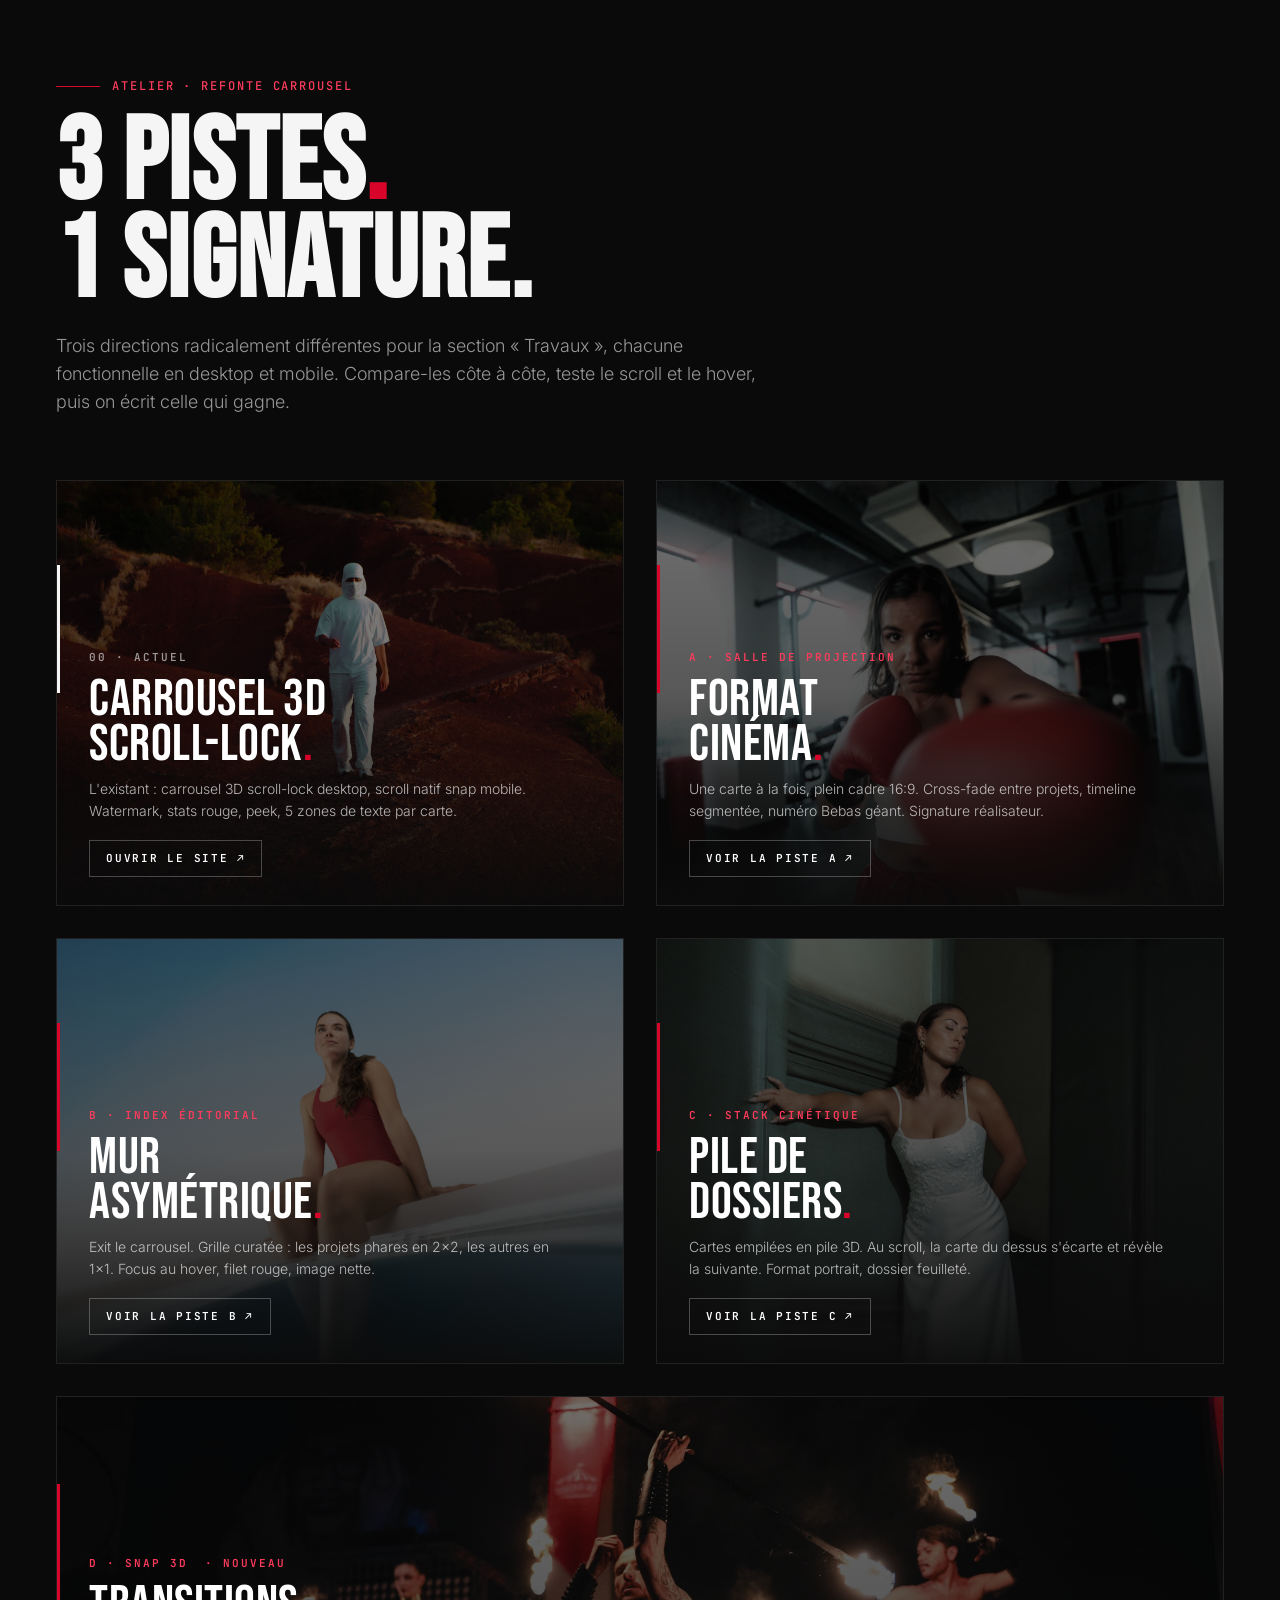
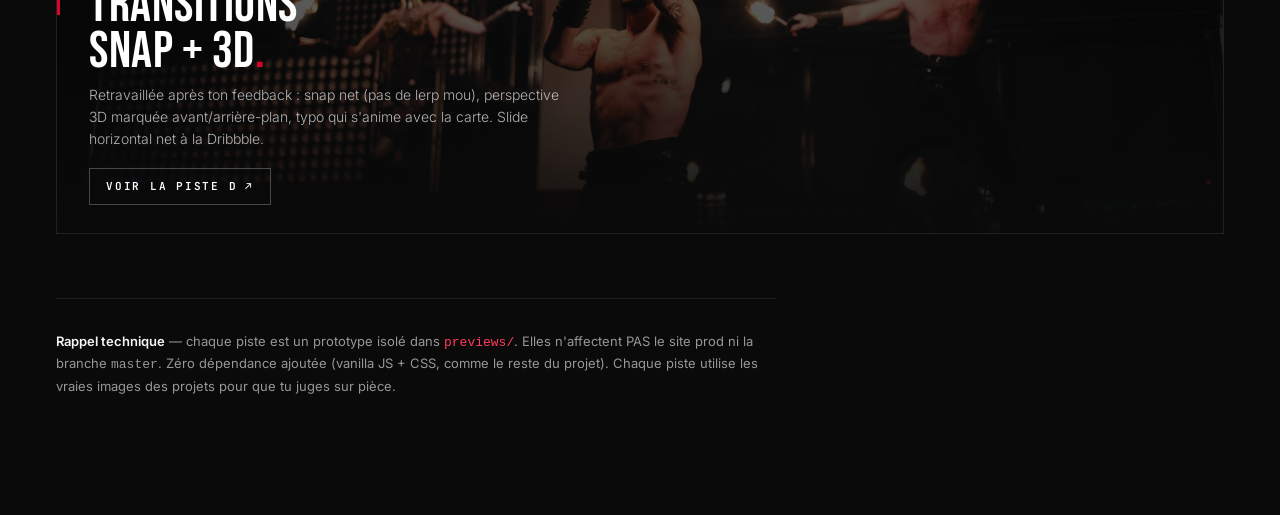
<file: previews/index.html>
<!DOCTYPE html>
<html lang="fr">
<head>
<meta charset="utf-8">
<meta name="viewport" content="width=device-width, initial-scale=1">
<title>Previews — Refonte Carrousel · Bastien Agus</title>
<base href="/">
<link rel="icon" type="image/svg+xml" href="favicon.svg">
<link rel="preconnect" href="https://fonts.googleapis.com">
<link rel="preconnect" href="https://fonts.gstatic.com" crossorigin>
<link href="https://fonts.googleapis.com/css2?family=Bebas+Neue&family=Inter:wght@300;400;500;600;700&family=JetBrains+Mono:wght@400;500;600&family=Ms+Madi&display=swap" rel="stylesheet">
<style>
  :root {
    --bg: #0a0a0a; --ink: #f5f5f5; --red: #d90429; --red-text: #ff3b5c;
    --ink-dim: rgba(245,245,245,.6); --cream: #f0ede8;
    --display: 'Bebas Neue', sans-serif;
    --sans: 'Inter', system-ui, sans-serif;
    --mono: 'JetBrains Mono', monospace;
    --script: 'Ms Madi', cursive;
  }
  *, *::before, *::after { margin:0; padding:0; box-sizing:border-box; }
  body { background: var(--bg); color: var(--ink); font-family: var(--sans); min-height: 100vh; }
  a { color: inherit; text-decoration: none; }

  .hub { max-width: 1400px; margin: 0 auto; padding: 80px 56px 120px; }
  .hub__eyebrow { display: flex; align-items: center; gap: 12px; margin-bottom: 24px; }
  .hub__eyebrow-line { width: 44px; height: 1px; background: var(--red); }
  .hub__eyebrow-text { font: 500 12px/1 var(--mono); letter-spacing: .16em; color: var(--red-text); }
  .hub__title { font-family: var(--display); font-size: min(9vw,120px); line-height: .85; letter-spacing: .01em; margin-bottom: 20px; }
  .hub__title .red { color: var(--red); }
  .hub__lead { max-width: 720px; font: 300 18px/1.55 var(--sans); color: var(--ink-dim); margin-bottom: 64px; }

  .hub__grid { display: grid; grid-template-columns: repeat(2, 1fr); gap: 32px; }
  @media (max-width: 900px) { .hub__grid { grid-template-columns: 1fr; gap: 20px; } .hub { padding: 60px 24px 80px; } }

  .card {
    position: relative; display: block; overflow: hidden;
    aspect-ratio: 4/3; background: #131313;
    border: 1px solid rgba(255,255,255,.06);
    transition: transform .5s cubic-bezier(.22,.61,.36,1), border-color .3s ease;
  }
  .card:hover { border-color: rgba(255,255,255,.2); }
  .card:hover .card__bg { transform: scale(1.06); filter: none; }
  .card:hover .card__rail { height: 60%; }

  .card__bg {
    position: absolute; inset: 0; background-size: cover; background-position: center;
    filter: grayscale(30%) brightness(.55);
    transition: transform 1s cubic-bezier(.22,.61,.36,1), filter .5s ease;
  }
  .card__scrim {
    position: absolute; inset: 0;
    background: linear-gradient(to top, rgba(10,10,10,.95) 0%, rgba(10,10,10,.4) 50%, rgba(10,10,10,.2) 100%);
  }
  .card__rail {
    position: absolute; left: 0; top: 20%; width: 3px; height: 30%; background: var(--red);
    transition: height .5s cubic-bezier(.22,.61,.36,1);
  }
  .card__body {
    position: absolute; left: 32px; right: 32px; bottom: 28px; z-index: 2;
  }
  .card__num {
    font: 600 11px/1 var(--mono); letter-spacing: .18em; color: var(--red-text); margin-bottom: 14px;
  }
  .card__title {
    font-family: var(--display); font-size: min(5.2vw,52px); line-height: .88; letter-spacing: .01em;
    color: #fff; margin-bottom: 10px;
  }
  .card__title .red { color: var(--red); }
  .card__lead {
    font: 300 14px/1.55 var(--sans); color: rgba(245,245,245,.72); max-width: 480px;
  }
  .card__cta {
    display: inline-flex; align-items: center; gap: 8px;
    margin-top: 18px; font: 600 11px/1 var(--mono); letter-spacing: .16em; color: #fff;
    padding: 12px 16px; border: 1px solid rgba(255,255,255,.25);
    transition: background .3s ease, border-color .3s ease;
  }
  .card:hover .card__cta { background: var(--red); border-color: var(--red); }
  .card__cta-arrow { display: inline-block; transition: transform .3s ease; }
  .card:hover .card__cta-arrow { transform: translate(3px,-3px); }

  .card--current .card__bg { filter: grayscale(0%) brightness(.7); }
  .card--current .card__num { color: var(--ink-dim); }
  .card--current .card__rail { background: var(--ink); }
  .card--current:hover .card__cta { background: transparent; border-color: var(--ink); }

  .footer-note {
    margin-top: 64px; padding-top: 32px; border-top: 1px solid rgba(255,255,255,.08);
    font: 400 13px/1.6 var(--sans); color: var(--ink-dim); max-width: 720px;
  }
  .footer-note strong { color: var(--ink); font-weight: 600; }
</style>
</head>
<body>
<main class="hub">
  <div class="hub__eyebrow">
    <span class="hub__eyebrow-line"></span>
    <span class="hub__eyebrow-text">ATELIER · REFONTE CARROUSEL</span>
  </div>
  <h1 class="hub__title">3 pistes<span class="red">.</span><br>1 signature.</h1>
  <p class="hub__lead">Trois directions radicalement différentes pour la section « Travaux », chacune fonctionnelle en desktop et mobile. Compare-les côte à côte, teste le scroll et le hover, puis on écrit celle qui gagne.</p>

  <div class="hub__grid">

    <a href="/" class="card card--current" target="_blank" rel="noopener">
      <div class="card__bg" style="background-image:url('assets/img/hakai-allumer.jpg')"></div>
      <div class="card__scrim"></div>
      <div class="card__rail"></div>
      <div class="card__body">
        <div class="card__num">00 · ACTUEL</div>
        <div class="card__title">CARROUSEL 3D<br>SCROLL-LOCK<span class="red">.</span></div>
        <p class="card__lead">L'existant : carrousel 3D scroll-lock desktop, scroll natif snap mobile. Watermark, stats rouge, peek, 5 zones de texte par carte.</p>
        <span class="card__cta">OUVRIR LE SITE <span class="card__cta-arrow">↗</span></span>
      </div>
    </a>

    <a href="previews/piste-a.html" class="card">
      <div class="card__bg" style="background-image:url('assets/img/wsc-spot.jpg')"></div>
      <div class="card__scrim"></div>
      <div class="card__rail"></div>
      <div class="card__body">
        <div class="card__num">A · SALLE DE PROJECTION</div>
        <div class="card__title">FORMAT<br>CINÉMA<span class="red">.</span></div>
        <p class="card__lead">Une carte à la fois, plein cadre 16:9. Cross-fade entre projets, timeline segmentée, numéro Bebas géant. Signature réalisateur.</p>
        <span class="card__cta">VOIR LA PISTE A <span class="card__cta-arrow">↗</span></span>
      </div>
    </a>

    <a href="previews/piste-b.html" class="card">
      <div class="card__bg" style="background-image:url('assets/img/wsc-affichage.jpg')"></div>
      <div class="card__scrim"></div>
      <div class="card__rail"></div>
      <div class="card__body">
        <div class="card__num">B · INDEX ÉDITORIAL</div>
        <div class="card__title">MUR<br>ASYMÉTRIQUE<span class="red">.</span></div>
        <p class="card__lead">Exit le carrousel. Grille curatée : les projets phares en 2×2, les autres en 1×1. Focus au hover, filet rouge, image nette.</p>
        <span class="card__cta">VOIR LA PISTE B <span class="card__cta-arrow">↗</span></span>
      </div>
    </a>

    <a href="previews/piste-c.html" class="card">
      <div class="card__bg" style="background-image:url('assets/img/maison-lyne-st-andre.jpg')"></div>
      <div class="card__scrim"></div>
      <div class="card__rail"></div>
      <div class="card__body">
        <div class="card__num">C · STACK CINÉTIQUE</div>
        <div class="card__title">PILE DE<br>DOSSIERS<span class="red">.</span></div>
        <p class="card__lead">Cartes empilées en pile 3D. Au scroll, la carte du dessus s'écarte et révèle la suivante. Format portrait, dossier feuilleté.</p>
        <span class="card__cta">VOIR LA PISTE C <span class="card__cta-arrow">↗</span></span>
      </div>
    </a>

    <a href="previews/piste-d.html" class="card" style="grid-column: 1 / -1; aspect-ratio: 8/3;">
      <div class="card__bg" style="background-image:url('assets/img/docks40.jpg')"></div>
      <div class="card__scrim"></div>
      <div class="card__rail"></div>
      <div class="card__body">
        <div class="card__num">D · SNAP 3D <span style="color:var(--red-text);margin-left:8px">· NOUVEAU</span></div>
        <div class="card__title">TRANSITIONS<br>SNAP + 3D<span class="red">.</span></div>
        <p class="card__lead">Retravaillée après ton feedback : snap net (pas de lerp mou), perspective 3D marquée avant/arrière-plan, typo qui s'anime avec la carte. Slide horizontal net à la Dribbble.</p>
        <span class="card__cta">VOIR LA PISTE D <span class="card__cta-arrow">↗</span></span>
      </div>
    </a>

  </div>

  <p class="footer-note">
    <strong>Rappel technique</strong> — chaque piste est un prototype isolé dans <code style="color:var(--red-text)">previews/</code>. Elles n'affectent PAS le site prod ni la branche <code>master</code>. Zéro dépendance ajoutée (vanilla JS + CSS, comme le reste du projet). Chaque piste utilise les vraies images des projets pour que tu juges sur pièce.
  </p>
</main>
</body>
</html>
</file>
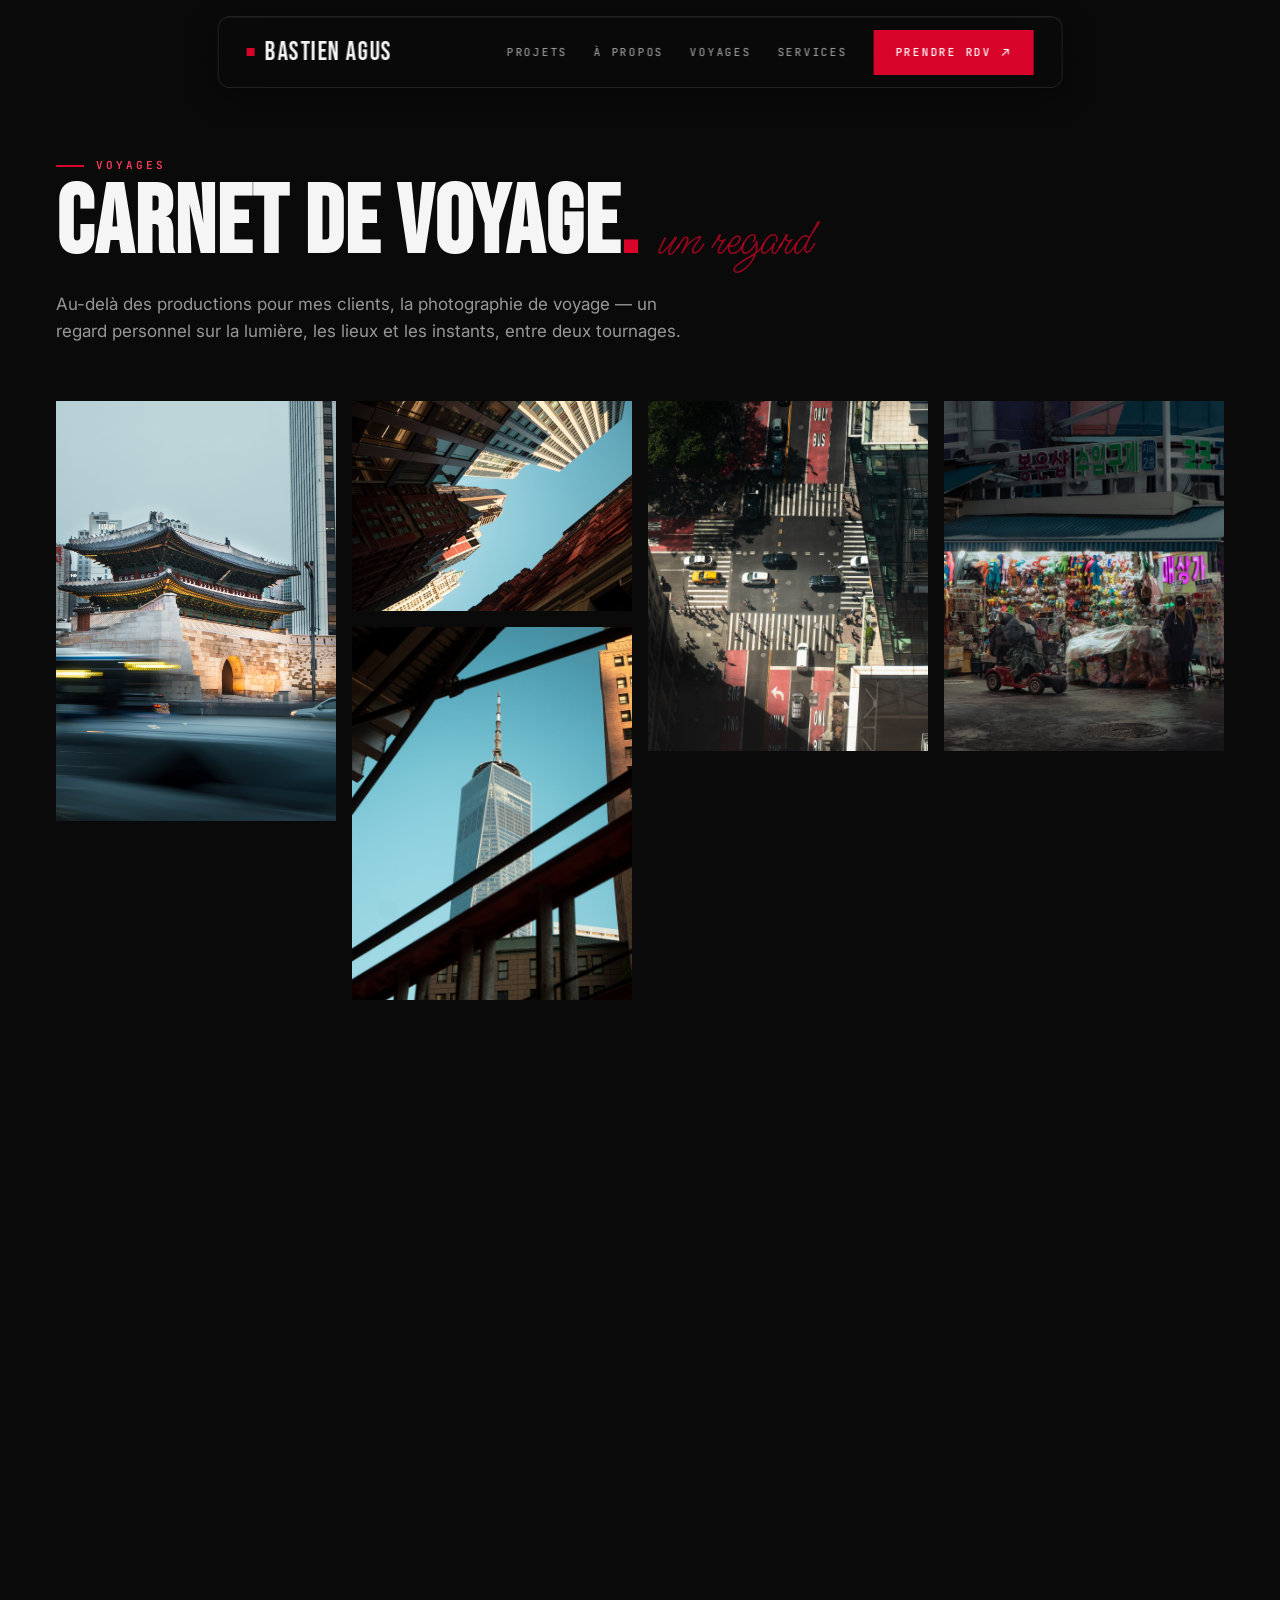
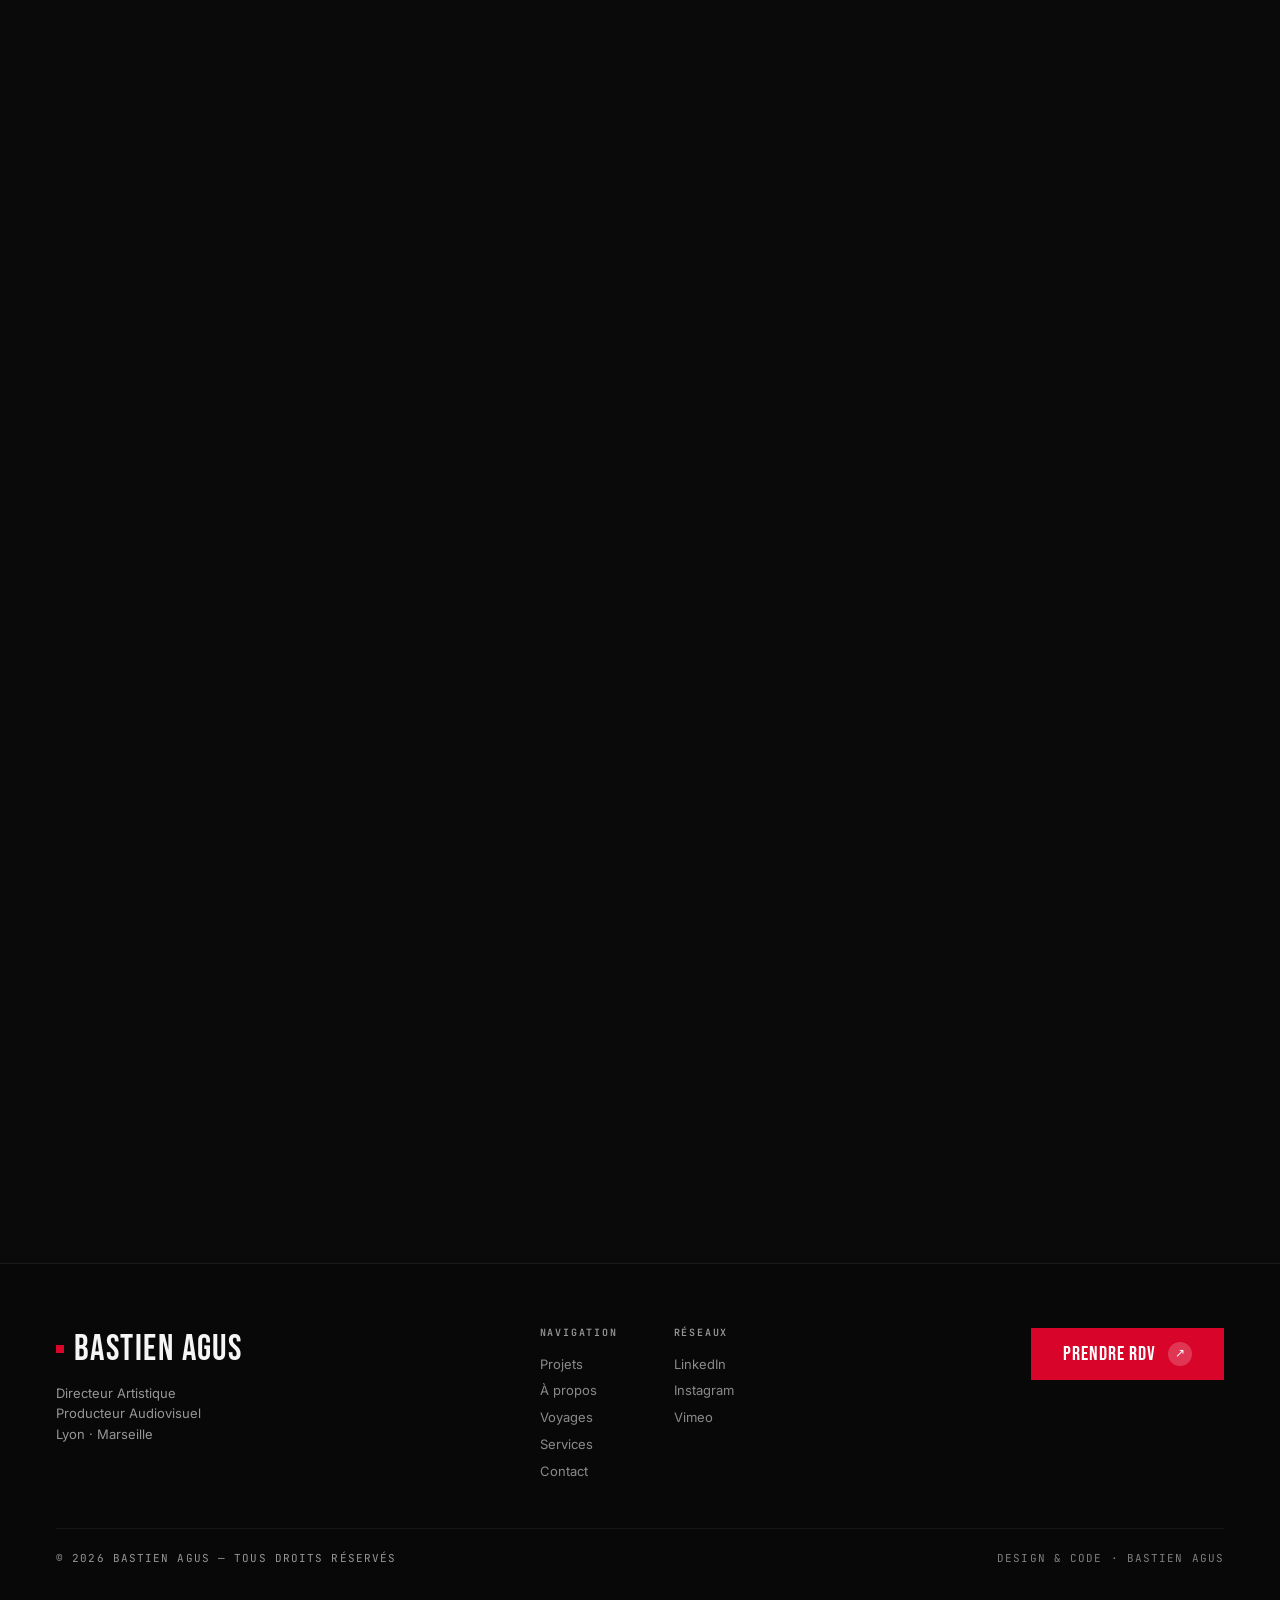
<file: voyages.html>
<!DOCTYPE html>
<html lang="fr">
<head>
<meta charset="utf-8">
<meta name="viewport" content="width=device-width, initial-scale=1">
<title>Voyages — Bastien Agus, photographie personnelle</title>
<meta name="description" content="Carnet de voyage de Bastien Agus, Directeur Artistique — un regard photographique personnel sur la lumière, les lieux et les instants, entre deux tournages.">
<link rel="icon" type="image/svg+xml" href="favicon.svg">
<!-- Hébergement gratuit Vercel (bastienagus.vercel.app) en attendant l'achat d'un nom de domaine — voir js/project-page.js (SITE_URL) -->
<link rel="canonical" href="https://bastienagus.vercel.app/voyages.html">
<meta property="og:type" content="website">
<meta property="og:site_name" content="Bastien Agus">
<meta property="og:locale" content="fr_FR">
<meta property="og:url" content="https://bastienagus.vercel.app/voyages.html">
<meta property="og:title" content="Voyages — Bastien Agus, photographie personnelle">
<meta property="og:description" content="Carnet de voyage de Bastien Agus, Directeur Artistique — un regard photographique personnel sur la lumière, les lieux et les instants, entre deux tournages.">
<meta property="og:image" content="https://bastienagus.vercel.app/assets/img/voyages/01.jpg">
<meta name="twitter:card" content="summary_large_image">
<meta name="twitter:title" content="Voyages — Bastien Agus, photographie personnelle">
<meta name="twitter:description" content="Carnet de voyage de Bastien Agus, Directeur Artistique — un regard photographique personnel sur la lumière, les lieux et les instants, entre deux tournages.">
<meta name="twitter:image" content="https://bastienagus.vercel.app/assets/img/voyages/01.jpg">
<link rel="preconnect" href="https://fonts.googleapis.com">
<link rel="preconnect" href="https://fonts.gstatic.com" crossorigin>
<link href="https://fonts.googleapis.com/css2?family=Bebas+Neue&family=Inter:wght@300;400;500;600;700&family=JetBrains+Mono:wght@400;500;600&family=Ms+Madi&display=swap" rel="stylesheet">
<link rel="stylesheet" href="css/styles.css">
</head>
<body>

<a href="#main-content" class="skip-link">Aller au contenu</a>

<!-- NAV (état statique/posé : pas de hero derrière, même pattern que projet.html) -->
<nav class="nav is-split" id="nav" data-static="true">
  <a href="index.html#hero" class="nav__brand">
    <span class="dot"></span>
    BASTIEN AGUS
  </a>
  <div class="nav__links">
    <a href="index.html#projets" class="nav__link">PROJETS</a>
    <a href="index.html#about" class="nav__link">À PROPOS</a>
    <a href="voyages.html" class="nav__link">VOYAGES</a>
    <a href="index.html#services" class="nav__link">SERVICES</a>
    <a href="index.html#contact" class="nav__cta">
      PRENDRE RDV
      <span class="nav__cta-arrow">↗</span>
    </a>
  </div>
  <button class="nav__burger" id="navBurger" type="button" aria-expanded="false" aria-controls="navMobilePanel" aria-label="Ouvrir le menu">
    <span class="nav__burger-bar"></span>
    <span class="nav__burger-bar"></span>
    <span class="nav__burger-bar"></span>
  </button>
</nav>
<div class="nav__mobile-panel" id="navMobilePanel">
  <a href="index.html#projets" class="nav__mobile-link">PROJETS</a>
  <a href="index.html#about" class="nav__mobile-link">À PROPOS</a>
  <a href="voyages.html" class="nav__mobile-link">VOYAGES</a>
  <a href="index.html#services" class="nav__mobile-link">SERVICES</a>
  <a href="index.html#contact" class="nav__mobile-link">PRENDRE RDV ↗</a>
</div>

<main id="main-content">
<!-- ============================== VOYAGES (galerie photo personnelle) ============================== -->
<section id="voyages" class="gallery">
  <div class="gallery__inner">
    <div class="eyebrow" data-reveal data-d="0">
      <span class="eyebrow__line"></span>
      <span class="eyebrow__text">VOYAGES</span>
    </div>
    <div class="gallery__head">
      <h1 class="section-title gallery__title" data-reveal data-split data-d="80">CARNET DE VOYAGE<span class="red">.</span></h1>
      <span class="script script--muted gallery__script" data-reveal data-d="120">un regard</span>
    </div>
    <p class="gallery__lead" data-reveal data-d="160">Au-delà des productions pour mes clients, la photographie de voyage — un regard personnel sur la lumière, les lieux et les instants, entre deux tournages.</p>
    <div class="gallery__grid" id="galleryGrid">
      <!-- Photos générées automatiquement depuis js/gallery.js -->
    </div>
  </div>
</section>
</main>

<!-- FOOTER -->
<footer class="footer">
  <div class="footer__top">
    <div>
      <div class="footer__brand">
        <span class="dot"></span>
        BASTIEN AGUS
      </div>
      <div class="footer__tagline">Directeur Artistique<br>Producteur Audiovisuel<br>Lyon · Marseille</div>
    </div>
    <div class="footer__cols">
      <div>
        <div class="footer__col-title">NAVIGATION</div>
        <div class="footer__col-links">
          <a href="index.html#projets">Projets</a>
          <a href="index.html#about">À propos</a>
          <a href="voyages.html">Voyages</a>
          <a href="index.html#services">Services</a>
          <a href="index.html#contact">Contact</a>
        </div>
      </div>
      <div>
        <div class="footer__col-title">RÉSEAUX</div>
        <div class="footer__col-links">
          <a href="https://www.linkedin.com/in/bastien-agus-53ba7216b/" target="_blank" rel="noopener noreferrer">LinkedIn</a>
          <a href="https://www.instagram.com/abcreazion/" target="_blank" rel="noopener noreferrer">Instagram</a>
          <a href="#">Vimeo</a>
        </div>
      </div>
    </div>
    <div>
      <a href="index.html#contact" class="btn-primary">
        PRENDRE RDV
        <span class="btn-primary__arrow btn-primary__arrow--sm">↗</span>
      </a>
    </div>
  </div>
  <div class="footer__bottom">
    <span>© 2026 BASTIEN AGUS — TOUS DROITS RÉSERVÉS</span>
    <span>DESIGN &amp; CODE · BASTIEN AGUS</span>
  </div>
</footer>

<script src="js/gallery.js"></script>
<script src="js/main.js"></script>
</body>
</html>
</file>
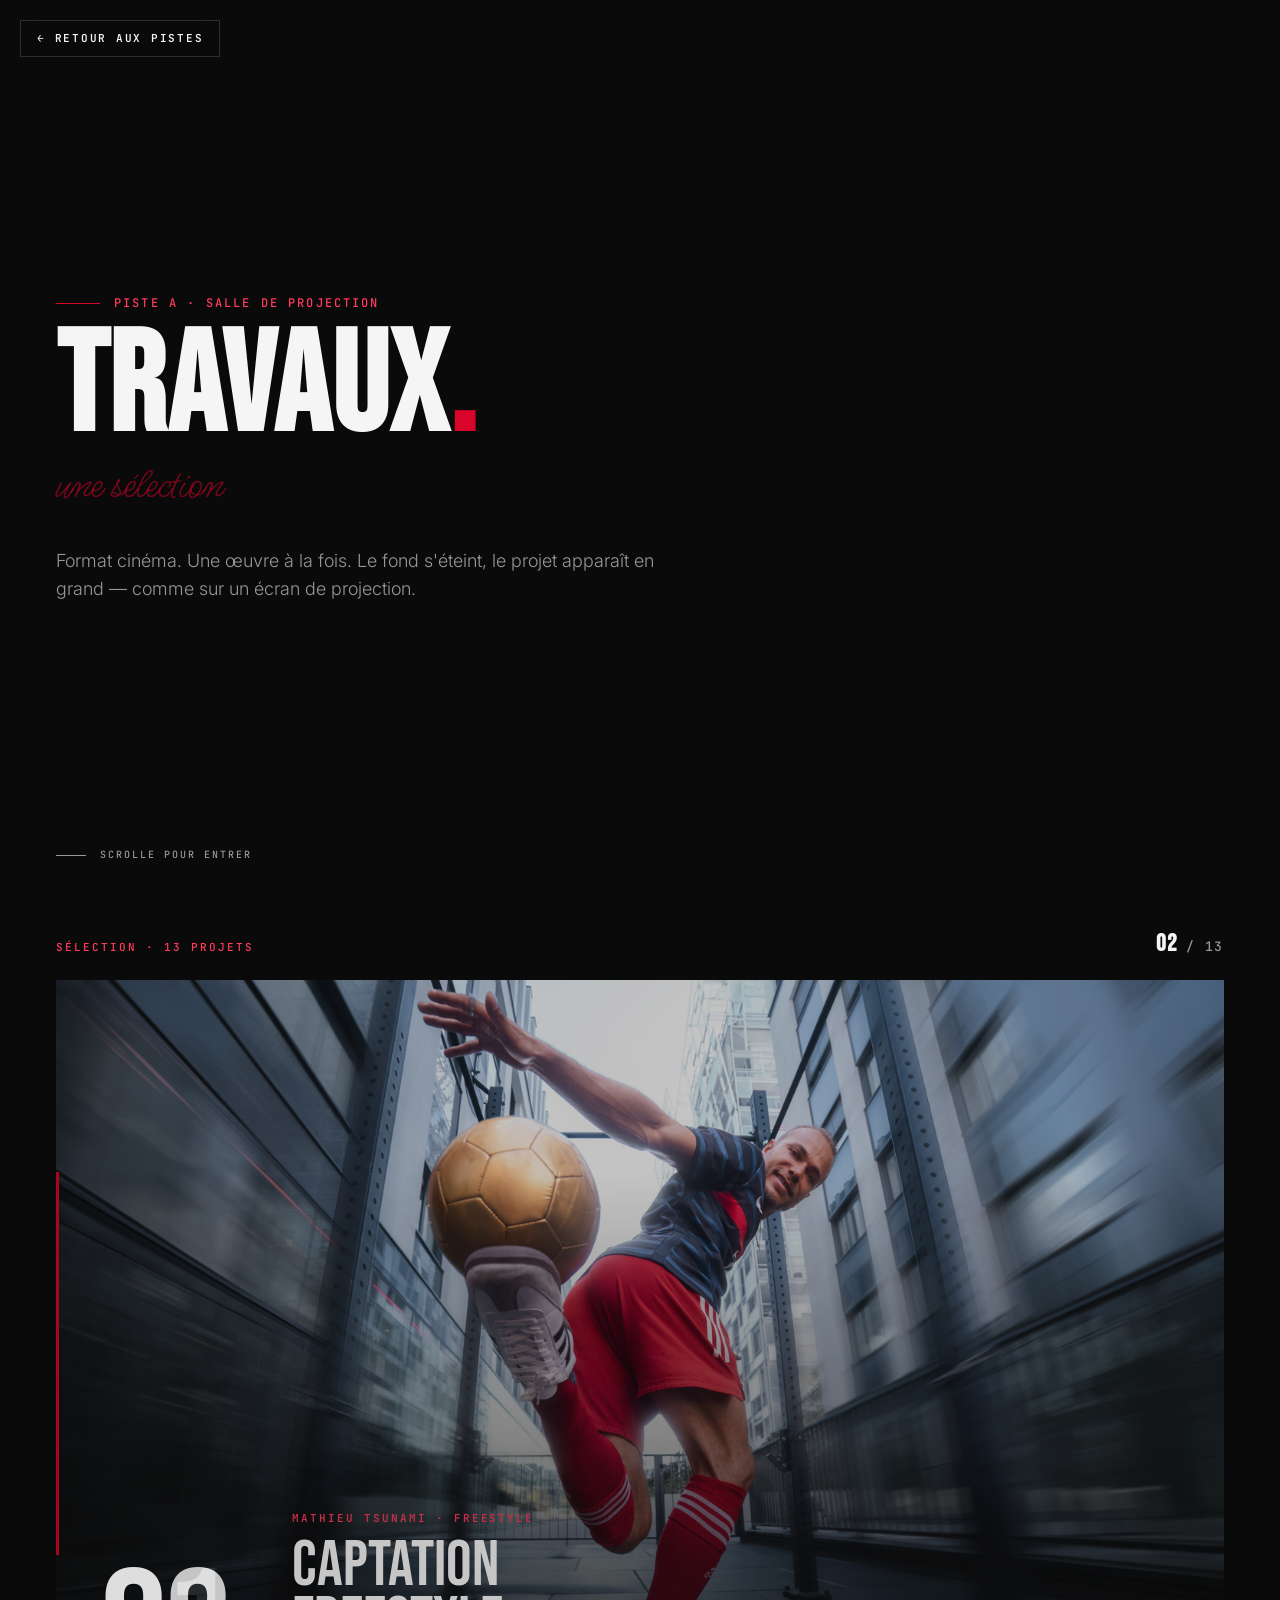
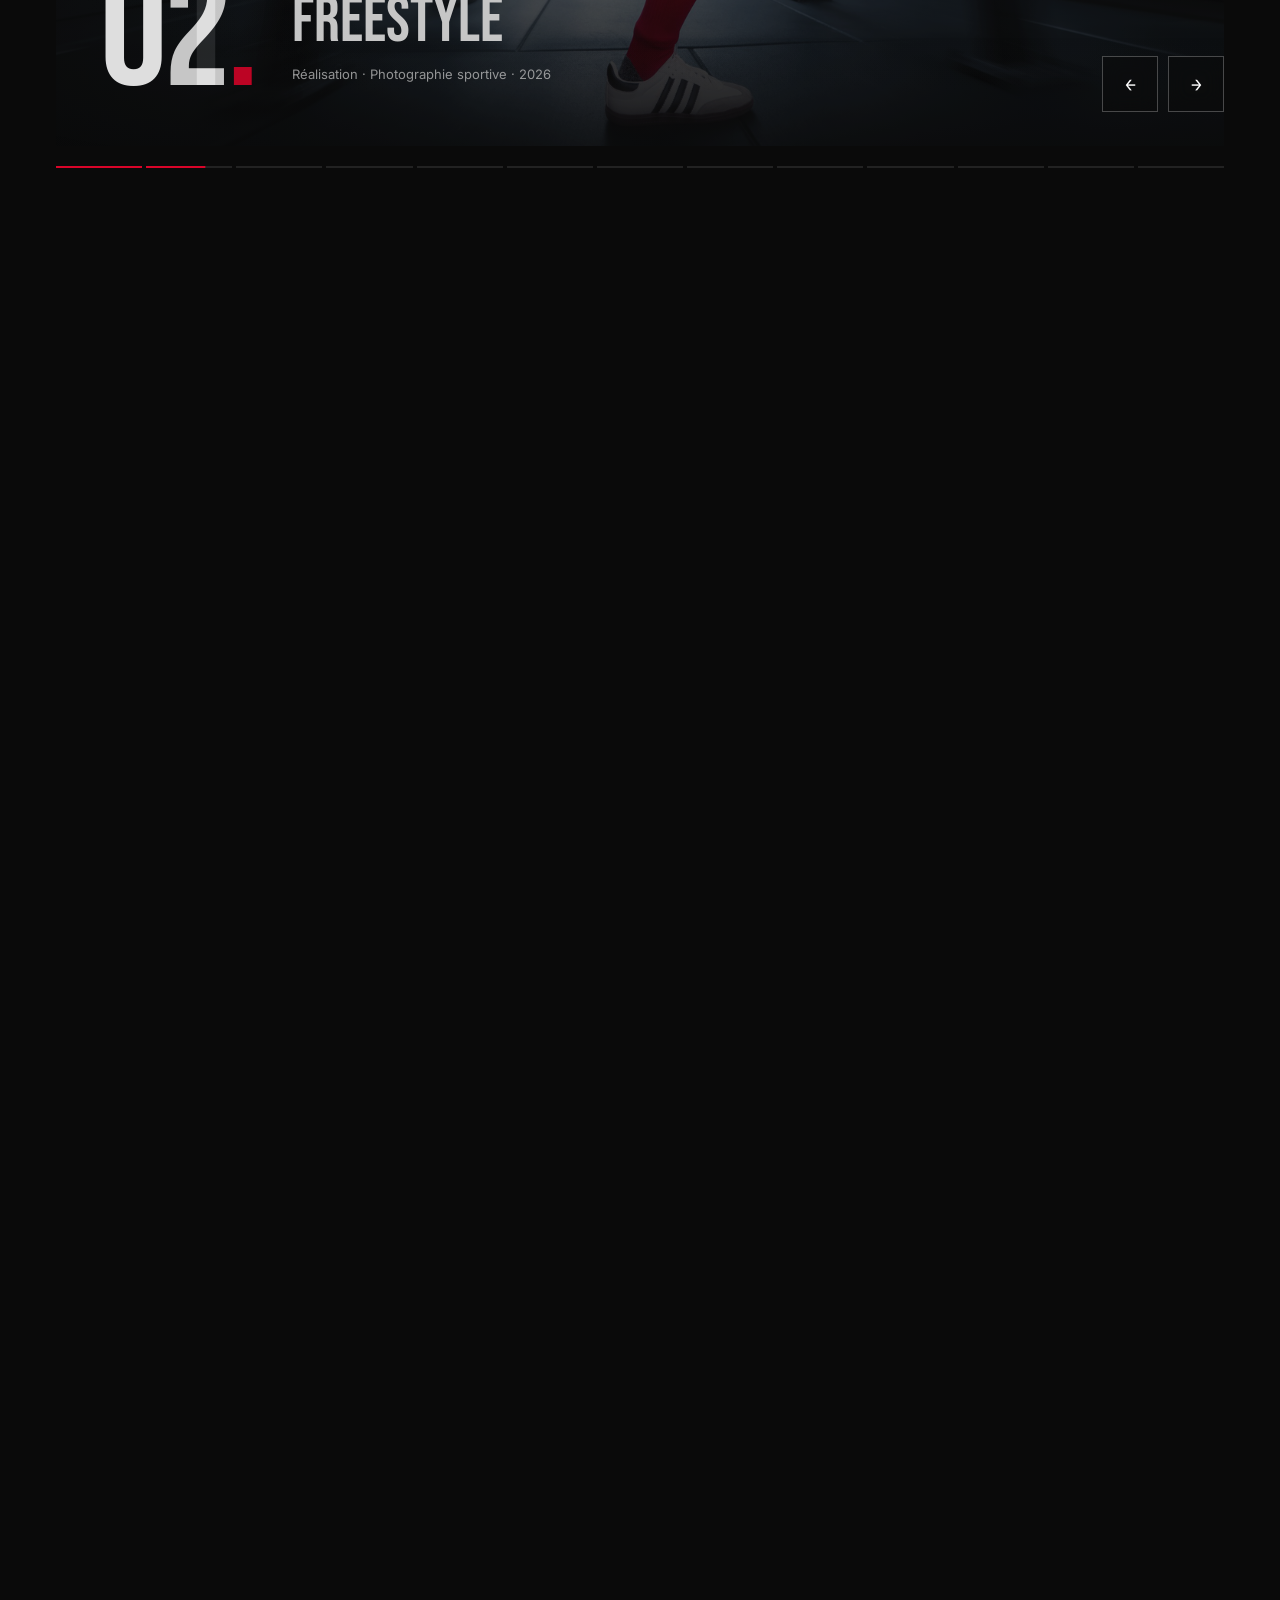
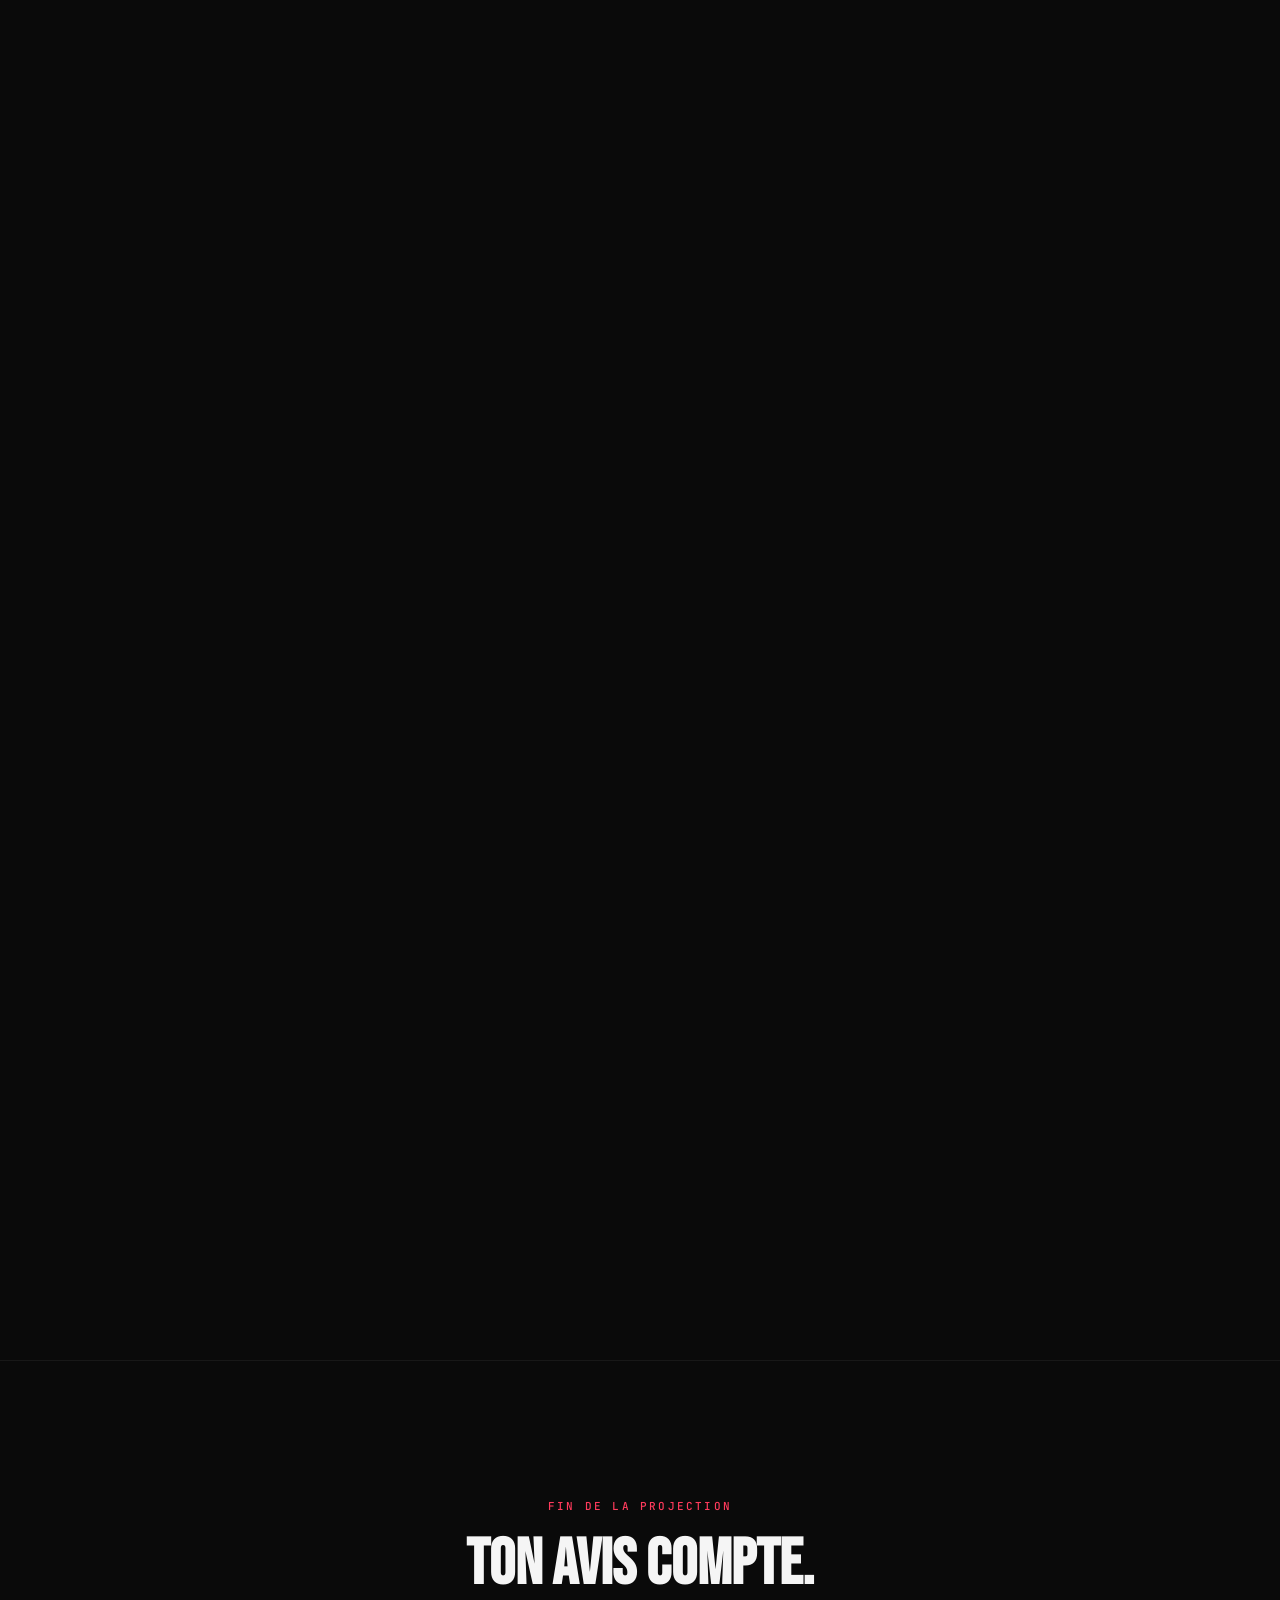
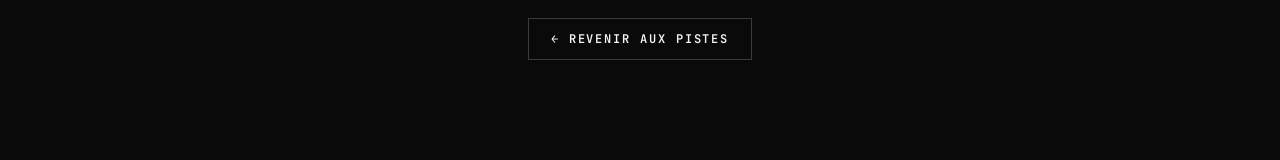
<file: previews/piste-a.html>
<!DOCTYPE html>
<html lang="fr">
<head>
<meta charset="utf-8">
<meta name="viewport" content="width=device-width, initial-scale=1">
<title>Piste A — Salle de projection · Preview Carrousel Bastien Agus</title>
<base href="/">
<link rel="icon" type="image/svg+xml" href="favicon.svg">
<link rel="preconnect" href="https://fonts.googleapis.com">
<link rel="preconnect" href="https://fonts.gstatic.com" crossorigin>
<link href="https://fonts.googleapis.com/css2?family=Bebas+Neue&family=Inter:wght@300;400;500;600;700&family=JetBrains+Mono:wght@400;500;600&family=Ms+Madi&display=swap" rel="stylesheet">
<style>
:root {
  --bg:#0a0a0a; --ink:#f5f5f5; --red:#d90429; --red-text:#ff3b5c;
  --ink-dim: rgba(245,245,245,.6);
  --display:'Bebas Neue',sans-serif; --sans:'Inter',system-ui,sans-serif;
  --mono:'JetBrains Mono',monospace; --script:'Ms Madi',cursive;
  --ease:cubic-bezier(.22,.61,.36,1);
}
*,*::before,*::after { margin:0; padding:0; box-sizing:border-box; }
html { scroll-behavior: smooth; }
body { background: var(--bg); color: var(--ink); font-family: var(--sans); overflow-x: hidden; -webkit-font-smoothing: antialiased; }
a { color: inherit; text-decoration: none; }

.preview-back {
  position: fixed; top: 20px; left: 20px; z-index: 100;
  padding: 12px 16px; background: rgba(10,10,10,.7); backdrop-filter: blur(12px);
  border: 1px solid rgba(255,255,255,.15);
  font: 600 11px/1 var(--mono); letter-spacing: .16em; color: var(--ink);
  transition: border-color .3s ease, background .3s ease;
}
.preview-back:hover { border-color: var(--red); background: rgba(217,4,41,.15); }

/* ——— Intro ——— */
.a-intro {
  min-height: 100vh; display: flex; align-items: center;
  padding: 80px 56px; background: var(--bg); position: relative;
}
.a-intro__inner { max-width: 900px; }
.a-intro__eyebrow { display: flex; align-items: center; gap: 14px; margin-bottom: 20px; }
.a-intro__eyebrow-line { width: 44px; height: 1px; background: var(--red); }
.a-intro__eyebrow-text { font: 500 12px/1 var(--mono); letter-spacing: .18em; color: var(--red-text); }
.a-intro__title { font-family: var(--display); font-size: min(11vw,148px); line-height: .85; letter-spacing: .01em; }
.a-intro__title .red { color: var(--red); }
.a-intro__script { font-family: var(--script); font-size: min(4vw,44px); color: rgba(217,4,41,.55); margin-top: 8px; }
.a-intro__lead { font: 300 18px/1.55 var(--sans); color: var(--ink-dim); max-width: 640px; margin-top: 32px; }
.a-intro__hint {
  position: absolute; bottom: 40px; left: 56px;
  display: flex; align-items: center; gap: 14px;
  font: 500 10px/1 var(--mono); letter-spacing: .2em; color: var(--ink-dim);
}
.a-intro__hint-line { width: 30px; height: 1px; background: var(--ink-dim); animation: aPulse 2s ease-in-out infinite; }
@keyframes aPulse { 0%,100% { opacity: .3; transform: scaleX(.7); } 50% { opacity: 1; transform: scaleX(1); } }

/* ——— Carousel (scroll-lock) ——— */
.a-carousel { position: relative; background: var(--bg); }
.a-carousel__sticky {
  position: sticky; top: 0; height: 100vh; overflow: hidden;
  display: flex; flex-direction: column;
}
.a-carousel__header {
  flex: none; padding: 32px 56px 0;
  display: flex; justify-content: space-between; align-items: baseline;
}
.a-carousel__eyebrow { font: 500 11px/1 var(--mono); letter-spacing: .18em; color: var(--red-text); }
.a-carousel__counter {
  font: 500 13px/1 var(--mono); letter-spacing: .12em; color: var(--ink-dim);
  display: flex; align-items: baseline; gap: 8px;
}
.a-carousel__counter b { color: var(--ink); font-weight: 600; font-family: var(--display); font-size: 24px; letter-spacing: .04em; }

.a-carousel__stage {
  flex: 1; position: relative; margin: 24px 56px 20px;
}
.a-card {
  position: absolute; inset: 0; overflow: hidden;
  opacity: 0; pointer-events: none; display: block;
  will-change: opacity;
}
.a-card.is-active { pointer-events: auto; }
.a-card__img {
  position: absolute; inset: 0; background-size: cover; background-position: center;
  transform: scale(1.02); transition: transform 8s var(--ease);
}
.a-card.is-active .a-card__img { transform: scale(1.08); }
.a-card__scrim {
  position: absolute; inset: 0;
  background:
    linear-gradient(to top, rgba(10,10,10,.9) 0%, rgba(10,10,10,.35) 40%, transparent 75%),
    linear-gradient(to right, rgba(10,10,10,.55) 0%, transparent 30%);
}
.a-card__rail {
  position: absolute; left: 0; top: 25%; width: 3px; height: 50%; background: var(--red);
  transform: scaleY(0); transform-origin: top; transition: transform .8s var(--ease);
}
.a-card.is-active .a-card__rail { transform: scaleY(1); }

.a-card__body {
  position: absolute; left: 44px; right: 44px; bottom: 44px;
  display: grid; grid-template-columns: auto 1fr; align-items: end; gap: 36px;
}
.a-card__num {
  font-family: var(--display); font-size: min(14vw,168px); line-height: .8; color: #fff;
  letter-spacing: -.02em;
}
.a-card__num .dot { color: var(--red); }
.a-card__info { padding-bottom: 18px; }
.a-card__client {
  font: 600 11px/1 var(--mono); letter-spacing: .18em; color: var(--red-text); margin-bottom: 14px;
  opacity: 0; transform: translateY(10px); transition: opacity .6s var(--ease) .1s, transform .6s var(--ease) .1s;
}
.a-card__title {
  font-family: var(--display); font-size: min(5.5vw,64px); line-height: .88; color: #fff; margin-bottom: 14px;
  opacity: 0; transform: translateY(14px); transition: opacity .8s var(--ease) .2s, transform .8s var(--ease) .2s;
}
.a-card__meta {
  font: 400 13px/1.5 var(--sans); color: rgba(255,255,255,.72); max-width: 540px;
  opacity: 0; transform: translateY(10px); transition: opacity .8s var(--ease) .3s, transform .8s var(--ease) .3s;
}
.a-card.is-active .a-card__client,
.a-card.is-active .a-card__title,
.a-card.is-active .a-card__meta { opacity: 1; transform: none; }

/* ——— Timeline ——— */
.a-carousel__timeline {
  flex: none; padding: 0 56px 32px;
  display: flex; gap: 4px; align-items: center;
}
.a-carousel__seg {
  flex: 1; height: 2px; background: rgba(255,255,255,.1); position: relative; overflow: hidden;
}
.a-carousel__seg-fill {
  position: absolute; inset: 0; background: var(--red);
  transform: scaleX(0); transform-origin: left;
}

/* ——— Nav ——— */
.a-nav {
  position: absolute; right: 56px; bottom: 88px; z-index: 5;
  display: flex; gap: 10px;
}
.a-nav__btn {
  width: 56px; height: 56px; border: 1px solid rgba(255,255,255,.25); background: rgba(10,10,10,.5);
  backdrop-filter: blur(10px); color: #fff; font-size: 18px; cursor: pointer;
  display: flex; align-items: center; justify-content: center;
  transition: border-color .3s ease, background .3s ease, transform .3s ease;
  font-family: var(--mono);
}
.a-nav__btn:hover { border-color: var(--red); background: rgba(217,4,41,.25); }
.a-nav__btn:disabled { opacity: .3; cursor: not-allowed; }

/* ——— Outro ——— */
.a-outro {
  padding: 140px 56px 100px; background: var(--bg);
  border-top: 1px solid rgba(255,255,255,.06);
  display: flex; flex-direction: column; align-items: center; gap: 24px;
}
.a-outro__label { font: 500 11px/1 var(--mono); letter-spacing: .2em; color: var(--red-text); }
.a-outro__title { font-family: var(--display); font-size: min(6vw,64px); line-height: .9; text-align: center; }
.a-outro__back {
  display: inline-flex; align-items: center; gap: 10px; padding: 14px 22px;
  border: 1px solid rgba(255,255,255,.2); font: 600 12px/1 var(--mono); letter-spacing: .16em;
  transition: background .3s ease, border-color .3s ease;
}
.a-outro__back:hover { background: var(--red); border-color: var(--red); }

/* ——— Mobile ——— */
@media (max-width: 900px) {
  .a-intro { padding: 60px 24px; min-height: 80vh; }
  .a-intro__hint { left: 24px; bottom: 24px; }
  .a-carousel__sticky { position: static; height: auto; padding: 24px 0 32px; }
  .a-carousel__header { padding: 0 24px 20px; }
  .a-carousel__stage {
    height: 72vh; min-height: 480px; margin: 0;
    overflow-x: auto; overflow-y: hidden;
    scroll-snap-type: x mandatory;
    -webkit-overflow-scrolling: touch; scrollbar-width: none;
    display: flex; gap: 12px; padding: 0 24px;
  }
  .a-carousel__stage::-webkit-scrollbar { display: none; }
  .a-card {
    position: relative; flex: 0 0 88vw; opacity: 1; pointer-events: auto;
    scroll-snap-align: center; height: 100%;
  }
  .a-card__rail { transform: scaleY(1); }
  .a-card__client, .a-card__title, .a-card__meta { opacity: 1; transform: none; }
  .a-card__img { transform: scale(1.02); }
  .a-card__body { left: 24px; right: 24px; bottom: 28px; gap: 18px; grid-template-columns: 1fr; }
  .a-card__num { font-size: 22vw; }
  .a-card__title { font-size: 8vw; }
  .a-carousel__timeline { padding: 20px 24px; }
  .a-nav { display: none; }
  .a-outro { padding: 80px 24px; }
}

@media (prefers-reduced-motion: reduce) {
  .a-card__img { transition: none !important; }
  html { scroll-behavior: auto; }
}
</style>
</head>
<body>

<a href="previews/index.html" class="preview-back">← RETOUR AUX PISTES</a>

<!-- INTRO -->
<section class="a-intro">
  <div class="a-intro__inner">
    <div class="a-intro__eyebrow">
      <span class="a-intro__eyebrow-line"></span>
      <span class="a-intro__eyebrow-text">PISTE A · SALLE DE PROJECTION</span>
    </div>
    <h1 class="a-intro__title">TRAVAUX<span class="red">.</span></h1>
    <div class="a-intro__script">une sélection</div>
    <p class="a-intro__lead">Format cinéma. Une œuvre à la fois. Le fond s'éteint, le projet apparaît en grand — comme sur un écran de projection.</p>
  </div>
  <div class="a-intro__hint">
    <span class="a-intro__hint-line"></span>
    <span>SCROLLE POUR ENTRER</span>
  </div>
</section>

<!-- CAROUSEL -->
<section class="a-carousel" id="aCarousel">
  <div class="a-carousel__sticky">
    <div class="a-carousel__header">
      <div class="a-carousel__eyebrow">SÉLECTION · <span id="aTotalLabel">12</span> PROJETS</div>
      <div class="a-carousel__counter"><b id="aCurrent">01</b><span>/ <span id="aTotal">12</span></span></div>
    </div>
    <div class="a-carousel__stage" id="aStage"></div>
    <div class="a-carousel__timeline" id="aTimeline"></div>
    <div class="a-nav">
      <button class="a-nav__btn" id="aPrev" aria-label="Projet précédent">←</button>
      <button class="a-nav__btn" id="aNext" aria-label="Projet suivant">→</button>
    </div>
  </div>
</section>

<!-- OUTRO -->
<section class="a-outro">
  <div class="a-outro__label">FIN DE LA PROJECTION</div>
  <h2 class="a-outro__title">Ton avis compte<span class="red">.</span></h2>
  <a href="previews/index.html" class="a-outro__back">← REVENIR AUX PISTES</a>
</section>

<script src="js/projects.js"></script>
<script>
(function(){
  'use strict';
  var REDUCE = window.matchMedia('(prefers-reduced-motion: reduce)').matches;
  var IS_MOBILE = window.matchMedia('(max-width: 900px)').matches;
  var projects = window.PROJECTS || [];
  var n = projects.length;

  function ytThumb(id) { return 'https://img.youtube.com/vi/' + id + '/maxresdefault.jpg'; }
  function ytThumbHq(id) { return 'https://img.youtube.com/vi/' + id + '/hqdefault.jpg'; }
  function cardImage(p) { return p.image || (p.youtube ? ytThumb(p.youtube) : ''); }
  function stripTags(s) { return String(s).replace(/<[^>]*>/g, ' ').replace(/\s+/g, ' ').trim(); }

  var stage = document.getElementById('aStage');
  var timeline = document.getElementById('aTimeline');
  var currentEl = document.getElementById('aCurrent');
  var totalEl = document.getElementById('aTotal');
  var totalLabelEl = document.getElementById('aTotalLabel');
  var prevBtn = document.getElementById('aPrev');
  var nextBtn = document.getElementById('aNext');
  var outer = document.getElementById('aCarousel');

  if (!stage || !n) return;

  totalEl.textContent = String(n).padStart(2, '0');
  totalLabelEl.textContent = String(n).padStart(2, '0');

  stage.innerHTML = projects.map(function(p, i) {
    var img = cardImage(p);
    var num = String(i + 1).padStart(2, '0');
    var label = stripTags(p.client) + ' — ' + stripTags(p.title);
    return '' +
      '<a class="a-card" data-a-card href="projet.html?p=' + (p.slug || '') + '" target="_blank" aria-label="' + label + '">' +
        '<div class="a-card__img" style="background-image:url(\'' + img + '\')"></div>' +
        '<div class="a-card__scrim"></div>' +
        '<div class="a-card__rail"></div>' +
        '<div class="a-card__body">' +
          '<div class="a-card__num">' + num + '<span class="dot">.</span></div>' +
          '<div class="a-card__info">' +
            '<div class="a-card__client">' + p.client + '</div>' +
            '<div class="a-card__title">' + p.title + '</div>' +
            '<div class="a-card__meta">' + (p.role || '') + (p.year ? ' · ' + p.year : '') + '</div>' +
          '</div>' +
        '</div>' +
      '</a>';
  }).join('');

  timeline.innerHTML = projects.map(function() {
    return '<div class="a-carousel__seg"><div class="a-carousel__seg-fill"></div></div>';
  }).join('');

  var cards = Array.prototype.slice.call(stage.querySelectorAll('[data-a-card]'));
  var segs = Array.prototype.slice.call(timeline.querySelectorAll('.a-carousel__seg-fill'));

  // Youtube thumb fallback
  Array.prototype.forEach.call(document.querySelectorAll('.a-card__img'), function(el, i) {
    var p = projects[i];
    if (!p || !p.youtube) return;
    var probe = new Image();
    probe.onload = function() {
      if (probe.naturalWidth <= 120) {
        el.style.backgroundImage = "url('" + ytThumbHq(p.youtube) + "')";
      }
    };
    probe.onerror = function() { el.style.backgroundImage = "url('" + ytThumbHq(p.youtube) + "')"; };
    probe.src = ytThumb(p.youtube);
  });

  if (IS_MOBILE) {
    cards.forEach(function(c) { c.classList.add('is-active'); });
    var setActiveM = function() {
      var cardW = cards[0].offsetWidth;
      var gap = 12;
      var step = cardW + gap;
      var idx = Math.round(stage.scrollLeft / step);
      idx = Math.max(0, Math.min(n - 1, idx));
      currentEl.textContent = String(idx + 1).padStart(2, '0');
      segs.forEach(function(seg, j) {
        seg.style.transform = 'scaleX(' + (j <= idx ? 1 : 0) + ')';
      });
    };
    stage.addEventListener('scroll', setActiveM, { passive: true });
    setActiveM();
    return;
  }

  // DESKTOP: scroll-lock cross-fade
  var STEP_VH = 0.7;
  var scrollDist = function() { return Math.max(1, (n - 1) * window.innerHeight * STEP_VH); };
  var setHeight = function() { outer.style.height = (window.innerHeight + scrollDist()) + 'px'; };
  setHeight();
  window.addEventListener('resize', function() { setHeight(); requestRender(); });

  var currentPct = 0;
  var rafId = null;
  var LERP = 0.18;

  function target() {
    var rect = outer.getBoundingClientRect();
    var scrolled = Math.max(0, -rect.top);
    return Math.min(1, scrolled / scrollDist());
  }

  function render(pct) {
    var progress = pct * (n - 1);
    var activeIdx = Math.floor(progress);
    var t = progress - activeIdx;

    for (var i = 0; i < n; i++) {
      var op = 0;
      if (i === activeIdx) op = 1 - Math.pow(t, 1.5);
      else if (i === activeIdx + 1) op = Math.pow(t, 0.7);
      cards[i].style.opacity = op.toFixed(3);
      var isFocused = (i === activeIdx && t < 0.55) || (i === activeIdx + 1 && t >= 0.55);
      cards[i].classList.toggle('is-active', isFocused);
    }

    for (var j = 0; j < n; j++) {
      var f = 0;
      if (j < activeIdx) f = 1;
      else if (j === activeIdx) f = 1;
      else if (j === activeIdx + 1) f = t;
      segs[j].style.transform = 'scaleX(' + f.toFixed(3) + ')';
    }

    var displayIdx = t >= 0.55 ? activeIdx + 1 : activeIdx;
    displayIdx = Math.min(n - 1, Math.max(0, displayIdx));
    currentEl.textContent = String(displayIdx + 1).padStart(2, '0');

    prevBtn.disabled = displayIdx === 0 && t < 0.05;
    nextBtn.disabled = displayIdx === n - 1 && t > 0.95;
  }

  function loop() {
    rafId = null;
    var tgt = target();
    if (REDUCE) currentPct = tgt;
    else {
      currentPct += (tgt - currentPct) * LERP;
      if (Math.abs(tgt - currentPct) < 0.0005) currentPct = tgt;
    }
    render(currentPct);
    if (currentPct !== tgt) rafId = requestAnimationFrame(loop);
  }
  function requestRender() { if (rafId == null) rafId = requestAnimationFrame(loop); }

  currentPct = target();
  render(currentPct);
  window.addEventListener('scroll', requestRender, { passive: true });

  function scrollToIdx(idx) {
    idx = Math.max(0, Math.min(n - 1, idx));
    var outerTop = window.scrollY + outer.getBoundingClientRect().top;
    var targetY = outerTop + (idx / (n - 1)) * scrollDist();
    window.scrollTo({ top: targetY, behavior: REDUCE ? 'auto' : 'smooth' });
  }

  prevBtn.addEventListener('click', function() {
    var progress = currentPct * (n - 1);
    var idx = Math.round(progress);
    if (Math.abs(progress - idx) < 0.1) idx = idx - 1;
    scrollToIdx(idx);
  });
  nextBtn.addEventListener('click', function() {
    var progress = currentPct * (n - 1);
    var idx = Math.round(progress);
    if (Math.abs(progress - idx) < 0.1) idx = idx + 1;
    scrollToIdx(idx);
  });
})();
</script>
</body>
</html>
</file>
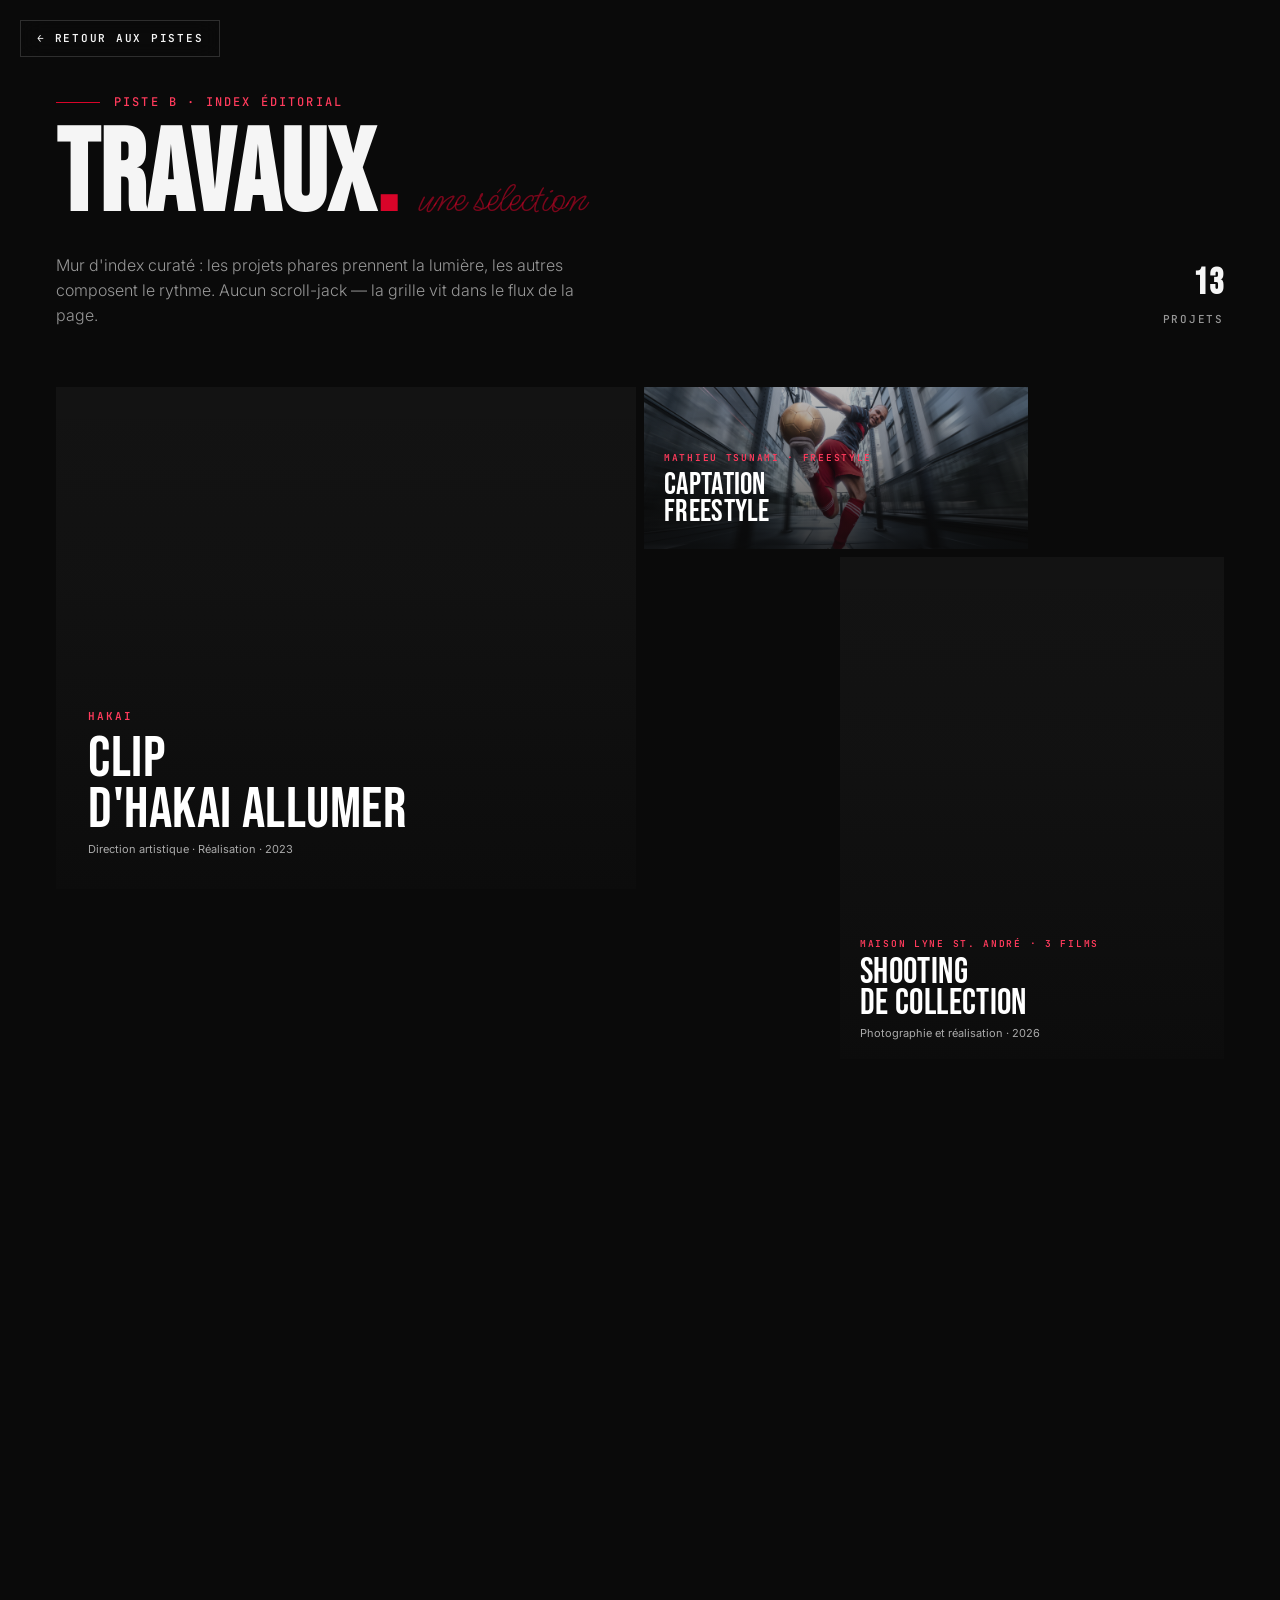
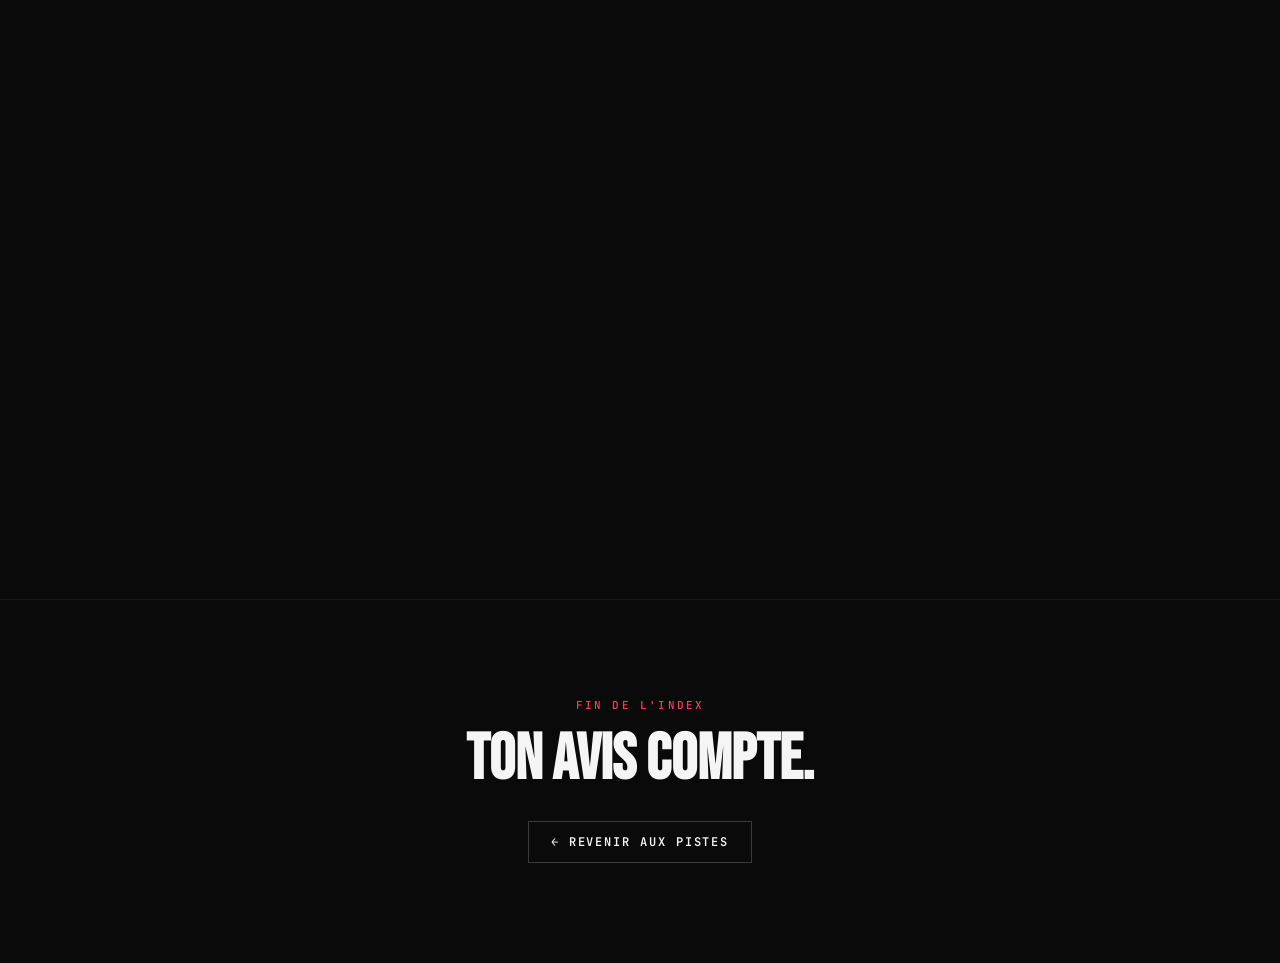
<file: previews/piste-b.html>
<!DOCTYPE html>
<html lang="fr">
<head>
<meta charset="utf-8">
<meta name="viewport" content="width=device-width, initial-scale=1">
<title>Piste B — Index éditorial · Preview Carrousel Bastien Agus</title>
<base href="/">
<link rel="icon" type="image/svg+xml" href="favicon.svg">
<link rel="preconnect" href="https://fonts.googleapis.com">
<link rel="preconnect" href="https://fonts.gstatic.com" crossorigin>
<link href="https://fonts.googleapis.com/css2?family=Bebas+Neue&family=Inter:wght@300;400;500;600;700&family=JetBrains+Mono:wght@400;500;600&family=Ms+Madi&display=swap" rel="stylesheet">
<style>
:root {
  --bg:#0a0a0a; --ink:#f5f5f5; --red:#d90429; --red-text:#ff3b5c;
  --ink-dim: rgba(245,245,245,.6);
  --display:'Bebas Neue',sans-serif; --sans:'Inter',system-ui,sans-serif;
  --mono:'JetBrains Mono',monospace; --script:'Ms Madi',cursive;
  --ease:cubic-bezier(.22,.61,.36,1);
}
*,*::before,*::after { margin:0; padding:0; box-sizing:border-box; }
html { scroll-behavior: smooth; }
body { background: var(--bg); color: var(--ink); font-family: var(--sans); -webkit-font-smoothing: antialiased; }
a { color: inherit; text-decoration: none; }
img { display: block; max-width: 100%; }

.preview-back {
  position: fixed; top: 20px; left: 20px; z-index: 100;
  padding: 12px 16px; background: rgba(10,10,10,.7); backdrop-filter: blur(12px);
  border: 1px solid rgba(255,255,255,.15);
  font: 600 11px/1 var(--mono); letter-spacing: .16em; color: var(--ink);
  transition: border-color .3s ease, background .3s ease;
}
.preview-back:hover { border-color: var(--red); background: rgba(217,4,41,.15); }

/* ——— Header ——— */
.b-header {
  padding: 96px 56px 40px; max-width: 1600px; margin: 0 auto;
  display: grid; grid-template-columns: 1fr auto; gap: 40px; align-items: end;
}
.b-header__block { max-width: 720px; }
.b-header__eyebrow { display: flex; align-items: center; gap: 14px; margin-bottom: 20px; }
.b-header__eyebrow-line { width: 44px; height: 1px; background: var(--red); }
.b-header__eyebrow-text { font: 500 12px/1 var(--mono); letter-spacing: .18em; color: var(--red-text); }
.b-header__titles { display: flex; align-items: baseline; gap: 20px; flex-wrap: wrap; }
.b-header__title { font-family: var(--display); font-size: min(9vw,120px); line-height: .85; letter-spacing: .01em; }
.b-header__title .red { color: var(--red); }
.b-header__script { font-family: var(--script); font-size: min(4vw,44px); color: rgba(217,4,41,.55); }
.b-header__lead { font: 300 16px/1.55 var(--sans); color: var(--ink-dim); max-width: 560px; margin-top: 24px; }
.b-header__meta { text-align: right; font: 500 11px/1.5 var(--mono); letter-spacing: .16em; color: var(--ink-dim); }
.b-header__meta b { display: block; font-family: var(--display); font-size: 36px; letter-spacing: .04em; color: var(--ink); }

/* ——— Grid ——— */
.b-index { padding: 20px 56px 120px; max-width: 1600px; margin: 0 auto; }
.b-grid {
  display: grid;
  grid-template-columns: repeat(6, 1fr);
  grid-auto-rows: 18vh;
  grid-auto-flow: dense;
  gap: 8px;
  min-height: 60vh;
}

.b-tile {
  position: relative; overflow: hidden; display: block;
  background: #131313;
  grid-column: span 2; grid-row: span 1;
  transition: filter .5s var(--ease), transform .5s var(--ease);
  will-change: filter, transform;
}
.b-tile[data-feat="hero"] { grid-column: span 3; grid-row: span 3; }
.b-tile[data-feat="wide"] { grid-column: span 4; grid-row: span 2; }
.b-tile[data-feat="tall"] { grid-column: span 2; grid-row: span 3; }
.b-tile[data-feat="square"] { grid-column: span 2; grid-row: span 2; }

.b-tile__img {
  position: absolute; inset: 0; background-size: cover; background-position: center;
  transition: transform 1s var(--ease), filter .5s var(--ease);
  filter: grayscale(30%) brightness(.75);
  transform: scale(1.02);
}
.b-tile__scrim {
  position: absolute; inset: 0;
  background: linear-gradient(to top, rgba(10,10,10,.9) 0%, rgba(10,10,10,.2) 60%, transparent 100%);
  opacity: .85; transition: opacity .5s var(--ease);
}
.b-tile__rail {
  position: absolute; left: 0; top: 25%; width: 3px; height: 50%; background: var(--red);
  transform: scaleY(0); transform-origin: top; transition: transform .5s var(--ease);
  z-index: 3;
}
.b-tile__body {
  position: absolute; left: 20px; right: 20px; bottom: 18px; z-index: 2;
}
.b-tile__client {
  font: 600 9.5px/1 var(--mono); letter-spacing: .18em; color: var(--red-text); margin-bottom: 8px;
}
.b-tile__title {
  font-family: var(--display); font-size: clamp(20px, 2.4vw, 36px); line-height: .88; color: #fff; letter-spacing: .01em;
  margin-bottom: 6px;
}
.b-tile__meta {
  font: 400 11px/1.4 var(--sans); color: rgba(255,255,255,.65);
  opacity: 0; max-height: 0; overflow: hidden;
  transition: opacity .5s var(--ease), max-height .5s var(--ease);
}
.b-tile[data-feat="hero"] .b-tile__title { font-size: clamp(36px, 4.5vw, 68px); }
.b-tile[data-feat="wide"] .b-tile__title { font-size: clamp(30px, 3.8vw, 54px); }
.b-tile[data-feat="tall"] .b-tile__title { font-size: clamp(24px, 2.8vw, 42px); }
.b-tile[data-feat="hero"] .b-tile__meta,
.b-tile[data-feat="wide"] .b-tile__meta,
.b-tile[data-feat="tall"] .b-tile__meta { opacity: 1; max-height: 80px; margin-top: 6px; }
.b-tile[data-feat="hero"] .b-tile__body { left: 32px; right: 32px; bottom: 32px; }
.b-tile[data-feat="hero"] .b-tile__client,
.b-tile[data-feat="wide"] .b-tile__client { font-size: 11px; margin-bottom: 12px; }

.b-tile__peek {
  position: absolute; top: 20px; right: 20px; z-index: 3;
  display: inline-flex; align-items: center; gap: 6px;
  padding: 8px 12px; background: rgba(10,10,10,.5); backdrop-filter: blur(6px);
  border: 1px solid rgba(255,255,255,.2);
  font: 600 9.5px/1 var(--mono); letter-spacing: .16em; color: #fff;
  opacity: 0; transform: translateY(-6px);
  transition: opacity .35s var(--ease), transform .35s var(--ease), background .3s ease;
}
.b-tile__peek span { font-size: 12px; transition: transform .3s ease; }

/* Reveal on scroll */
.b-tile { opacity: 0; transform: translateY(24px); transition: opacity .8s var(--ease), transform .8s var(--ease), filter .5s var(--ease); }
.b-tile.is-in { opacity: 1; transform: translateY(0); }

/* Hover focus effect */
@media (hover: hover) and (pointer: fine) {
  .b-grid:has(.b-tile:hover) .b-tile:not(:hover) {
    filter: grayscale(80%) brightness(.4); transform: scale(.985);
  }
  .b-grid:has(.b-tile:hover) .b-tile:not(:hover) .b-tile__img { transform: scale(1); filter: grayscale(60%) brightness(.6); }
  .b-tile:hover .b-tile__img { transform: scale(1.06); filter: grayscale(0%) brightness(1); }
  .b-tile:hover .b-tile__scrim { opacity: .5; }
  .b-tile:hover .b-tile__rail { transform: scaleY(1); }
  .b-tile:hover .b-tile__peek { opacity: 1; transform: none; }
  .b-tile:hover .b-tile__peek:hover { background: var(--red); border-color: var(--red); }
  .b-tile:hover .b-tile__peek span { transform: translate(2px,-2px); }
}

/* Focus-visible (keyboard) */
.b-tile:focus-visible { outline: 2px solid var(--red); outline-offset: 4px; }

/* ——— Footer ——— */
.b-footer {
  padding: 100px 56px; text-align: center; border-top: 1px solid rgba(255,255,255,.06);
}
.b-footer__label { font: 500 11px/1 var(--mono); letter-spacing: .2em; color: var(--red-text); margin-bottom: 20px; }
.b-footer__title { font-family: var(--display); font-size: min(6vw,64px); line-height: .9; margin-bottom: 32px; }
.b-footer__back {
  display: inline-flex; align-items: center; gap: 10px; padding: 14px 22px;
  border: 1px solid rgba(255,255,255,.2); font: 600 12px/1 var(--mono); letter-spacing: .16em;
  transition: background .3s ease, border-color .3s ease;
}
.b-footer__back:hover { background: var(--red); border-color: var(--red); }

/* ——— Responsive ——— */
@media (max-width: 1200px) {
  .b-grid { grid-template-columns: repeat(4, 1fr); grid-auto-rows: 20vh; }
  .b-tile[data-feat="hero"] { grid-column: span 2; grid-row: span 2; }
  .b-tile[data-feat="wide"] { grid-column: span 4; grid-row: span 2; }
  .b-tile[data-feat="tall"] { grid-column: span 2; grid-row: span 2; }
  .b-tile[data-feat="square"] { grid-column: span 2; grid-row: span 2; }
  .b-tile { grid-column: span 2; grid-row: span 1; }
}
@media (max-width: 900px) {
  .b-header { padding: 72px 24px 32px; grid-template-columns: 1fr; gap: 16px; }
  .b-header__meta { text-align: left; }
  .b-index { padding: 12px 24px 80px; }
  .b-grid { grid-template-columns: repeat(2, 1fr); grid-auto-rows: 26vh; gap: 8px; }
  .b-tile,
  .b-tile[data-feat="hero"],
  .b-tile[data-feat="wide"],
  .b-tile[data-feat="tall"],
  .b-tile[data-feat="square"] { grid-column: span 2; grid-row: span 1; }
  .b-tile[data-feat="hero"] { grid-row: span 2; }
  .b-tile[data-feat="wide"] { grid-column: span 2; }
  .b-tile__meta { opacity: 1 !important; max-height: 80px !important; margin-top: 6px !important; }
  .b-tile__body { left: 20px; right: 20px; bottom: 20px; }
  .b-footer { padding: 80px 24px; }
}
@media (max-width: 560px) {
  .b-grid { grid-template-columns: 1fr; grid-auto-rows: 40vh; }
  .b-tile,
  .b-tile[data-feat="hero"],
  .b-tile[data-feat="wide"],
  .b-tile[data-feat="tall"],
  .b-tile[data-feat="square"] { grid-column: span 1; grid-row: span 1; }
  .b-tile[data-feat="hero"] { grid-row: span 2; }
}

@media (prefers-reduced-motion: reduce) {
  .b-tile, .b-tile__img, .b-tile__scrim, .b-tile__rail, .b-tile__peek { transition: none !important; }
  .b-tile { opacity: 1 !important; transform: none !important; }
  html { scroll-behavior: auto; }
}
</style>
</head>
<body>

<a href="previews/index.html" class="preview-back">← RETOUR AUX PISTES</a>

<!-- HEADER -->
<header class="b-header">
  <div class="b-header__block">
    <div class="b-header__eyebrow">
      <span class="b-header__eyebrow-line"></span>
      <span class="b-header__eyebrow-text">PISTE B · INDEX ÉDITORIAL</span>
    </div>
    <div class="b-header__titles">
      <h1 class="b-header__title">TRAVAUX<span class="red">.</span></h1>
      <span class="b-header__script">une sélection</span>
    </div>
    <p class="b-header__lead">Mur d'index curaté : les projets phares prennent la lumière, les autres composent le rythme. Aucun scroll-jack — la grille vit dans le flux de la page.</p>
  </div>
  <div class="b-header__meta">
    <b id="bTotal">12</b>
    <span>PROJETS</span>
  </div>
</header>

<!-- GRID -->
<section class="b-index">
  <div class="b-grid" id="bGrid"></div>
</section>

<!-- FOOTER -->
<section class="b-footer">
  <div class="b-footer__label">FIN DE L'INDEX</div>
  <h2 class="b-footer__title">Ton avis compte<span class="red">.</span></h2>
  <a href="previews/index.html" class="b-footer__back">← REVENIR AUX PISTES</a>
</section>

<script src="js/projects.js"></script>
<script>
(function(){
  'use strict';
  var REDUCE = window.matchMedia('(prefers-reduced-motion: reduce)').matches;
  var projects = window.PROJECTS || [];

  // Feature map — curation manuelle pour la démo (dans la vraie vie : champ `feature` dans js/projects.js)
  var featureMap = {
    'hakai-allumer': 'hero',
    'wsc-affichage': 'wide',
    'maison-lyne-st-andre': 'tall',
    'wsc-spot': 'wide',
    'hakai-lune': 'square',
    '97-cafe': 'square'
  };

  function ytThumb(id) { return 'https://img.youtube.com/vi/' + id + '/maxresdefault.jpg'; }
  function ytThumbHq(id) { return 'https://img.youtube.com/vi/' + id + '/hqdefault.jpg'; }
  function cardImage(p) { return p.image || (p.youtube ? ytThumb(p.youtube) : ''); }
  function stripTags(s) { return String(s).replace(/<[^>]*>/g, ' ').replace(/\s+/g, ' ').trim(); }

  var grid = document.getElementById('bGrid');
  document.getElementById('bTotal').textContent = String(projects.length).padStart(2, '0');
  if (!grid || !projects.length) return;

  grid.innerHTML = projects.map(function(p) {
    var feat = featureMap[p.slug] || '';
    var img = cardImage(p);
    var label = stripTags(p.client) + ' — ' + stripTags(p.title);
    return '' +
      '<a class="b-tile" data-feat="' + feat + '" data-slug="' + (p.slug || '') + '" href="projet.html?p=' + (p.slug || '') + '" target="_blank" aria-label="' + label + '">' +
        '<div class="b-tile__img" style="background-image:url(\'' + img + '\')" data-yt="' + (p.youtube || '') + '"></div>' +
        '<div class="b-tile__scrim"></div>' +
        '<div class="b-tile__rail"></div>' +
        '<div class="b-tile__peek">OUVRIR <span>↗</span></div>' +
        '<div class="b-tile__body">' +
          '<div class="b-tile__client">' + p.client + '</div>' +
          '<div class="b-tile__title">' + p.title + '</div>' +
          '<div class="b-tile__meta">' + (p.role || '') + (p.year ? ' · ' + p.year : '') + '</div>' +
        '</div>' +
      '</a>';
  }).join('');

  // Youtube thumbnail fallback
  Array.prototype.forEach.call(document.querySelectorAll('.b-tile__img[data-yt]'), function(el) {
    var yt = el.getAttribute('data-yt'); if (!yt) return;
    var probe = new Image();
    probe.onload = function() {
      if (probe.naturalWidth <= 120) el.style.backgroundImage = "url('" + ytThumbHq(yt) + "')";
    };
    probe.onerror = function() { el.style.backgroundImage = "url('" + ytThumbHq(yt) + "')"; };
    probe.src = ytThumb(yt);
  });

  // Reveal on scroll — cascade légère
  var tiles = Array.prototype.slice.call(grid.querySelectorAll('.b-tile'));
  if (REDUCE || !('IntersectionObserver' in window)) {
    tiles.forEach(function(t) { t.classList.add('is-in'); });
    return;
  }
  var io = new IntersectionObserver(function(entries) {
    entries.forEach(function(e) {
      var el = e.target;
      var idx = tiles.indexOf(el);
      if (e.isIntersecting) {
        el.style.transitionDelay = (Math.min(idx, 8) * 60) + 'ms';
        el.classList.add('is-in');
      } else {
        el.style.transitionDelay = '0ms';
        el.classList.remove('is-in');
      }
    });
  }, { threshold: 0.15, rootMargin: '0px 0px -6% 0px' });
  tiles.forEach(function(t) { io.observe(t); });
})();
</script>
</body>
</html>
</file>
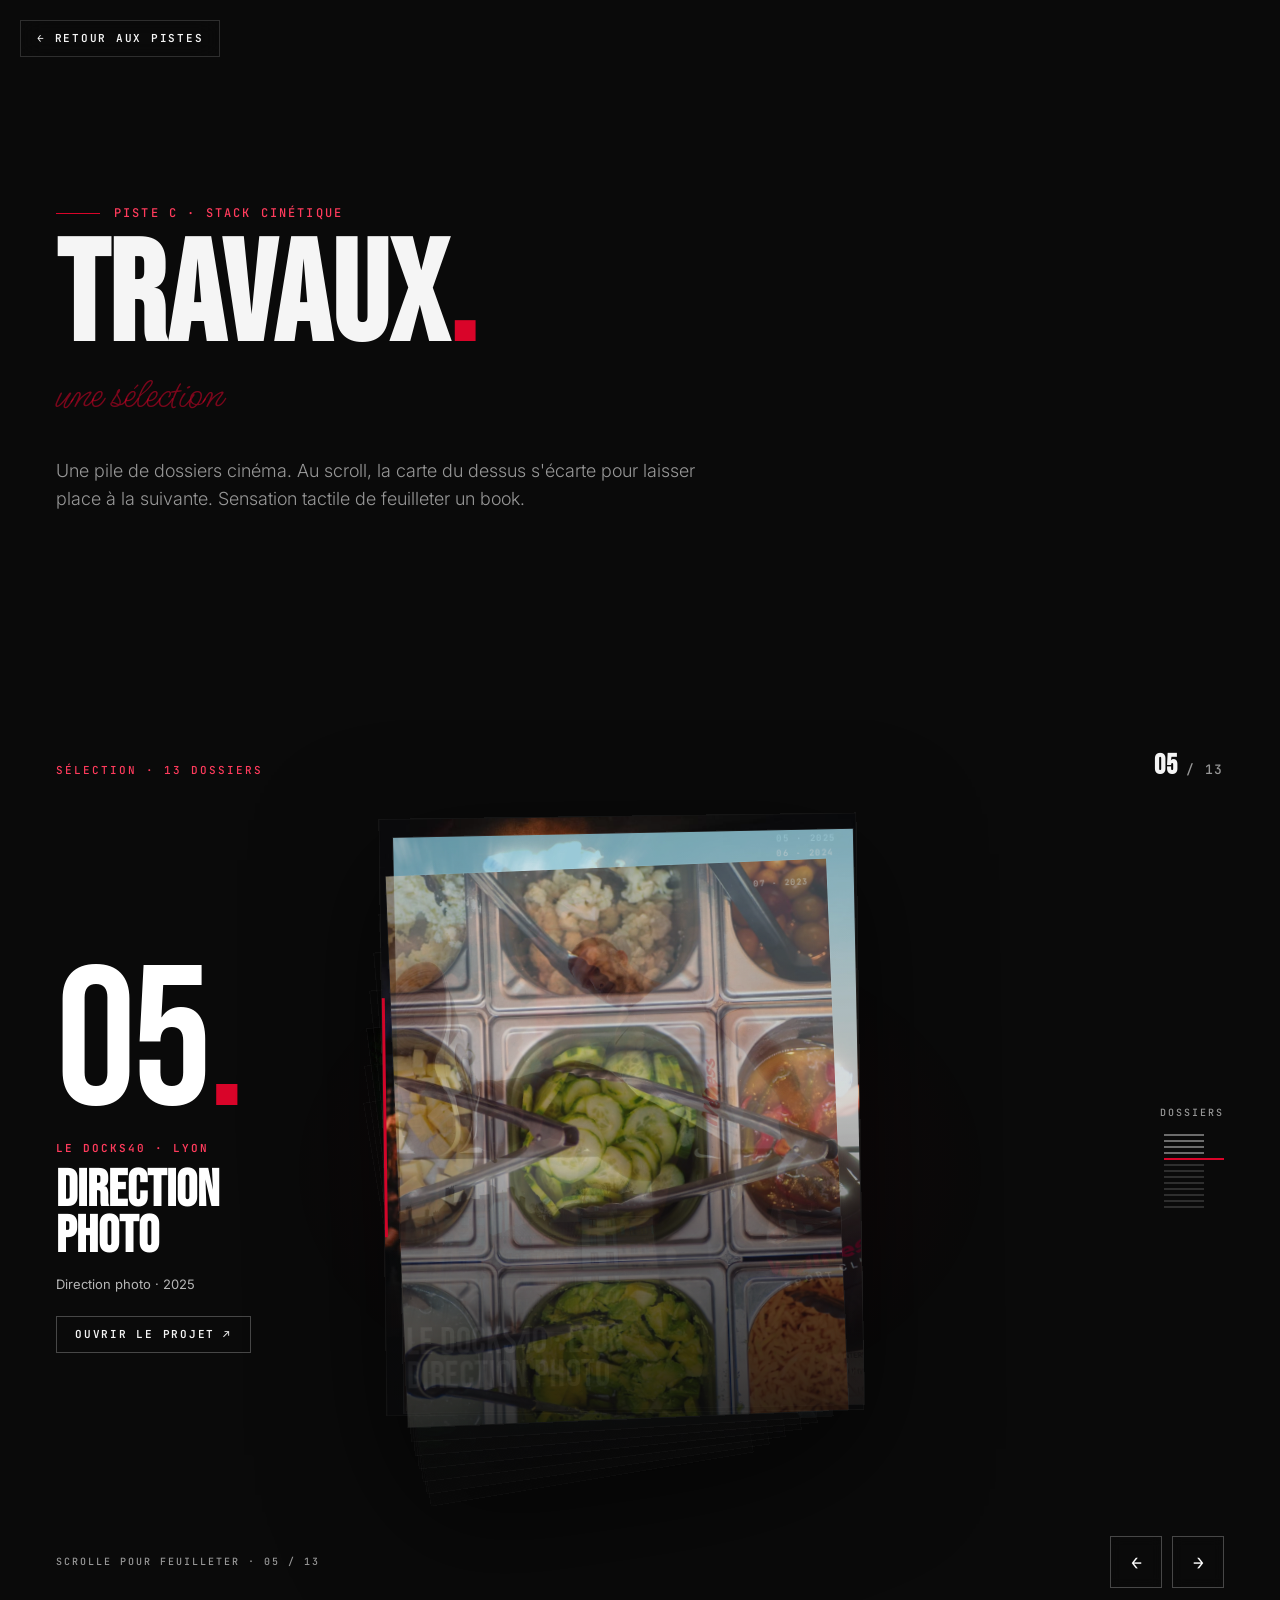
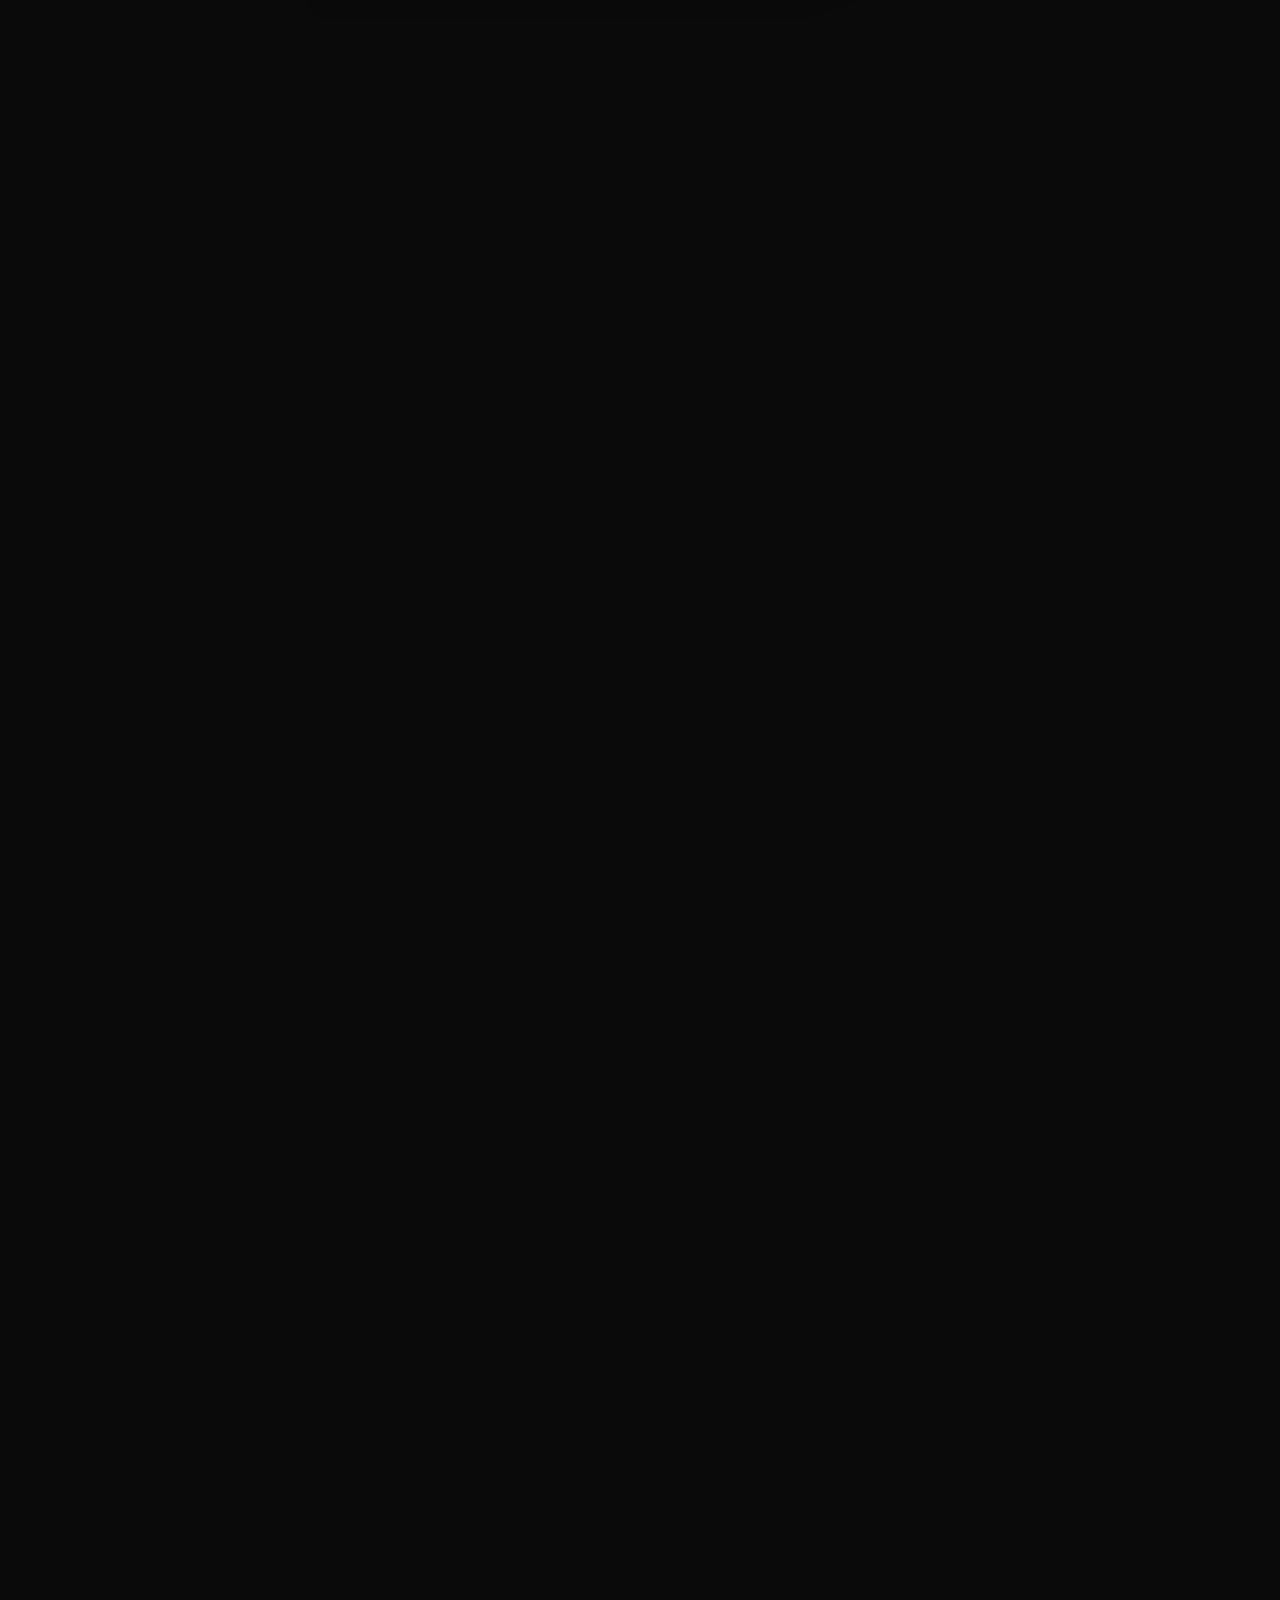
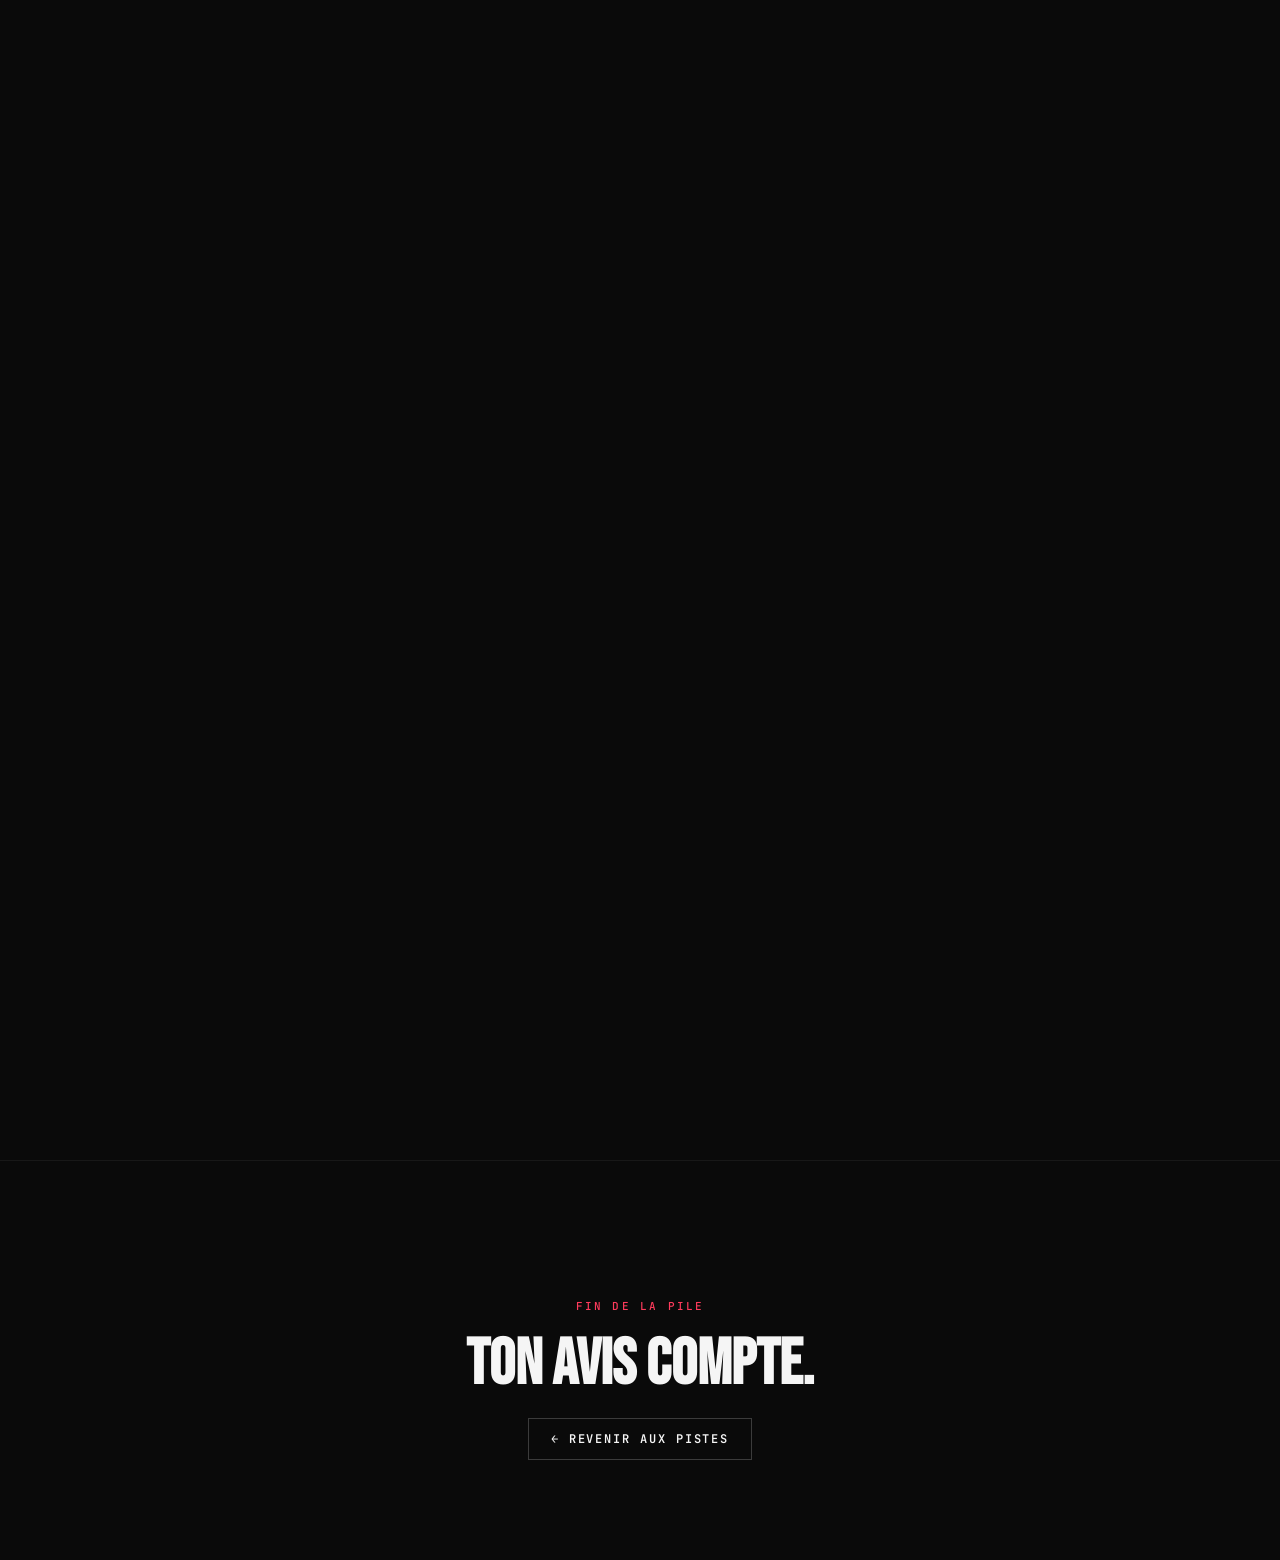
<file: previews/piste-c.html>
<!DOCTYPE html>
<html lang="fr">
<head>
<meta charset="utf-8">
<meta name="viewport" content="width=device-width, initial-scale=1">
<title>Piste C — Stack cinétique · Preview Carrousel Bastien Agus</title>
<base href="/">
<link rel="icon" type="image/svg+xml" href="favicon.svg">
<link rel="preconnect" href="https://fonts.googleapis.com">
<link rel="preconnect" href="https://fonts.gstatic.com" crossorigin>
<link href="https://fonts.googleapis.com/css2?family=Bebas+Neue&family=Inter:wght@300;400;500;600;700&family=JetBrains+Mono:wght@400;500;600&family=Ms+Madi&display=swap" rel="stylesheet">
<style>
:root {
  --bg:#0a0a0a; --ink:#f5f5f5; --red:#d90429; --red-text:#ff3b5c;
  --ink-dim: rgba(245,245,245,.6);
  --display:'Bebas Neue',sans-serif; --sans:'Inter',system-ui,sans-serif;
  --mono:'JetBrains Mono',monospace; --script:'Ms Madi',cursive;
  --ease:cubic-bezier(.22,.61,.36,1);
}
*,*::before,*::after { margin:0; padding:0; box-sizing:border-box; }
html { scroll-behavior: smooth; }
body { background: var(--bg); color: var(--ink); font-family: var(--sans); overflow-x: hidden; -webkit-font-smoothing: antialiased; }
a { color: inherit; text-decoration: none; }

.preview-back {
  position: fixed; top: 20px; left: 20px; z-index: 100;
  padding: 12px 16px; background: rgba(10,10,10,.7); backdrop-filter: blur(12px);
  border: 1px solid rgba(255,255,255,.15);
  font: 600 11px/1 var(--mono); letter-spacing: .16em; color: var(--ink);
  transition: border-color .3s ease, background .3s ease;
}
.preview-back:hover { border-color: var(--red); background: rgba(217,4,41,.15); }

/* ——— Intro ——— */
.c-intro {
  min-height: 80vh; display: flex; align-items: center;
  padding: 80px 56px; background: var(--bg);
}
.c-intro__inner { max-width: 900px; }
.c-intro__eyebrow { display: flex; align-items: center; gap: 14px; margin-bottom: 20px; }
.c-intro__eyebrow-line { width: 44px; height: 1px; background: var(--red); }
.c-intro__eyebrow-text { font: 500 12px/1 var(--mono); letter-spacing: .18em; color: var(--red-text); }
.c-intro__title { font-family: var(--display); font-size: min(11vw,148px); line-height: .85; letter-spacing: .01em; }
.c-intro__title .red { color: var(--red); }
.c-intro__script { font-family: var(--script); font-size: min(4vw,44px); color: rgba(217,4,41,.55); margin-top: 8px; }
.c-intro__lead { font: 300 18px/1.55 var(--sans); color: var(--ink-dim); max-width: 640px; margin-top: 32px; }

/* ——— Carousel stack ——— */
.c-carousel { position: relative; background: var(--bg); }
.c-carousel__sticky {
  position: sticky; top: 0; height: 100vh; overflow: hidden;
  display: grid; grid-template-columns: 1fr auto 1fr; grid-template-rows: auto 1fr auto;
  padding: 32px 56px;
  gap: 20px;
}

.c-carousel__header {
  grid-column: 1 / -1; grid-row: 1;
  display: flex; justify-content: space-between; align-items: baseline;
}
.c-carousel__eyebrow { font: 500 11px/1 var(--mono); letter-spacing: .18em; color: var(--red-text); }
.c-carousel__counter {
  font: 500 13px/1 var(--mono); letter-spacing: .12em; color: var(--ink-dim);
  display: flex; align-items: baseline; gap: 8px;
}
.c-carousel__counter b { color: var(--ink); font-weight: 600; font-family: var(--display); font-size: 28px; letter-spacing: .04em; }

/* Left info column */
.c-info {
  grid-column: 1; grid-row: 2;
  display: flex; flex-direction: column; justify-content: center;
  max-width: 360px;
}
.c-info__num {
  font-family: var(--display); font-size: min(16vw,200px); line-height: .82; color: #fff;
  letter-spacing: -.02em; margin-bottom: 16px;
}
.c-info__num .dot { color: var(--red); }
.c-info__client { font: 600 11px/1 var(--mono); letter-spacing: .18em; color: var(--red-text); margin-bottom: 14px; }
.c-info__title { font-family: var(--display); font-size: min(4.4vw,52px); line-height: .88; color: #fff; margin-bottom: 14px; }
.c-info__meta { font: 400 13px/1.55 var(--sans); color: rgba(255,255,255,.7); max-width: 320px; margin-bottom: 22px; }
.c-info__cta {
  display: inline-flex; align-items: center; gap: 8px; padding: 12px 18px;
  border: 1px solid rgba(255,255,255,.25); font: 600 11px/1 var(--mono); letter-spacing: .16em;
  transition: background .3s ease, border-color .3s ease; align-self: flex-start;
}
.c-info__cta:hover { background: var(--red); border-color: var(--red); }
.c-info__num,.c-info__client,.c-info__title,.c-info__meta,.c-info__cta {
  opacity: 0; transform: translateY(20px); transition: opacity .6s var(--ease), transform .6s var(--ease);
}
.c-info.is-in .c-info__client { opacity: 1; transform: none; transition-delay: .05s; }
.c-info.is-in .c-info__num { opacity: 1; transform: none; transition-delay: 0s; }
.c-info.is-in .c-info__title { opacity: 1; transform: none; transition-delay: .12s; }
.c-info.is-in .c-info__meta { opacity: 1; transform: none; transition-delay: .2s; }
.c-info.is-in .c-info__cta { opacity: 1; transform: none; transition-delay: .28s; }

/* Center stack */
.c-stack {
  grid-column: 2; grid-row: 2;
  position: relative;
  width: min(480px, 42vw); aspect-ratio: 4/5;
  filter: drop-shadow(0 40px 60px rgba(0,0,0,.6));
  perspective: 1400px;
}
.c-card {
  position: absolute; inset: 0; overflow: hidden;
  will-change: transform, opacity;
  transform-origin: 50% 100%;
  border: 1px solid rgba(255,255,255,.05);
}
.c-card__img { position: absolute; inset: 0; background-size: cover; background-position: center; }
.c-card__scrim {
  position: absolute; inset: 0;
  background: linear-gradient(to top, rgba(10,10,10,.75) 0%, rgba(10,10,10,.15) 50%, transparent 100%);
}
.c-card__rail {
  position: absolute; left: 0; top: 30%; width: 3px; height: 40%; background: var(--red);
  opacity: 0; transition: opacity .5s var(--ease);
}
.c-card.is-top .c-card__rail { opacity: 1; }
.c-card__watermark {
  position: absolute; bottom: 20px; left: 20px; right: 20px;
  font-family: var(--display); font-size: clamp(22px, 3vw, 40px); line-height: .9; color: #fff;
  letter-spacing: .01em;
  opacity: 0; transition: opacity .5s var(--ease);
}
.c-card.is-top .c-card__watermark { opacity: .85; }
.c-card__label {
  position: absolute; top: 20px; right: 20px;
  font: 600 9px/1 var(--mono); letter-spacing: .18em; color: rgba(255,255,255,.5);
}

/* Right nav column */
.c-side {
  grid-column: 3; grid-row: 2;
  display: flex; flex-direction: column; justify-content: center; align-items: flex-end;
  gap: 16px;
}
.c-side__label { font: 500 10px/1 var(--mono); letter-spacing: .2em; color: var(--ink-dim); }
.c-side__deck {
  display: flex; flex-direction: column; gap: 4px;
}
.c-side__tick {
  width: 40px; height: 2px; background: rgba(255,255,255,.15);
  transition: background .3s ease, width .3s ease;
}
.c-side__tick.is-active { background: var(--red); width: 60px; }
.c-side__tick.is-past { background: rgba(255,255,255,.4); }

/* Footer navigation buttons */
.c-carousel__nav {
  grid-column: 1 / -1; grid-row: 3;
  display: flex; justify-content: space-between; align-items: center;
}
.c-hint { font: 500 10px/1 var(--mono); letter-spacing: .2em; color: var(--ink-dim); }
.c-nav-btns { display: flex; gap: 10px; }
.c-nav__btn {
  width: 52px; height: 52px; border: 1px solid rgba(255,255,255,.25); background: rgba(10,10,10,.4);
  backdrop-filter: blur(6px); color: #fff; font-size: 18px; cursor: pointer;
  display: flex; align-items: center; justify-content: center;
  transition: border-color .3s ease, background .3s ease;
  font-family: var(--mono);
}
.c-nav__btn:hover { border-color: var(--red); background: rgba(217,4,41,.25); }
.c-nav__btn:disabled { opacity: .3; cursor: not-allowed; }

/* Ambient accent glow */
.c-glow {
  position: absolute; top: 50%; left: 50%; transform: translate(-50%,-50%);
  width: 60%; height: 60%; pointer-events: none; z-index: 0;
  background: radial-gradient(ellipse at center, rgba(217,4,41,.06) 0%, transparent 65%);
  transition: opacity .6s ease;
}

/* ——— Outro ——— */
.c-outro {
  padding: 140px 56px 100px; background: var(--bg);
  border-top: 1px solid rgba(255,255,255,.06);
  display: flex; flex-direction: column; align-items: center; gap: 24px;
}
.c-outro__label { font: 500 11px/1 var(--mono); letter-spacing: .2em; color: var(--red-text); }
.c-outro__title { font-family: var(--display); font-size: min(6vw,64px); line-height: .9; text-align: center; }
.c-outro__back {
  display: inline-flex; align-items: center; gap: 10px; padding: 14px 22px;
  border: 1px solid rgba(255,255,255,.2); font: 600 12px/1 var(--mono); letter-spacing: .16em;
  transition: background .3s ease, border-color .3s ease;
}
.c-outro__back:hover { background: var(--red); border-color: var(--red); }

/* ——— Mobile: swipe stack simplifié (vertical) ——— */
@media (max-width: 900px) {
  .c-intro { padding: 60px 24px; min-height: 60vh; }
  .c-carousel__sticky {
    position: static; height: auto; padding: 32px 24px;
    grid-template-columns: 1fr; grid-template-rows: auto auto auto auto;
    gap: 32px;
  }
  .c-carousel__header { grid-column: 1; grid-row: 1; }
  .c-stack {
    grid-column: 1; grid-row: 2;
    width: 100%; max-width: none; aspect-ratio: 4/5;
    margin: 0 auto;
    filter: drop-shadow(0 20px 40px rgba(0,0,0,.5));
  }
  .c-info { grid-column: 1; grid-row: 3; max-width: none; align-items: flex-start; }
  .c-info__num { font-size: min(24vw,140px); }
  .c-info__title { font-size: min(7vw,42px); }
  .c-info .is-in { }
  .c-side { display: none; }
  .c-carousel__nav { grid-column: 1; grid-row: 4; }
  .c-outro { padding: 80px 24px; }

  /* On mobile: cards are stacked but scroll native replaced by button-driven index */
}

@media (prefers-reduced-motion: reduce) {
  .c-card { transition: none !important; }
  html { scroll-behavior: auto; }
}
</style>
</head>
<body>

<a href="previews/index.html" class="preview-back">← RETOUR AUX PISTES</a>

<!-- INTRO -->
<section class="c-intro">
  <div class="c-intro__inner">
    <div class="c-intro__eyebrow">
      <span class="c-intro__eyebrow-line"></span>
      <span class="c-intro__eyebrow-text">PISTE C · STACK CINÉTIQUE</span>
    </div>
    <h1 class="c-intro__title">TRAVAUX<span class="red">.</span></h1>
    <div class="c-intro__script">une sélection</div>
    <p class="c-intro__lead">Une pile de dossiers cinéma. Au scroll, la carte du dessus s'écarte pour laisser place à la suivante. Sensation tactile de feuilleter un book.</p>
  </div>
</section>

<!-- CAROUSEL -->
<section class="c-carousel" id="cCarousel">
  <div class="c-carousel__sticky">
    <div class="c-glow"></div>

    <div class="c-carousel__header">
      <div class="c-carousel__eyebrow">SÉLECTION · <span id="cTotalLabel">12</span> DOSSIERS</div>
      <div class="c-carousel__counter"><b id="cCurrent">01</b><span>/ <span id="cTotal">12</span></span></div>
    </div>

    <aside class="c-info" id="cInfo">
      <div class="c-info__num" id="cInfoNum">01<span class="dot">.</span></div>
      <div class="c-info__client" id="cInfoClient">CLIENT</div>
      <h2 class="c-info__title" id="cInfoTitle">Titre</h2>
      <p class="c-info__meta" id="cInfoMeta">Meta</p>
      <a class="c-info__cta" id="cInfoCta" href="#" target="_blank">OUVRIR LE PROJET <span>↗</span></a>
    </aside>

    <div class="c-stack" id="cStack"></div>

    <aside class="c-side">
      <div class="c-side__label">DOSSIERS</div>
      <div class="c-side__deck" id="cDeck"></div>
    </aside>

    <div class="c-carousel__nav">
      <div class="c-hint">SCROLLE POUR FEUILLETER · <span id="cHintCurrent">01</span> / <span id="cHintTotal">12</span></div>
      <div class="c-nav-btns">
        <button class="c-nav__btn" id="cPrev" aria-label="Dossier précédent">←</button>
        <button class="c-nav__btn" id="cNext" aria-label="Dossier suivant">→</button>
      </div>
    </div>
  </div>
</section>

<!-- OUTRO -->
<section class="c-outro">
  <div class="c-outro__label">FIN DE LA PILE</div>
  <h2 class="c-outro__title">Ton avis compte<span class="red">.</span></h2>
  <a href="previews/index.html" class="c-outro__back">← REVENIR AUX PISTES</a>
</section>

<script src="js/projects.js"></script>
<script>
(function(){
  'use strict';
  var REDUCE = window.matchMedia('(prefers-reduced-motion: reduce)').matches;
  var IS_MOBILE = window.matchMedia('(max-width: 900px)').matches;
  var projects = window.PROJECTS || [];
  var n = projects.length;

  function ytThumb(id) { return 'https://img.youtube.com/vi/' + id + '/maxresdefault.jpg'; }
  function ytThumbHq(id) { return 'https://img.youtube.com/vi/' + id + '/hqdefault.jpg'; }
  function cardImage(p) { return p.image || (p.youtube ? ytThumb(p.youtube) : ''); }
  function stripTags(s) { return String(s).replace(/<[^>]*>/g, ' ').replace(/\s+/g, ' ').trim(); }

  var stack = document.getElementById('cStack');
  var deck = document.getElementById('cDeck');
  var outer = document.getElementById('cCarousel');
  var infoEl = document.getElementById('cInfo');
  var infoNum = document.getElementById('cInfoNum');
  var infoClient = document.getElementById('cInfoClient');
  var infoTitle = document.getElementById('cInfoTitle');
  var infoMeta = document.getElementById('cInfoMeta');
  var infoCta = document.getElementById('cInfoCta');
  var currentEl = document.getElementById('cCurrent');
  var totalEl = document.getElementById('cTotal');
  var totalLabelEl = document.getElementById('cTotalLabel');
  var hintCurrent = document.getElementById('cHintCurrent');
  var hintTotal = document.getElementById('cHintTotal');
  var prevBtn = document.getElementById('cPrev');
  var nextBtn = document.getElementById('cNext');

  if (!stack || !n) return;

  totalEl.textContent = String(n).padStart(2, '0');
  totalLabelEl.textContent = String(n).padStart(2, '0');
  hintTotal.textContent = String(n).padStart(2, '0');

  // Build stack cards
  stack.innerHTML = projects.map(function(p, i) {
    var img = cardImage(p);
    var label = String(i + 1).padStart(2, '0');
    return '' +
      '<div class="c-card" data-c-card data-idx="' + i + '">' +
        '<div class="c-card__img" style="background-image:url(\'' + img + '\')" data-yt="' + (p.youtube || '') + '"></div>' +
        '<div class="c-card__scrim"></div>' +
        '<div class="c-card__rail"></div>' +
        '<div class="c-card__label">' + label + ' · ' + (p.year || '') + '</div>' +
        '<div class="c-card__watermark">' + stripTags(p.client) + '<br>' + stripTags(p.title) + '</div>' +
      '</div>';
  }).join('');

  // Build deck ticks (side indicator)
  deck.innerHTML = projects.map(function() { return '<div class="c-side__tick"></div>'; }).join('');

  var cards = Array.prototype.slice.call(stack.querySelectorAll('[data-c-card]'));
  var ticks = Array.prototype.slice.call(deck.querySelectorAll('.c-side__tick'));

  // YouTube fallback
  Array.prototype.forEach.call(document.querySelectorAll('.c-card__img[data-yt]'), function(el) {
    var yt = el.getAttribute('data-yt'); if (!yt) return;
    var probe = new Image();
    probe.onload = function() {
      if (probe.naturalWidth <= 120) el.style.backgroundImage = "url('" + ytThumbHq(yt) + "')";
    };
    probe.onerror = function() { el.style.backgroundImage = "url('" + ytThumbHq(yt) + "')"; };
    probe.src = ytThumb(yt);
  });

  var currentInfoIdx = -1;
  function updateInfo(idx) {
    if (idx === currentInfoIdx) return;
    currentInfoIdx = idx;
    var p = projects[idx];
    if (!p) return;
    infoEl.classList.remove('is-in');
    // Force reflow to reset transition
    void infoEl.offsetWidth;
    infoNum.innerHTML = String(idx + 1).padStart(2, '0') + '<span class="dot">.</span>';
    infoClient.textContent = p.client;
    infoTitle.innerHTML = p.title;
    infoMeta.textContent = (p.role || '') + (p.year ? ' · ' + p.year : '');
    infoCta.href = 'projet.html?p=' + (p.slug || '');
    infoEl.classList.add('is-in');
  }

  function updateTicks(idx) {
    ticks.forEach(function(t, i) {
      t.classList.toggle('is-active', i === idx);
      t.classList.toggle('is-past', i < idx);
    });
  }

  // Base stack transforms (posed once) — cards fanned out slightly
  function baseTransform(depth) {
    // depth 0 = top card visible; depth 1,2,3 = behind
    var y = depth * 10;
    var rot = depth * -1.2;
    var scale = 1 - depth * 0.04;
    var opacity = depth === 0 ? 1 : Math.max(0.55, 1 - depth * 0.18);
    return {
      transform: 'translate(-' + (depth * 6) + 'px, ' + y + 'px) rotate(' + rot + 'deg) scale(' + scale.toFixed(3) + ')',
      opacity: opacity,
      zIndex: 100 - depth
    };
  }

  function render(pct) {
    var progress = pct * (n - 1);
    var activeIdx = Math.floor(progress);
    var t = progress - activeIdx;

    for (var i = 0; i < n; i++) {
      var card = cards[i];
      var s;
      if (i < activeIdx) {
        // Already passed — hidden below/behind
        card.style.opacity = 0;
        card.style.zIndex = 0;
        card.style.transform = 'translate(-40vw, 30vh) rotate(-18deg) scale(.85)';
        card.classList.remove('is-top');
      } else if (i === activeIdx) {
        // Sliding away
        var slideX = -t * 55; // vw-ish (in pixels of the container)
        var slideY = t * 40;
        var rot = t * -14;
        var scale = 1 - t * 0.08;
        card.style.transform = 'translate(' + slideX + '%, ' + slideY + '%) rotate(' + rot + 'deg) scale(' + scale.toFixed(3) + ')';
        card.style.opacity = 1 - t * 0.7;
        card.style.zIndex = 100;
        card.classList.toggle('is-top', t < 0.5);
      } else {
        // Behind: depth from t
        var depth = (i - activeIdx - 1) + (1 - t); // as t → 1, this depth → i - activeIdx - 1
        depth = Math.max(0, depth);
        var b = baseTransform(depth);
        card.style.transform = b.transform;
        card.style.opacity = b.opacity;
        card.style.zIndex = b.zIndex;
        card.classList.toggle('is-top', depth < 0.05);
      }
    }

    var displayIdx = t >= 0.5 ? activeIdx + 1 : activeIdx;
    displayIdx = Math.max(0, Math.min(n - 1, displayIdx));
    updateInfo(displayIdx);
    updateTicks(displayIdx);
    currentEl.textContent = String(displayIdx + 1).padStart(2, '0');
    hintCurrent.textContent = String(displayIdx + 1).padStart(2, '0');

    prevBtn.disabled = displayIdx === 0 && t < 0.05;
    nextBtn.disabled = displayIdx === n - 1;
  }

  var currentPct = 0;
  var rafId = null;
  var LERP = 0.16;

  if (IS_MOBILE) {
    // Mobile: no scroll-lock, index driven by prev/next buttons.
    // Show all cards stacked at rest, drive activeIdx manually.
    var mobileIdx = 0;
    var mobileRender = function() {
      var pct = mobileIdx / Math.max(1, n - 1);
      render(pct);
    };
    mobileRender();
    prevBtn.addEventListener('click', function() { mobileIdx = Math.max(0, mobileIdx - 1); mobileRender(); });
    nextBtn.addEventListener('click', function() { mobileIdx = Math.min(n - 1, mobileIdx + 1); mobileRender(); });
    return;
  }

  // Desktop: scroll-lock
  var STEP_VH = 0.55;
  var scrollDist = function() { return Math.max(1, (n - 1) * window.innerHeight * STEP_VH); };
  var setHeight = function() { outer.style.height = (window.innerHeight + scrollDist()) + 'px'; };
  setHeight();
  window.addEventListener('resize', function() { setHeight(); requestRender(); });

  function target() {
    var rect = outer.getBoundingClientRect();
    var scrolled = Math.max(0, -rect.top);
    return Math.min(1, scrolled / scrollDist());
  }

  function loop() {
    rafId = null;
    var tgt = target();
    if (REDUCE) currentPct = tgt;
    else {
      currentPct += (tgt - currentPct) * LERP;
      if (Math.abs(tgt - currentPct) < 0.0005) currentPct = tgt;
    }
    render(currentPct);
    if (currentPct !== tgt) rafId = requestAnimationFrame(loop);
  }
  function requestRender() { if (rafId == null) rafId = requestAnimationFrame(loop); }

  currentPct = target();
  render(currentPct);
  window.addEventListener('scroll', requestRender, { passive: true });

  function scrollToIdx(idx) {
    idx = Math.max(0, Math.min(n - 1, idx));
    var outerTop = window.scrollY + outer.getBoundingClientRect().top;
    var targetY = outerTop + (idx / (n - 1)) * scrollDist();
    window.scrollTo({ top: targetY, behavior: REDUCE ? 'auto' : 'smooth' });
  }
  prevBtn.addEventListener('click', function() {
    var progress = currentPct * (n - 1);
    var idx = Math.round(progress);
    if (Math.abs(progress - idx) < 0.1) idx -= 1;
    scrollToIdx(idx);
  });
  nextBtn.addEventListener('click', function() {
    var progress = currentPct * (n - 1);
    var idx = Math.round(progress);
    if (Math.abs(progress - idx) < 0.1) idx += 1;
    scrollToIdx(idx);
  });
})();
</script>
</body>
</html>
</file>
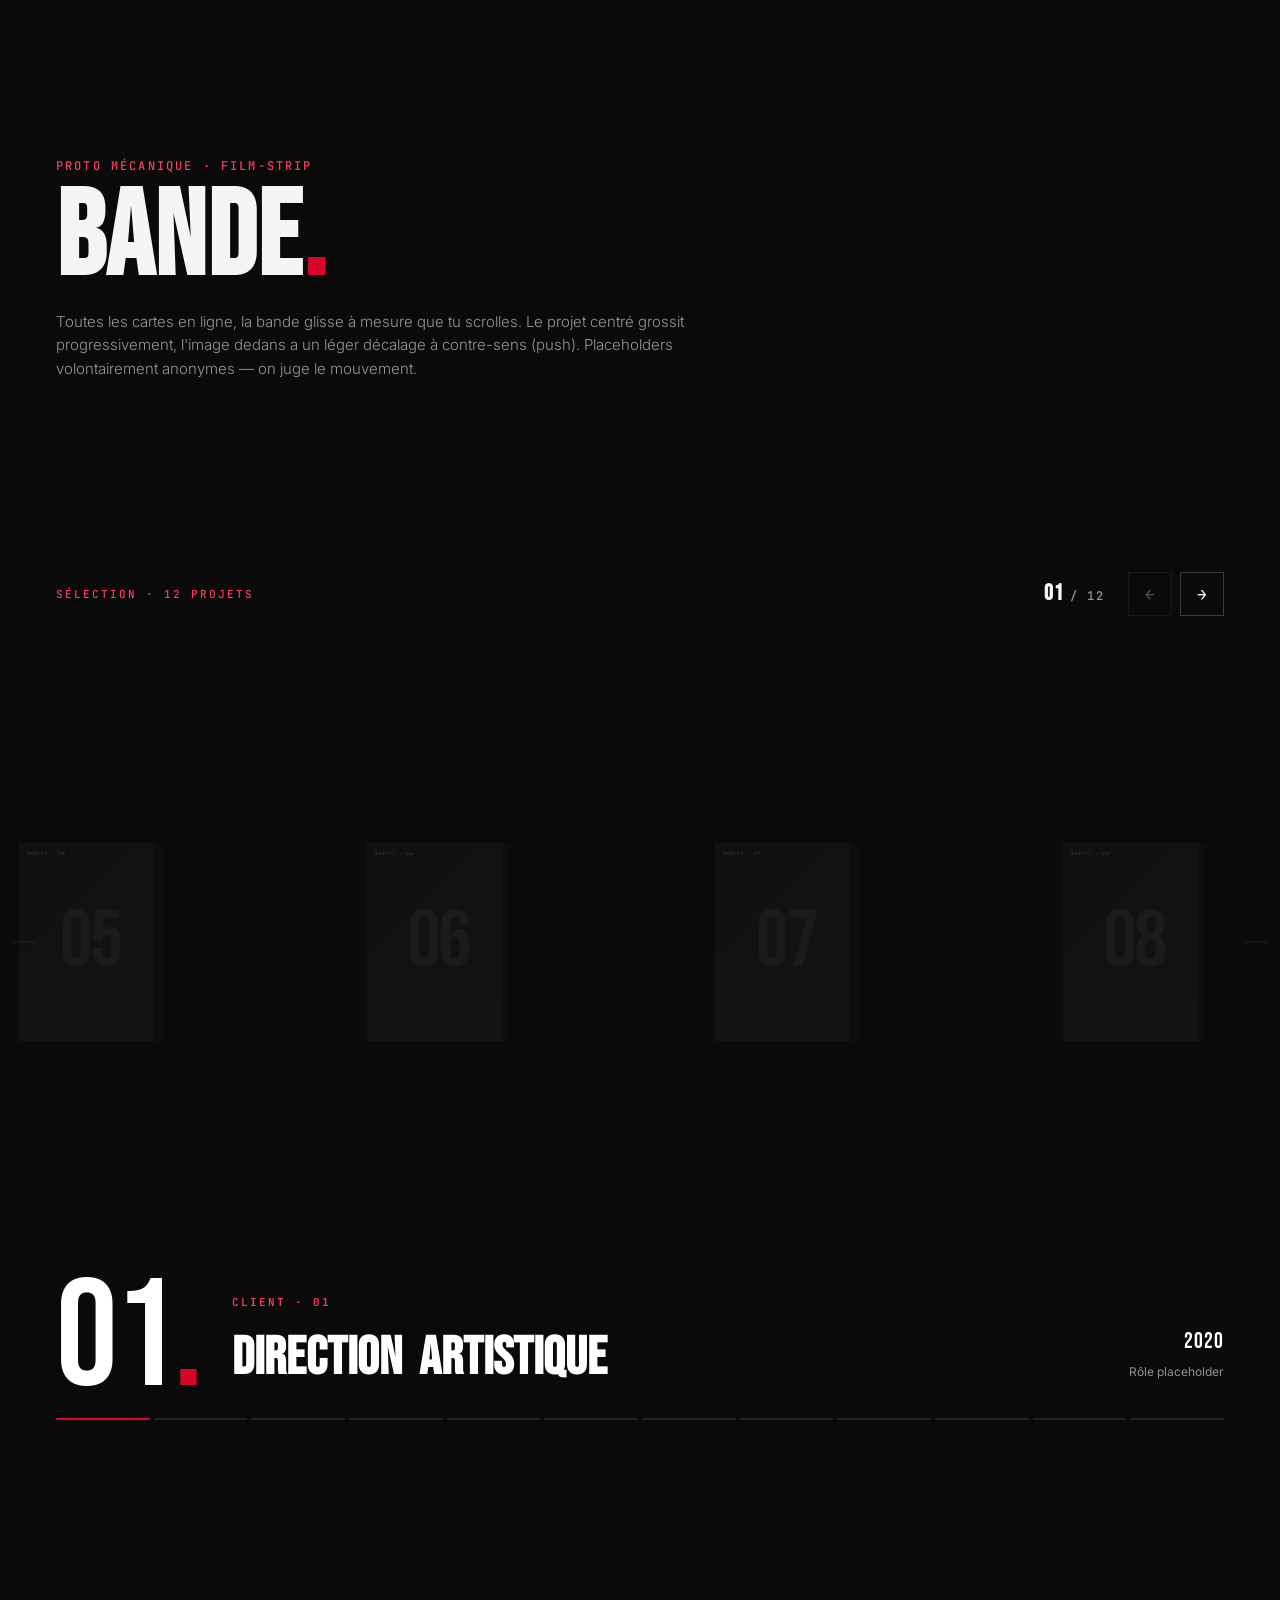
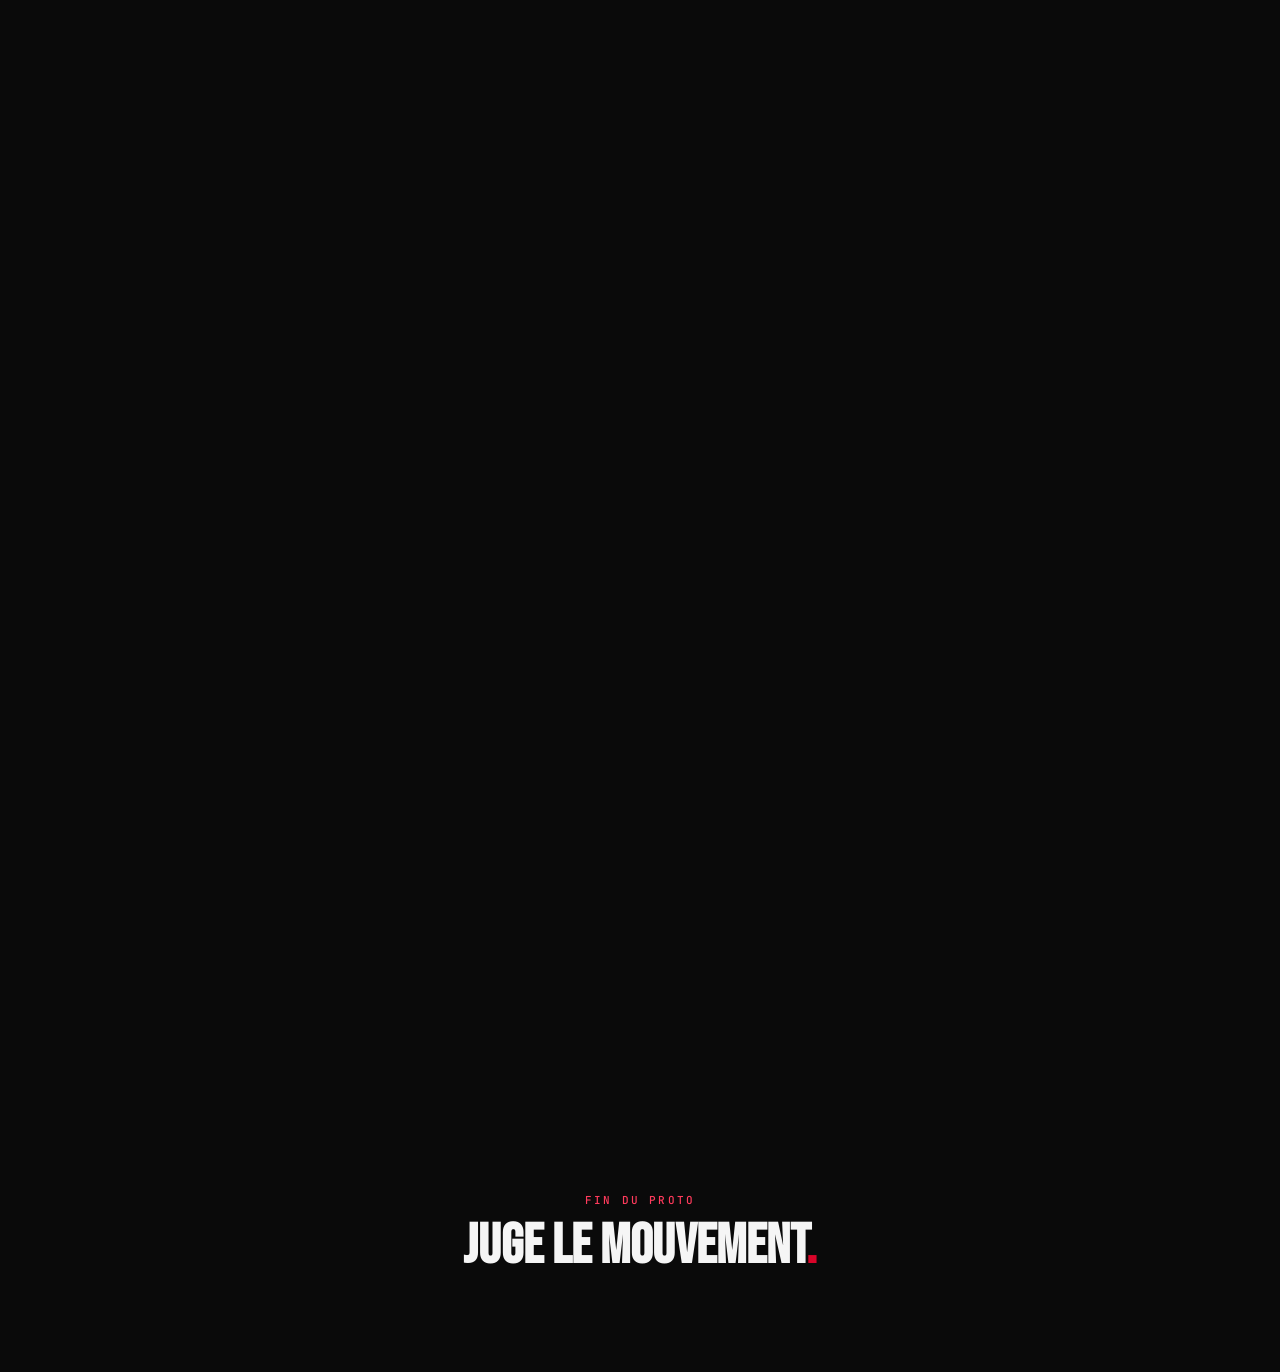
<file: previews/piste-d-band.html>
<!DOCTYPE html>
<html lang="fr">
<head>
<meta charset="utf-8">
<meta name="viewport" content="width=device-width, initial-scale=1">
<title>Piste D · Film-strip — Proto mécanique</title>
<link rel="preconnect" href="https://fonts.googleapis.com">
<link rel="preconnect" href="https://fonts.gstatic.com" crossorigin>
<link href="https://fonts.googleapis.com/css2?family=Bebas+Neue&family=Inter:wght@300;400;500;600;700&family=JetBrains+Mono:wght@400;500;600&display=swap" rel="stylesheet">
<style>
:root {
  --bg:#0a0a0a; --ink:#f5f5f5; --red:#d90429; --red-text:#ff3b5c;
  --ink-dim: rgba(245,245,245,.6);
  --display:'Bebas Neue',sans-serif; --sans:'Inter',system-ui,sans-serif;
  --mono:'JetBrains Mono',monospace;
  /* Vitesses plus courtes + easing bien lissé (out-expo like) */
  --ease-out: cubic-bezier(.22,1,.36,1);
  --ease-snap: cubic-bezier(.32,.72,0,1);
  --dur-fast: .35s;
  --dur-med: .5s;
}
*,*::before,*::after { margin:0; padding:0; box-sizing:border-box; }
html { scroll-behavior: smooth; }
body { background: var(--bg); color: var(--ink); font-family: var(--sans); overflow-x: hidden; -webkit-font-smoothing: antialiased; }

/* Intro courte */
.sb-intro { min-height: 60vh; display: flex; align-items: center; padding: 80px 56px; }
.sb-intro__inner { max-width: 700px; }
.sb-intro__eyebrow { font: 500 12px/1 var(--mono); letter-spacing: .18em; color: var(--red-text); margin-bottom: 16px; }
.sb-intro__title { font-family: var(--display); font-size: min(10vw,120px); line-height: .85; letter-spacing: .01em; }
.sb-intro__title .red { color: var(--red); }
.sb-intro__lead { font: 300 15px/1.55 var(--sans); color: var(--ink-dim); margin-top: 20px; }

/* Carousel */
.sb-carousel { position: relative; background: var(--bg); }
.sb-carousel__sticky {
  position: sticky; top: 0; height: 100vh; overflow: hidden;
  display: grid; grid-template-rows: auto 1fr auto;
}

/* Header */
.sb-header {
  padding: 32px 56px 0;
  display: flex; justify-content: space-between; align-items: center; gap: 20px;
}
.sb-header__eyebrow { font: 500 11px/1 var(--mono); letter-spacing: .18em; color: var(--red-text); }
.sb-header__right { display: flex; align-items: center; gap: 24px; }
.sb-counter { font: 500 12px/1 var(--mono); letter-spacing: .12em; color: var(--ink-dim); display: flex; align-items: baseline; gap: 6px; }
.sb-counter b { color: var(--ink); font-weight: 600; font-family: var(--display); font-size: 22px; letter-spacing: .04em; }
.sb-nav { display: flex; gap: 8px; }
.sb-nav__btn {
  width: 44px; height: 44px; border: 1px solid rgba(255,255,255,.2); background: transparent;
  color: #fff; font-size: 16px; cursor: pointer; font-family: var(--mono);
  display: flex; align-items: center; justify-content: center;
  transition: border-color var(--dur-fast) ease, background var(--dur-fast) ease, transform .2s ease;
}
.sb-nav__btn:hover:not(:disabled) { border-color: var(--red); background: rgba(217,4,41,.15); }
.sb-nav__btn:active:not(:disabled) { transform: scale(.94); }
.sb-nav__btn:disabled { opacity: .3; cursor: not-allowed; }

/* Viewport = fenêtre où la bande défile */
.sb-viewport {
  position: relative; overflow: hidden;
}
/* Center reference line (guide subtil pour repérer la zone focus) */
.sb-viewport::before,
.sb-viewport::after {
  content: ''; position: absolute; top: 50%; height: 1px; width: 24px;
  background: rgba(255,255,255,.08); z-index: 1; transform: translateY(-50%);
  pointer-events: none;
}
.sb-viewport::before { left: 12px; }
.sb-viewport::after { right: 12px; }

/* La bande : all cards side by side, translatée par JS */
.sb-strip {
  position: absolute; top: 50%; left: 50%;
  display: flex; gap: 28px; align-items: center;
  will-change: transform;
  /* pas de transition CSS sur transform — coupé au scroll, chaque frame */
}

/* Card = bloc plein, dimensions fixes */
.sb-card {
  flex: none;
  width: 320px; height: 440px;
  position: relative; overflow: hidden;
  background: #131313;
  border: 1px solid rgba(255,255,255,.05);
  transform-origin: 50% 50%;
  will-change: transform;
  cursor: pointer;
  /* pas de transition sur transform — JS met à jour chaque frame */
}

/* L'inner (proxy "image") a un parallax horizontal → effet de poussée */
.sb-card__inner {
  position: absolute; inset: -6% -12%;  /* déborde volontairement pour absorber le translate */
  background: linear-gradient(135deg, #1c1c1c 0%, #232323 100%);
  will-change: transform;
}

/* Gros numéro central en filigrane (identité visuelle placeholder) */
.sb-card__num {
  position: absolute; inset: 0; z-index: 2;
  display: flex; align-items: center; justify-content: center;
  font-family: var(--display); font-size: 14vw; line-height: 1; letter-spacing: -.02em;
  color: rgba(255,255,255,.1);
  pointer-events: none;
}
.sb-card__label {
  position: absolute; top: 18px; left: 18px; z-index: 3;
  font: 600 10px/1 var(--mono); letter-spacing: .18em; color: rgba(255,255,255,.4);
}

/* Rail rouge et caption : apparaissent quand la carte est en focus (JS toggle .is-focused) */
.sb-card__rail {
  position: absolute; left: 0; top: 22%; width: 3px; height: 56%; background: var(--red);
  transform: scaleY(0); transform-origin: top;
  transition: transform var(--dur-med) var(--ease-out) .05s;
  z-index: 4;
}
.sb-card.is-focused .sb-card__rail { transform: scaleY(1); }

.sb-card__caption {
  position: absolute; left: 20px; bottom: 20px; z-index: 4;
  font-family: var(--display); font-size: clamp(22px, 2.6vw, 36px); line-height: .9;
  color: rgba(255,255,255,.95); letter-spacing: .01em; max-width: 80%;
  opacity: 0; transform: translateY(16px);
  transition: opacity var(--dur-fast) ease .15s, transform var(--dur-med) var(--ease-out) .15s;
}
.sb-card.is-focused .sb-card__caption { opacity: 1; transform: none; }

/* Footer identique à piste-d-flat : num + client + split-letter title + meta */
.sb-footer {
  padding: 12px 56px 40px;
  display: grid; grid-template-columns: auto 1fr auto; align-items: end; gap: 32px;
}
.sb-footer__num {
  font-family: var(--display); font-size: min(12vw,160px); line-height: .78; color: #fff;
  letter-spacing: -.02em;
}
.sb-footer__num .dot { color: var(--red); }
.sb-footer__block { padding-bottom: 12px; max-width: 720px; }
.sb-footer__client {
  font: 600 11px/1 var(--mono); letter-spacing: .18em; color: var(--red-text); margin-bottom: 12px;
  opacity: 0; transform: translateY(14px);
  transition: opacity var(--dur-fast) ease .05s, transform var(--dur-med) var(--ease-out) .05s;
}
.sb-footer.is-in .sb-footer__client { opacity: 1; transform: none; }
.sb-footer__title {
  font-family: var(--display); font-size: min(4.5vw,54px); line-height: .88; color: #fff;
  overflow: hidden; padding-bottom: 6px;
}
.sb-letter {
  display: inline-block;
  transform: translateY(102%); opacity: 0;
  transition: transform var(--dur-med) var(--ease-out), opacity var(--dur-fast) ease;
  transition-delay: calc(var(--i, 0) * 22ms + 90ms);
}
.sb-letter.is-space { width: .32em; height: 1em; }
.sb-footer.is-in .sb-letter { transform: translateY(0); opacity: 1; }

.sb-footer__meta {
  padding-bottom: 18px; text-align: right;
  font: 400 12px/1.55 var(--sans); color: rgba(255,255,255,.55);
  opacity: 0; transform: translateY(12px);
  transition: opacity var(--dur-fast) ease .18s, transform var(--dur-med) var(--ease-out) .18s;
}
.sb-footer.is-in .sb-footer__meta { opacity: 1; transform: none; }
.sb-footer__year { display: block; font-family: var(--display); font-size: 22px; color: #fff; letter-spacing: .04em; margin-bottom: 4px; }

/* Timeline en bas */
.sb-timeline {
  position: absolute; left: 56px; right: 56px; bottom: 20px;
  display: flex; gap: 4px; align-items: center; z-index: 4; pointer-events: none;
}
.sb-tick { flex: 1; height: 2px; background: rgba(255,255,255,.1); position: relative; overflow: hidden; }
.sb-tick__fill {
  position: absolute; inset: 0; background: var(--red);
  transform: scaleX(0); transform-origin: left;
  transition: transform var(--dur-fast) var(--ease-out);
}
.sb-tick.is-past .sb-tick__fill,
.sb-tick.is-active .sb-tick__fill { transform: scaleX(1); }

/* Outro */
.sb-outro { padding: 100px 56px; text-align: center; }
.sb-outro__label { font: 500 11px/1 var(--mono); letter-spacing: .2em; color: var(--red-text); margin-bottom: 16px; }
.sb-outro__title { font-family: var(--display); font-size: min(6vw,56px); line-height: .9; }

/* Mobile — bande plus resserrée */
@media (max-width: 900px) {
  .sb-intro { padding: 60px 24px; }
  .sb-header { padding: 24px 20px 0; flex-wrap: wrap; gap: 12px; }
  .sb-header__eyebrow { flex-basis: 100%; }
  .sb-header__right { flex-basis: 100%; justify-content: space-between; }
  .sb-card { width: 240px; height: 340px; }
  .sb-strip { gap: 16px; }
  .sb-footer { padding: 12px 20px 32px; gap: 14px; grid-template-columns: auto 1fr; }
  .sb-footer__num { font-size: 18vw; }
  .sb-footer__title { font-size: 7vw; }
  .sb-footer__meta { grid-column: 1 / -1; text-align: left; }
  .sb-timeline { left: 20px; right: 20px; bottom: 8px; }
  .sb-outro { padding: 60px 24px; }
}

@media (prefers-reduced-motion: reduce) {
  .sb-letter, .sb-footer__client, .sb-footer__meta, .sb-card__caption, .sb-card__rail { transition: none !important; }
  html { scroll-behavior: auto; }
}
</style>
</head>
<body>

<section class="sb-intro">
  <div class="sb-intro__inner">
    <div class="sb-intro__eyebrow">PROTO MÉCANIQUE · FILM-STRIP</div>
    <h1 class="sb-intro__title">BANDE<span class="red">.</span></h1>
    <p class="sb-intro__lead">Toutes les cartes en ligne, la bande glisse à mesure que tu scrolles. Le projet centré grossit progressivement, l'image dedans a un léger décalage à contre-sens (push). Placeholders volontairement anonymes — on juge le mouvement.</p>
  </div>
</section>

<section class="sb-carousel" id="sbCarousel">
  <div class="sb-carousel__sticky">

    <header class="sb-header">
      <div class="sb-header__eyebrow">SÉLECTION · <span id="sbTotalLabel">12</span> PROJETS</div>
      <div class="sb-header__right">
        <div class="sb-counter"><b id="sbCurrent">01</b><span>/ <span id="sbTotal">12</span></span></div>
        <div class="sb-nav">
          <button class="sb-nav__btn" id="sbPrev" aria-label="Précédent">←</button>
          <button class="sb-nav__btn" id="sbNext" aria-label="Suivant">→</button>
        </div>
      </div>
    </header>

    <div class="sb-viewport" id="sbViewport">
      <div class="sb-strip" id="sbStrip"></div>
    </div>

    <footer class="sb-footer" id="sbFooter">
      <div class="sb-footer__num" id="sbFooterNum">01<span class="dot">.</span></div>
      <div class="sb-footer__block">
        <div class="sb-footer__client" id="sbFooterClient">CLIENT · 01</div>
        <h2 class="sb-footer__title" id="sbFooterTitle"></h2>
      </div>
      <div class="sb-footer__meta" id="sbFooterMeta">
        <span class="sb-footer__year" id="sbFooterYear">2026</span>
        <span id="sbFooterRole">Rôle placeholder</span>
      </div>
    </footer>

    <div class="sb-timeline" id="sbTimeline"></div>
  </div>
</section>

<section class="sb-outro">
  <div class="sb-outro__label">FIN DU PROTO</div>
  <h2 class="sb-outro__title">Juge le mouvement<span style="color:var(--red)">.</span></h2>
</section>

<script>
(function(){
  'use strict';
  var REDUCE = window.matchMedia('(prefers-reduced-motion: reduce)').matches;

  var TITLES = [
    'DIRECTION ARTISTIQUE',
    'PRODUCTION AUDIOVISUELLE',
    'PHOTOGRAPHIE',
    'MOTION DESIGN',
    'ÉTUDE DE CAS',
    'ÉDITION PRINT',
    'IDENTITÉ VISUELLE',
    'STORYBOARD',
    'POST-PRODUCTION',
    'RETOUCHE PRO',
    'SOUND DESIGN',
    'GÉNÉRIQUE'
  ];
  var n = TITLES.length;
  var projects = [];
  for (var k = 0; k < n; k++) {
    projects.push({
      client: 'CLIENT · ' + String(k + 1).padStart(2, '0'),
      title: TITLES[k],
      year: String(2020 + (k % 7)),
      role: 'Rôle placeholder'
    });
  }

  var strip = document.getElementById('sbStrip');
  var viewport = document.getElementById('sbViewport');
  var timeline = document.getElementById('sbTimeline');
  var footer = document.getElementById('sbFooter');
  var footerNum = document.getElementById('sbFooterNum');
  var footerClient = document.getElementById('sbFooterClient');
  var footerTitle = document.getElementById('sbFooterTitle');
  var footerYear = document.getElementById('sbFooterYear');
  var footerRole = document.getElementById('sbFooterRole');
  var currentEl = document.getElementById('sbCurrent');
  var totalEl = document.getElementById('sbTotal');
  var totalLabelEl = document.getElementById('sbTotalLabel');
  var prevBtn = document.getElementById('sbPrev');
  var nextBtn = document.getElementById('sbNext');
  var outer = document.getElementById('sbCarousel');

  totalEl.textContent = String(n).padStart(2, '0');
  totalLabelEl.textContent = String(n).padStart(2, '0');

  strip.innerHTML = projects.map(function(p, i) {
    var num = String(i + 1).padStart(2, '0');
    return '' +
      '<article class="sb-card" data-sb-card data-idx="' + i + '">' +
        '<div class="sb-card__inner" data-inner></div>' +
        '<div class="sb-card__num">' + num + '</div>' +
        '<div class="sb-card__label">PROJET · ' + num + '</div>' +
        '<div class="sb-card__rail"></div>' +
        '<div class="sb-card__caption">' + p.title + '</div>' +
      '</article>';
  }).join('');

  timeline.innerHTML = projects.map(function(){ return '<div class="sb-tick"><div class="sb-tick__fill"></div></div>'; }).join('');

  var cards = Array.prototype.slice.call(strip.querySelectorAll('[data-sb-card]'));
  var inners = cards.map(function(c){ return c.querySelector('[data-inner]'); });
  var ticks = Array.prototype.slice.call(timeline.querySelectorAll('.sb-tick'));

  // Measure card + gap (one time)
  var CARD_W = cards[0].offsetWidth;
  var STRIP_STYLE = window.getComputedStyle(strip);
  var GAP = parseFloat(STRIP_STYLE.gap) || 28;
  var STEP = CARD_W + GAP;

  function splitTitle(el, text) {
    var frag = document.createDocumentFragment();
    for (var c = 0; c < text.length; c++) {
      var ch = text[c];
      var span = document.createElement('span');
      span.className = 'sb-letter' + (ch === ' ' ? ' is-space' : '');
      span.style.setProperty('--i', c);
      span.textContent = ch === ' ' ? ' ' : ch;
      frag.appendChild(span);
    }
    el.innerHTML = '';
    el.appendChild(frag);
  }

  // Chrome (footer/counter/timeline) update — only when active idx changes
  var lastChromeIdx = -1;
  function updateChrome(idx) {
    if (idx === lastChromeIdx) return;
    lastChromeIdx = idx;
    ticks.forEach(function(t, j){
      t.classList.toggle('is-past', j < idx);
      t.classList.toggle('is-active', j === idx);
    });
    currentEl.textContent = String(idx + 1).padStart(2, '0');
    var p = projects[idx];
    footer.classList.remove('is-in');
    void footer.offsetWidth;
    footerNum.innerHTML = String(idx + 1).padStart(2, '0') + '<span class="dot">.</span>';
    footerClient.textContent = p.client;
    splitTitle(footerTitle, p.title);
    footerYear.textContent = p.year;
    footerRole.textContent = p.role;
    requestAnimationFrame(function(){ footer.classList.add('is-in'); });
    prevBtn.disabled = idx === 0;
    nextBtn.disabled = idx === n - 1;
  }

  // ——— Continuous render : la bande suit le scroll en direct ———
  function render(pct) {
    var progress = pct * (n - 1);

    // Strip translateX = -progress * step  (couple direct scroll → bande)
    var offset = -progress * STEP;
    strip.style.transform = 'translate(-50%, -50%) translateX(' + offset.toFixed(2) + 'px)';

    for (var i = 0; i < n; i++) {
      var dist = i - progress;
      var absDist = Math.abs(dist);
      // Scale continu : 1.0 au centre, ~.68 à ±1, ~.5 à ±2, plancher .45
      var scale = Math.max(0.45, 1 - absDist * 0.32);
      // Opacité subtile pour "dire" que la carte n'est pas focus, sans écraser
      var opacity = Math.max(0.42, 1 - absDist * 0.28);
      cards[i].style.transform = 'scale(' + scale.toFixed(4) + ')';
      cards[i].style.opacity = opacity.toFixed(3);
      cards[i].style.zIndex = String(100 - Math.round(absDist * 10));

      // Push : image dérive à contre-sens de la bande, proportionnellement à la distance au centre
      // dist positif = carte à droite du centre → image tire vers la gauche (-)
      // Amplitude 14% du cadre, plafonnée pour ±2+
      var pushPct = Math.max(-14, Math.min(14, -dist * 12));
      inners[i].style.transform = 'translateX(' + pushPct.toFixed(2) + '%)';

      // Focused state : rail + caption seulement quand la carte est vraiment centrée
      cards[i].classList.toggle('is-focused', absDist < 0.4);
    }

    updateChrome(Math.max(0, Math.min(n - 1, Math.round(progress))));
  }

  // ——— rAF-lerp coupled to scroll : lisse le mouvement de la bande sans le rendre "poisseux" ———
  var STEP_VH = 0.45;  // 45% de viewport = 1 projet — assez rapide
  var scrollDist = function(){ return Math.max(1, (n - 1) * window.innerHeight * STEP_VH); };
  var setHeight = function(){ outer.style.height = (window.innerHeight + scrollDist()) + 'px'; };
  setHeight();
  window.addEventListener('resize', function(){ setHeight(); CARD_W = cards[0].offsetWidth; STEP = CARD_W + GAP; requestRender(); });

  function target() {
    var rect = outer.getBoundingClientRect();
    var scrolled = Math.max(0, -rect.top);
    return Math.min(1, scrolled / scrollDist());
  }

  var currentPct = 0;
  var rafId = null;
  var LERP = REDUCE ? 1 : 0.28;  // 0.28 = rattrapage ~120ms, nerveux mais lissé

  function loop() {
    rafId = null;
    var tgt = target();
    currentPct += (tgt - currentPct) * LERP;
    if (Math.abs(tgt - currentPct) < 0.0004) currentPct = tgt;
    render(currentPct);
    if (currentPct !== tgt) rafId = requestAnimationFrame(loop);
  }
  function requestRender() { if (rafId == null) rafId = requestAnimationFrame(loop); }

  currentPct = target();
  render(currentPct);
  window.addEventListener('scroll', requestRender, { passive: true });

  // Snap sur arrêt du scroll
  var snapTimer = null, isSnapping = false, releaseTimer = null;
  function outerTop(){ return window.scrollY + outer.getBoundingClientRect().top; }
  function scrollY_for(idx){ idx = Math.max(0, Math.min(n - 1, idx)); return outerTop() + (idx / (n - 1)) * scrollDist(); }
  function snapTo(idx){
    isSnapping = true;
    window.scrollTo({ top: scrollY_for(idx), behavior: REDUCE ? 'auto' : 'smooth' });
    window.clearTimeout(releaseTimer);
    releaseTimer = window.setTimeout(function(){ isSnapping = false; }, REDUCE ? 60 : 500);
  }
  window.addEventListener('scroll', function(){
    if (isSnapping) return;
    window.clearTimeout(snapTimer);
    snapTimer = window.setTimeout(function(){
      if (isSnapping) return;
      var rect = outer.getBoundingClientRect();
      var scrolled = -rect.top;
      if (scrolled <= 0 || scrolled >= scrollDist()) return;
      var progress = (scrolled / scrollDist()) * (n - 1);
      var idx = Math.round(progress);
      if (Math.abs(progress - idx) > 0.05) snapTo(idx);
    }, 120);
  }, { passive: true });

  // Buttons
  prevBtn.addEventListener('click', function(){ snapTo(Math.max(0, lastChromeIdx - 1)); });
  nextBtn.addEventListener('click', function(){ snapTo(Math.min(n - 1, lastChromeIdx + 1)); });

  // Keyboard
  document.addEventListener('keydown', function(e){
    var rect = outer.getBoundingClientRect();
    if (rect.top > 0 || rect.bottom < window.innerHeight) return;
    if (e.key === 'ArrowRight' || e.key === 'ArrowDown') { e.preventDefault(); snapTo(lastChromeIdx + 1); }
    if (e.key === 'ArrowLeft' || e.key === 'ArrowUp')   { e.preventDefault(); snapTo(lastChromeIdx - 1); }
  });

  // Touch swipe (mobile — bande native ou snap prev/next selon le geste)
  var tX = 0, tY = 0, tOn = false;
  viewport.addEventListener('touchstart', function(e){ if (!e.touches[0]) return; tX = e.touches[0].clientX; tY = e.touches[0].clientY; tOn = true; }, { passive: true });
  viewport.addEventListener('touchend', function(e){
    if (!tOn || !e.changedTouches[0]) return;
    tOn = false;
    var dx = e.changedTouches[0].clientX - tX;
    var dy = e.changedTouches[0].clientY - tY;
    if (Math.abs(dx) > 40 && Math.abs(dx) > Math.abs(dy) * 1.4) {
      if (dx < 0) snapTo(lastChromeIdx + 1); else snapTo(lastChromeIdx - 1);
    }
  }, { passive: true });

  // Click on a card = amène-la au centre
  cards.forEach(function(card){
    card.addEventListener('click', function(e){
      var idx = parseInt(card.getAttribute('data-idx'), 10);
      if (idx === lastChromeIdx) return;
      e.preventDefault();
      snapTo(idx);
    });
  });
})();
</script>
</body>
</html>
</file>
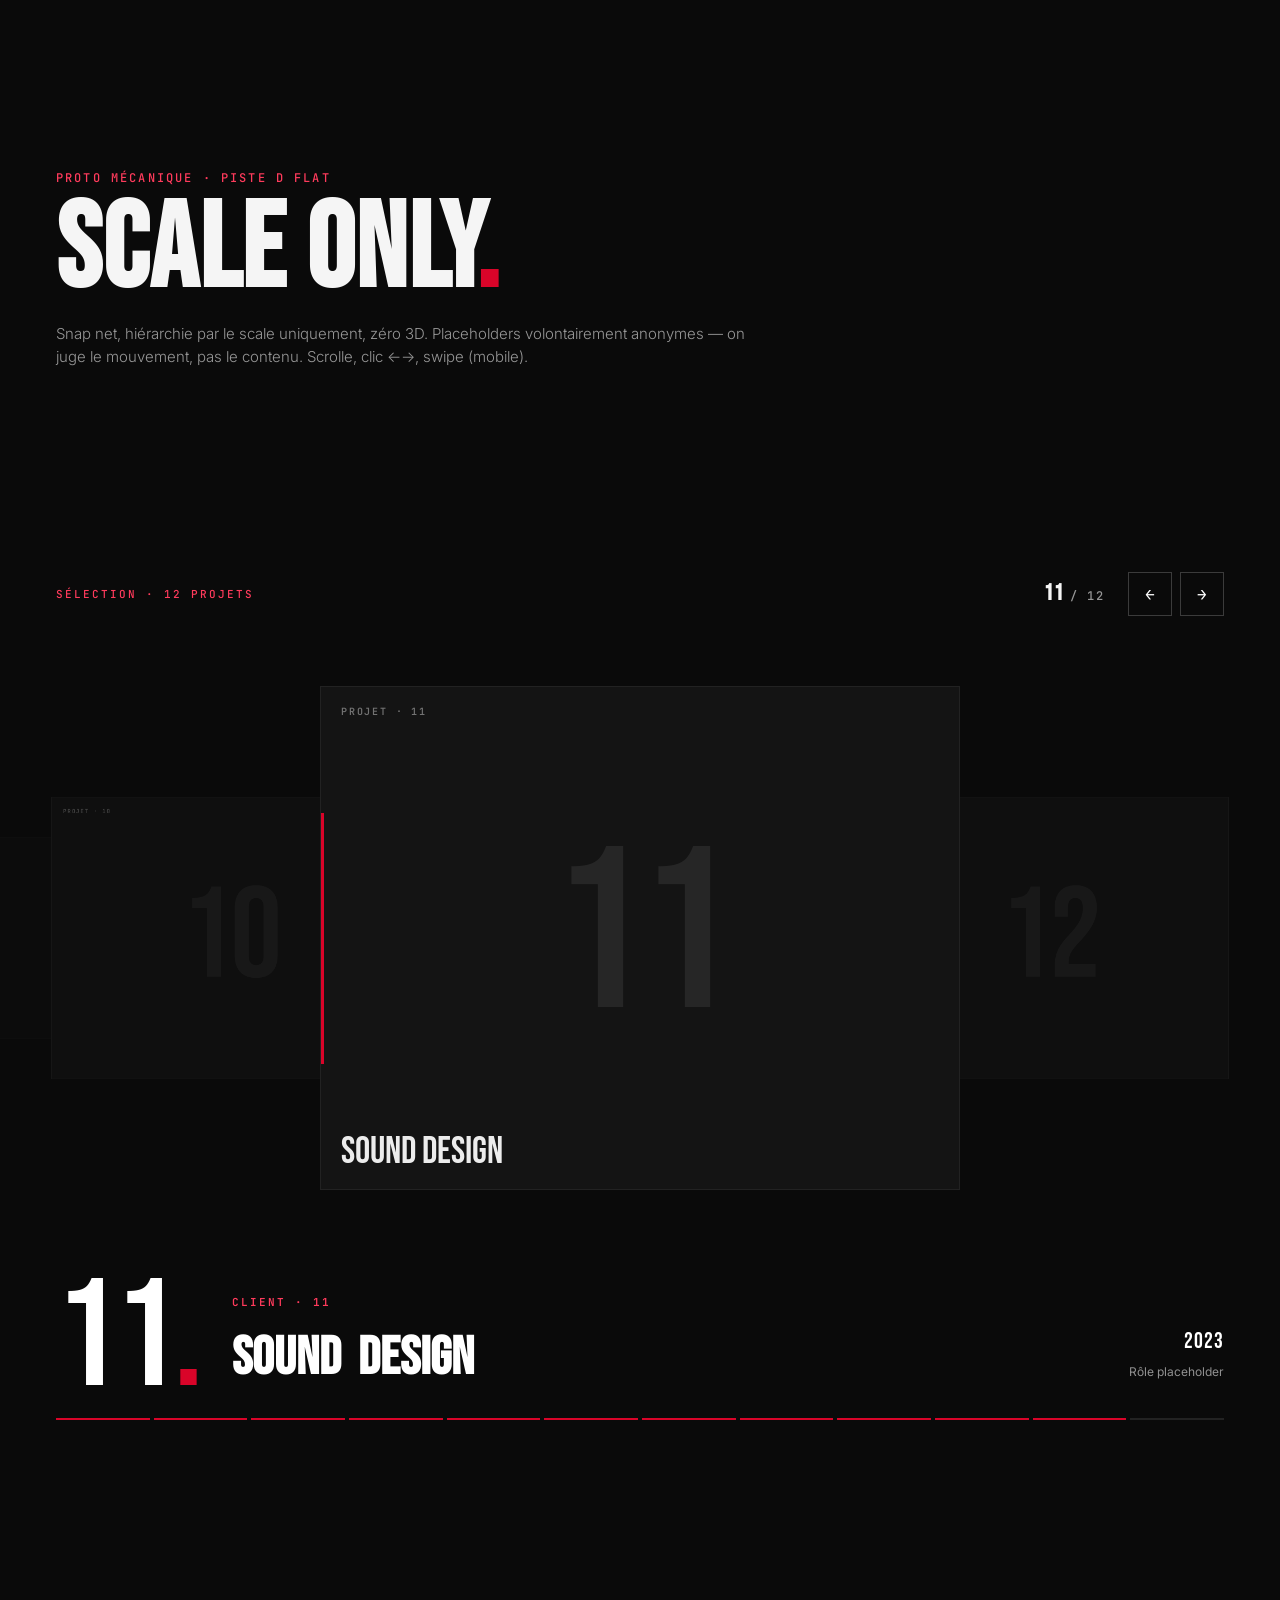
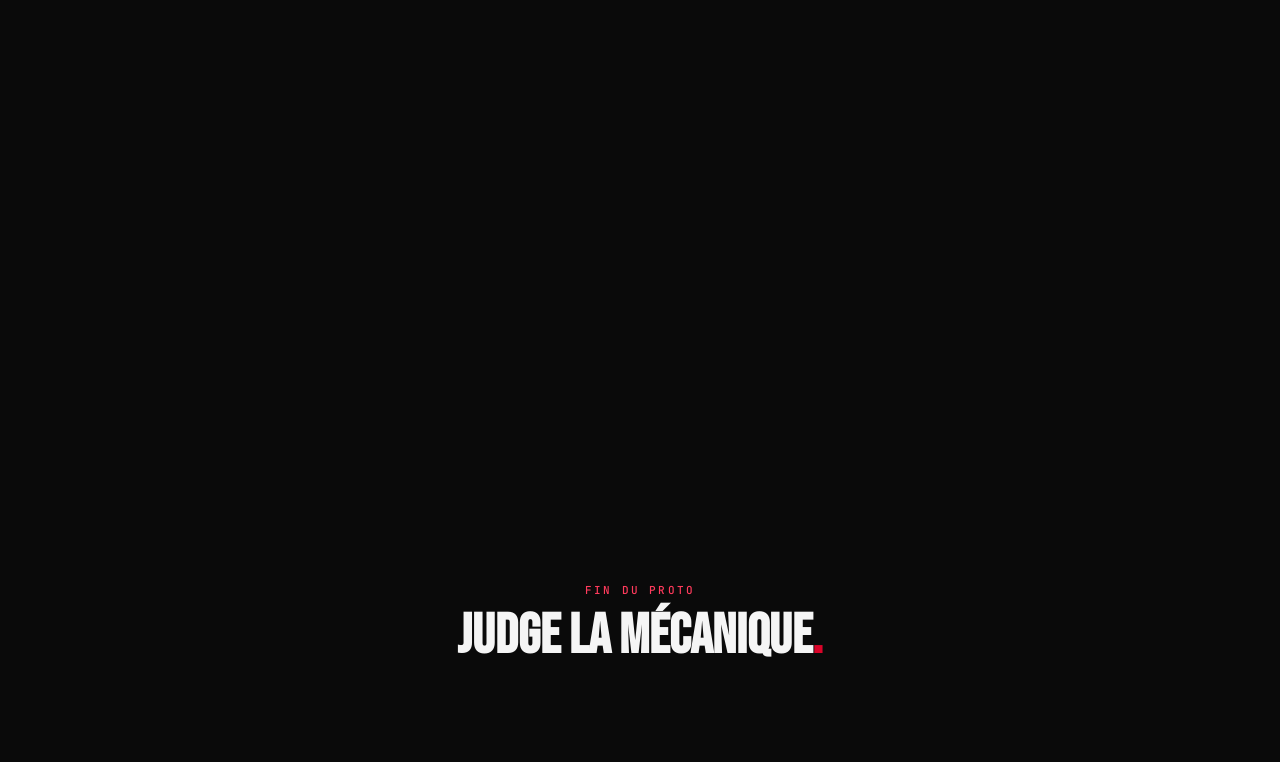
<file: previews/piste-d-flat.html>
<!DOCTYPE html>
<html lang="fr">
<head>
<meta charset="utf-8">
<meta name="viewport" content="width=device-width, initial-scale=1">
<title>Piste D · Flat — Proto mécanique</title>
<link rel="preconnect" href="https://fonts.googleapis.com">
<link rel="preconnect" href="https://fonts.gstatic.com" crossorigin>
<link href="https://fonts.googleapis.com/css2?family=Bebas+Neue&family=Inter:wght@300;400;500;600;700&family=JetBrains+Mono:wght@400;500;600&display=swap" rel="stylesheet">
<style>
:root {
  --bg:#0a0a0a; --ink:#f5f5f5; --red:#d90429; --red-text:#ff3b5c;
  --ink-dim: rgba(245,245,245,.6);
  --display:'Bebas Neue',sans-serif; --sans:'Inter',system-ui,sans-serif;
  --mono:'JetBrains Mono',monospace;
  --ease-snap: cubic-bezier(.72,0,.12,1);
  --dur-card: .72s;
  --dur-txt: .55s;
}
*,*::before,*::after { margin:0; padding:0; box-sizing:border-box; }
html { scroll-behavior: smooth; }
body { background: var(--bg); color: var(--ink); font-family: var(--sans); overflow-x: hidden; -webkit-font-smoothing: antialiased; }

/* ——— Intro (court) ——— */
.fd-intro {
  min-height: 60vh; display: flex; align-items: center; padding: 80px 56px;
}
.fd-intro__inner { max-width: 700px; }
.fd-intro__eyebrow { font: 500 12px/1 var(--mono); letter-spacing: .18em; color: var(--red-text); margin-bottom: 16px; }
.fd-intro__title { font-family: var(--display); font-size: min(10vw,120px); line-height: .85; letter-spacing: .01em; }
.fd-intro__title .red { color: var(--red); }
.fd-intro__lead { font: 300 15px/1.55 var(--sans); color: var(--ink-dim); margin-top: 20px; }

/* ——— Carousel ——— */
.fd-carousel { position: relative; background: var(--bg); }
.fd-carousel__sticky {
  position: sticky; top: 0; height: 100vh; overflow: hidden;
  display: grid; grid-template-rows: auto 1fr auto;
}

/* ——— Header ——— */
.fd-header {
  padding: 32px 56px 0;
  display: flex; justify-content: space-between; align-items: center; gap: 20px;
}
.fd-header__eyebrow { font: 500 11px/1 var(--mono); letter-spacing: .18em; color: var(--red-text); }
.fd-header__right { display: flex; align-items: center; gap: 24px; }
.fd-counter {
  font: 500 12px/1 var(--mono); letter-spacing: .12em; color: var(--ink-dim);
  display: flex; align-items: baseline; gap: 6px;
}
.fd-counter b { color: var(--ink); font-weight: 600; font-family: var(--display); font-size: 22px; letter-spacing: .04em; }
.fd-nav { display: flex; gap: 8px; }
.fd-nav__btn {
  width: 44px; height: 44px; border: 1px solid rgba(255,255,255,.2); background: transparent;
  color: #fff; font-size: 16px; cursor: pointer;
  display: flex; align-items: center; justify-content: center;
  transition: border-color .25s ease, background .25s ease, transform .2s ease;
  font-family: var(--mono);
}
.fd-nav__btn:hover:not(:disabled) { border-color: var(--red); background: rgba(217,4,41,.15); }
.fd-nav__btn:active:not(:disabled) { transform: scale(.94); }
.fd-nav__btn:disabled { opacity: .3; cursor: not-allowed; }

/* ——— Deck (flat, scale-only hierarchy) ——— */
.fd-deck { position: relative; overflow: hidden; }

.fd-card {
  position: absolute; top: 50%; left: 50%;
  width: min(50vw, 720px); height: min(56vh, 560px);
  transform-origin: 50% 50%;
  transition:
    transform var(--dur-card) var(--ease-snap),
    opacity var(--dur-txt) ease;
  will-change: transform, opacity;
  pointer-events: none;
  background: #141414;
  border: 1px solid rgba(255,255,255,.06);
  opacity: 0;
  transform: translate(-50%, -50%) scale(.3);
}

/* Position states (set by JS) */
.fd-card.is-pos-0 {
  transform: translate(-50%, -50%) scale(1);
  opacity: 1; z-index: 30; pointer-events: auto;
}
.fd-card.is-pos--1 { transform: translate(-50%, -50%) translateX(-64%) scale(.56); opacity: .55; z-index: 20; }
.fd-card.is-pos-1  { transform: translate(-50%, -50%) translateX(64%)  scale(.56); opacity: .55; z-index: 20; }
.fd-card.is-pos--2 { transform: translate(-50%, -50%) translateX(-112%) scale(.4); opacity: .2; z-index: 10; }
.fd-card.is-pos-2  { transform: translate(-50%, -50%) translateX(112%)  scale(.4); opacity: .2; z-index: 10; }
.fd-card.is-hidden { display: none; }

/* Card content — pure typo, no images */
.fd-card__num {
  position: absolute; inset: 0;
  display: flex; align-items: center; justify-content: center;
  font-family: var(--display); font-size: 18vw; line-height: 1; letter-spacing: -.02em;
  color: rgba(255,255,255,.08);
  pointer-events: none;
}
.fd-card__label {
  position: absolute; top: 20px; left: 20px;
  font: 600 10px/1 var(--mono); letter-spacing: .18em; color: rgba(255,255,255,.4);
}
.fd-card__rail {
  position: absolute; left: 0; top: 25%; width: 3px; height: 50%; background: var(--red);
  transform: scaleY(0); transform-origin: top;
  transition: transform .7s var(--ease-snap) .18s;
}
.fd-card.is-pos-0 .fd-card__rail { transform: scaleY(1); }
.fd-card__caption {
  position: absolute; left: 20px; bottom: 20px;
  font-family: var(--display); font-size: clamp(22px, 3vw, 42px); line-height: .88;
  color: rgba(255,255,255,.92);
  opacity: 0; transform: translateY(20px);
  transition: opacity .5s ease .25s, transform .5s var(--ease-snap) .25s;
}
.fd-card.is-pos-0 .fd-card__caption { opacity: 1; transform: none; }

/* ——— Footer (num + client + split-letter title + meta) ——— */
.fd-footer {
  padding: 20px 56px 40px;
  display: grid; grid-template-columns: auto 1fr auto; align-items: end; gap: 32px;
}
.fd-footer__num {
  font-family: var(--display); font-size: min(12vw,160px); line-height: .78; color: #fff;
  letter-spacing: -.02em;
}
.fd-footer__num .dot { color: var(--red); }
.fd-footer__block { padding-bottom: 12px; max-width: 720px; }
.fd-footer__client {
  font: 600 11px/1 var(--mono); letter-spacing: .18em; color: var(--red-text); margin-bottom: 12px;
  opacity: 0; transform: translateY(18px);
  transition: opacity var(--dur-txt) ease .08s, transform var(--dur-txt) var(--ease-snap) .08s;
}
.fd-footer.is-in .fd-footer__client { opacity: 1; transform: none; }
.fd-footer__title {
  font-family: var(--display); font-size: min(4.5vw,54px); line-height: .88; color: #fff;
  overflow: hidden; padding-bottom: 6px;
}
.fd-letter {
  display: inline-block;
  transform: translateY(102%); opacity: 0;
  transition: transform .7s var(--ease-snap), opacity .45s ease;
  transition-delay: calc(var(--i, 0) * 32ms + 120ms);
}
.fd-letter.is-space { width: .32em; height: 1em; }
.fd-footer.is-in .fd-letter { transform: translateY(0); opacity: 1; }
.fd-footer__meta {
  padding-bottom: 18px; text-align: right;
  font: 400 12px/1.55 var(--sans); color: rgba(255,255,255,.55);
  opacity: 0; transform: translateY(14px);
  transition: opacity .5s ease .28s, transform .5s var(--ease-snap) .28s;
}
.fd-footer.is-in .fd-footer__meta { opacity: 1; transform: none; }
.fd-footer__year { display: block; font-family: var(--display); font-size: 22px; color: #fff; letter-spacing: .04em; margin-bottom: 4px; }

/* ——— Timeline ——— */
.fd-timeline {
  position: absolute; left: 56px; right: 56px; bottom: 20px;
  display: flex; gap: 4px; align-items: center; z-index: 4; pointer-events: none;
}
.fd-tick { flex: 1; height: 2px; background: rgba(255,255,255,.1); position: relative; overflow: hidden; }
.fd-tick__fill {
  position: absolute; inset: 0; background: var(--red);
  transform: scaleX(0); transform-origin: left;
  transition: transform .45s var(--ease-snap);
}
.fd-tick.is-past .fd-tick__fill,
.fd-tick.is-active .fd-tick__fill { transform: scaleX(1); }

/* ——— Outro ——— */
.fd-outro { padding: 100px 56px; text-align: center; }
.fd-outro__label { font: 500 11px/1 var(--mono); letter-spacing: .2em; color: var(--red-text); margin-bottom: 16px; }
.fd-outro__title { font-family: var(--display); font-size: min(6vw,56px); line-height: .9; }

/* ——— Mobile ——— */
@media (max-width: 900px) {
  .fd-intro { padding: 60px 24px; }
  .fd-header { padding: 24px 20px 0; flex-wrap: wrap; gap: 12px; }
  .fd-header__eyebrow { flex-basis: 100%; }
  .fd-header__right { flex-basis: 100%; justify-content: space-between; }
  .fd-card { width: 76vw; height: 46vh; }
  .fd-card.is-pos--1 { transform: translate(-50%, -50%) translateX(-88%) scale(.55); }
  .fd-card.is-pos-1  { transform: translate(-50%, -50%) translateX(88%)  scale(.55); }
  .fd-card.is-pos--2, .fd-card.is-pos-2 { display: none; }
  .fd-footer { padding: 12px 20px 32px; gap: 14px; grid-template-columns: auto 1fr; }
  .fd-footer__num { font-size: 18vw; }
  .fd-footer__title { font-size: 7vw; }
  .fd-footer__meta { grid-column: 1 / -1; text-align: left; }
  .fd-timeline { left: 20px; right: 20px; bottom: 8px; }
  .fd-outro { padding: 60px 24px; }
}

@media (prefers-reduced-motion: reduce) {
  .fd-card, .fd-letter, .fd-footer__client, .fd-footer__meta, .fd-card__caption, .fd-card__rail { transition: none !important; }
  html { scroll-behavior: auto; }
}
</style>
</head>
<body>

<!-- INTRO -->
<section class="fd-intro">
  <div class="fd-intro__inner">
    <div class="fd-intro__eyebrow">PROTO MÉCANIQUE · PISTE D FLAT</div>
    <h1 class="fd-intro__title">SCALE ONLY<span class="red">.</span></h1>
    <p class="fd-intro__lead">Snap net, hiérarchie par le scale uniquement, zéro 3D. Placeholders volontairement anonymes — on juge le mouvement, pas le contenu. Scrolle, clic ←→, swipe (mobile).</p>
  </div>
</section>

<!-- CAROUSEL -->
<section class="fd-carousel" id="fdCarousel">
  <div class="fd-carousel__sticky">

    <header class="fd-header">
      <div class="fd-header__eyebrow">SÉLECTION · <span id="fdTotalLabel">12</span> PROJETS</div>
      <div class="fd-header__right">
        <div class="fd-counter"><b id="fdCurrent">01</b><span>/ <span id="fdTotal">12</span></span></div>
        <div class="fd-nav">
          <button class="fd-nav__btn" id="fdPrev" aria-label="Précédent">←</button>
          <button class="fd-nav__btn" id="fdNext" aria-label="Suivant">→</button>
        </div>
      </div>
    </header>

    <div class="fd-deck" id="fdDeck"></div>

    <footer class="fd-footer" id="fdFooter">
      <div class="fd-footer__num" id="fdFooterNum">01<span class="dot">.</span></div>
      <div class="fd-footer__block">
        <div class="fd-footer__client" id="fdFooterClient">CLIENT 01</div>
        <h2 class="fd-footer__title" id="fdFooterTitle"></h2>
      </div>
      <div class="fd-footer__meta" id="fdFooterMeta">
        <span class="fd-footer__year" id="fdFooterYear">2026</span>
        <span id="fdFooterRole">Rôle placeholder</span>
      </div>
    </footer>

    <div class="fd-timeline" id="fdTimeline"></div>
  </div>
</section>

<!-- OUTRO -->
<section class="fd-outro">
  <div class="fd-outro__label">FIN DU PROTO</div>
  <h2 class="fd-outro__title">Judge la mécanique<span style="color:var(--red)">.</span></h2>
</section>

<script>
(function(){
  'use strict';
  var REDUCE = window.matchMedia('(prefers-reduced-motion: reduce)').matches;

  // 12 placeholder projects — varying title lengths to stress-test the split cascade
  var TITLES = [
    'DIRECTION ARTISTIQUE',
    'PRODUCTION AUDIOVISUELLE',
    'PHOTOGRAPHIE',
    'MOTION DESIGN',
    'ÉTUDE DE CAS',
    'ÉDITION PRINT',
    'IDENTITÉ VISUELLE',
    'STORYBOARD',
    'POST-PRODUCTION',
    'RETOUCHE PRO',
    'SOUND DESIGN',
    'GÉNÉRIQUE'
  ];
  var n = TITLES.length;
  var projects = [];
  for (var k = 0; k < n; k++) {
    projects.push({
      client: 'CLIENT · ' + String(k + 1).padStart(2, '0'),
      title: TITLES[k],
      year: String(2020 + (k % 7)),
      role: 'Rôle placeholder'
    });
  }

  var deck = document.getElementById('fdDeck');
  var timeline = document.getElementById('fdTimeline');
  var footer = document.getElementById('fdFooter');
  var footerNum = document.getElementById('fdFooterNum');
  var footerClient = document.getElementById('fdFooterClient');
  var footerTitle = document.getElementById('fdFooterTitle');
  var footerYear = document.getElementById('fdFooterYear');
  var footerRole = document.getElementById('fdFooterRole');
  var currentEl = document.getElementById('fdCurrent');
  var totalEl = document.getElementById('fdTotal');
  var totalLabelEl = document.getElementById('fdTotalLabel');
  var prevBtn = document.getElementById('fdPrev');
  var nextBtn = document.getElementById('fdNext');
  var outer = document.getElementById('fdCarousel');

  totalEl.textContent = String(n).padStart(2, '0');
  totalLabelEl.textContent = String(n).padStart(2, '0');

  deck.innerHTML = projects.map(function(p, i) {
    var num = String(i + 1).padStart(2, '0');
    return '' +
      '<article class="fd-card" data-fd-card data-idx="' + i + '">' +
        '<div class="fd-card__label">PROJET · ' + num + '</div>' +
        '<div class="fd-card__num">' + num + '</div>' +
        '<div class="fd-card__rail"></div>' +
        '<div class="fd-card__caption">' + p.title + '</div>' +
      '</article>';
  }).join('');

  timeline.innerHTML = projects.map(function(){ return '<div class="fd-tick"><div class="fd-tick__fill"></div></div>'; }).join('');

  var cards = Array.prototype.slice.call(deck.querySelectorAll('[data-fd-card]'));
  var ticks = Array.prototype.slice.call(timeline.querySelectorAll('.fd-tick'));

  function splitTitle(el, text) {
    var frag = document.createDocumentFragment();
    for (var c = 0; c < text.length; c++) {
      var ch = text[c];
      var span = document.createElement('span');
      span.className = 'fd-letter' + (ch === ' ' ? ' is-space' : '');
      span.style.setProperty('--i', c);
      span.textContent = ch === ' ' ? ' ' : ch;
      frag.appendChild(span);
    }
    el.innerHTML = '';
    el.appendChild(frag);
  }

  var currentIdx = -1;

  function setActive(newIdx) {
    if (newIdx === currentIdx) return;
    newIdx = Math.max(0, Math.min(n - 1, newIdx));
    currentIdx = newIdx;

    cards.forEach(function(card, i) {
      var off = i - newIdx;
      var cls = card.className.replace(/\b(is-pos-[^\s]+|is-hidden)\b/g, '').trim().replace(/\s+/g, ' ');
      if (Math.abs(off) > 2) {
        card.className = cls + ' is-hidden';
      } else {
        card.className = cls + ' is-pos-' + (off === 0 ? '0' : (off < 0 ? '-' + Math.abs(off) : off));
      }
    });

    ticks.forEach(function(t, j) {
      t.classList.toggle('is-past', j < newIdx);
      t.classList.toggle('is-active', j === newIdx);
    });

    currentEl.textContent = String(newIdx + 1).padStart(2, '0');

    var p = projects[newIdx];
    footer.classList.remove('is-in');
    void footer.offsetWidth;
    footerNum.innerHTML = String(newIdx + 1).padStart(2, '0') + '<span class="dot">.</span>';
    footerClient.textContent = p.client;
    splitTitle(footerTitle, p.title);
    footerYear.textContent = p.year;
    footerRole.textContent = p.role;
    requestAnimationFrame(function(){ footer.classList.add('is-in'); });

    prevBtn.disabled = newIdx === 0;
    nextBtn.disabled = newIdx === n - 1;
  }

  // Scroll driven state, snap on end
  var STEP_VH = 0.55;
  var scrollDist = function(){ return Math.max(1, (n - 1) * window.innerHeight * STEP_VH); };
  var setHeight = function(){ outer.style.height = (window.innerHeight + scrollDist()) + 'px'; };
  setHeight();
  window.addEventListener('resize', setHeight);

  function progressIdx() {
    var rect = outer.getBoundingClientRect();
    var scrolled = Math.max(0, -rect.top);
    var pct = Math.min(1, scrolled / scrollDist());
    return Math.round(pct * (n - 1));
  }

  var snapTimer = null, isSnapping = false, releaseTimer = null;
  function outerTop(){ return window.scrollY + outer.getBoundingClientRect().top; }
  function scrollY_for(idx){ idx = Math.max(0, Math.min(n - 1, idx)); return outerTop() + (idx / (n - 1)) * scrollDist(); }
  function snapTo(idx){
    isSnapping = true;
    window.scrollTo({ top: scrollY_for(idx), behavior: REDUCE ? 'auto' : 'smooth' });
    setActive(idx);
    window.clearTimeout(releaseTimer);
    releaseTimer = window.setTimeout(function(){ isSnapping = false; }, REDUCE ? 60 : 650);
  }

  window.addEventListener('scroll', function(){
    if (isSnapping) return;
    var rect = outer.getBoundingClientRect();
    var scrolled = -rect.top;
    if (scrolled >= 0 && scrolled <= scrollDist()) {
      var pct = scrolled / scrollDist();
      setActive(Math.round(pct * (n - 1)));
    }
    window.clearTimeout(snapTimer);
    snapTimer = window.setTimeout(function(){
      if (isSnapping) return;
      var r2 = outer.getBoundingClientRect();
      var s2 = -r2.top;
      if (s2 <= 0 || s2 >= scrollDist()) return;
      var idx = progressIdx();
      if (Math.abs(scrollY_for(idx) - window.scrollY) > 4) snapTo(idx);
    }, 140);
  }, { passive: true });

  setActive(progressIdx());

  prevBtn.addEventListener('click', function(){ snapTo(currentIdx - 1); });
  nextBtn.addEventListener('click', function(){ snapTo(currentIdx + 1); });

  document.addEventListener('keydown', function(e){
    var rect = outer.getBoundingClientRect();
    if (rect.top > 0 || rect.bottom < window.innerHeight) return;
    if (e.key === 'ArrowRight' || e.key === 'ArrowDown') { e.preventDefault(); snapTo(currentIdx + 1); }
    if (e.key === 'ArrowLeft' || e.key === 'ArrowUp')   { e.preventDefault(); snapTo(currentIdx - 1); }
  });

  var tX = 0, tY = 0, tOn = false;
  deck.addEventListener('touchstart', function(e){ if (!e.touches[0]) return; tX = e.touches[0].clientX; tY = e.touches[0].clientY; tOn = true; }, { passive: true });
  deck.addEventListener('touchend', function(e){
    if (!tOn || !e.changedTouches[0]) return;
    tOn = false;
    var dx = e.changedTouches[0].clientX - tX;
    var dy = e.changedTouches[0].clientY - tY;
    if (Math.abs(dx) > 40 && Math.abs(dx) > Math.abs(dy) * 1.4) {
      if (dx < 0) snapTo(currentIdx + 1); else snapTo(currentIdx - 1);
    }
  }, { passive: true });

  cards.forEach(function(card){
    card.addEventListener('click', function(e){
      var idx = parseInt(card.getAttribute('data-idx'), 10);
      if (idx === currentIdx) return;
      e.preventDefault();
      snapTo(idx);
    });
  });
})();
</script>
</body>
</html>
</file>
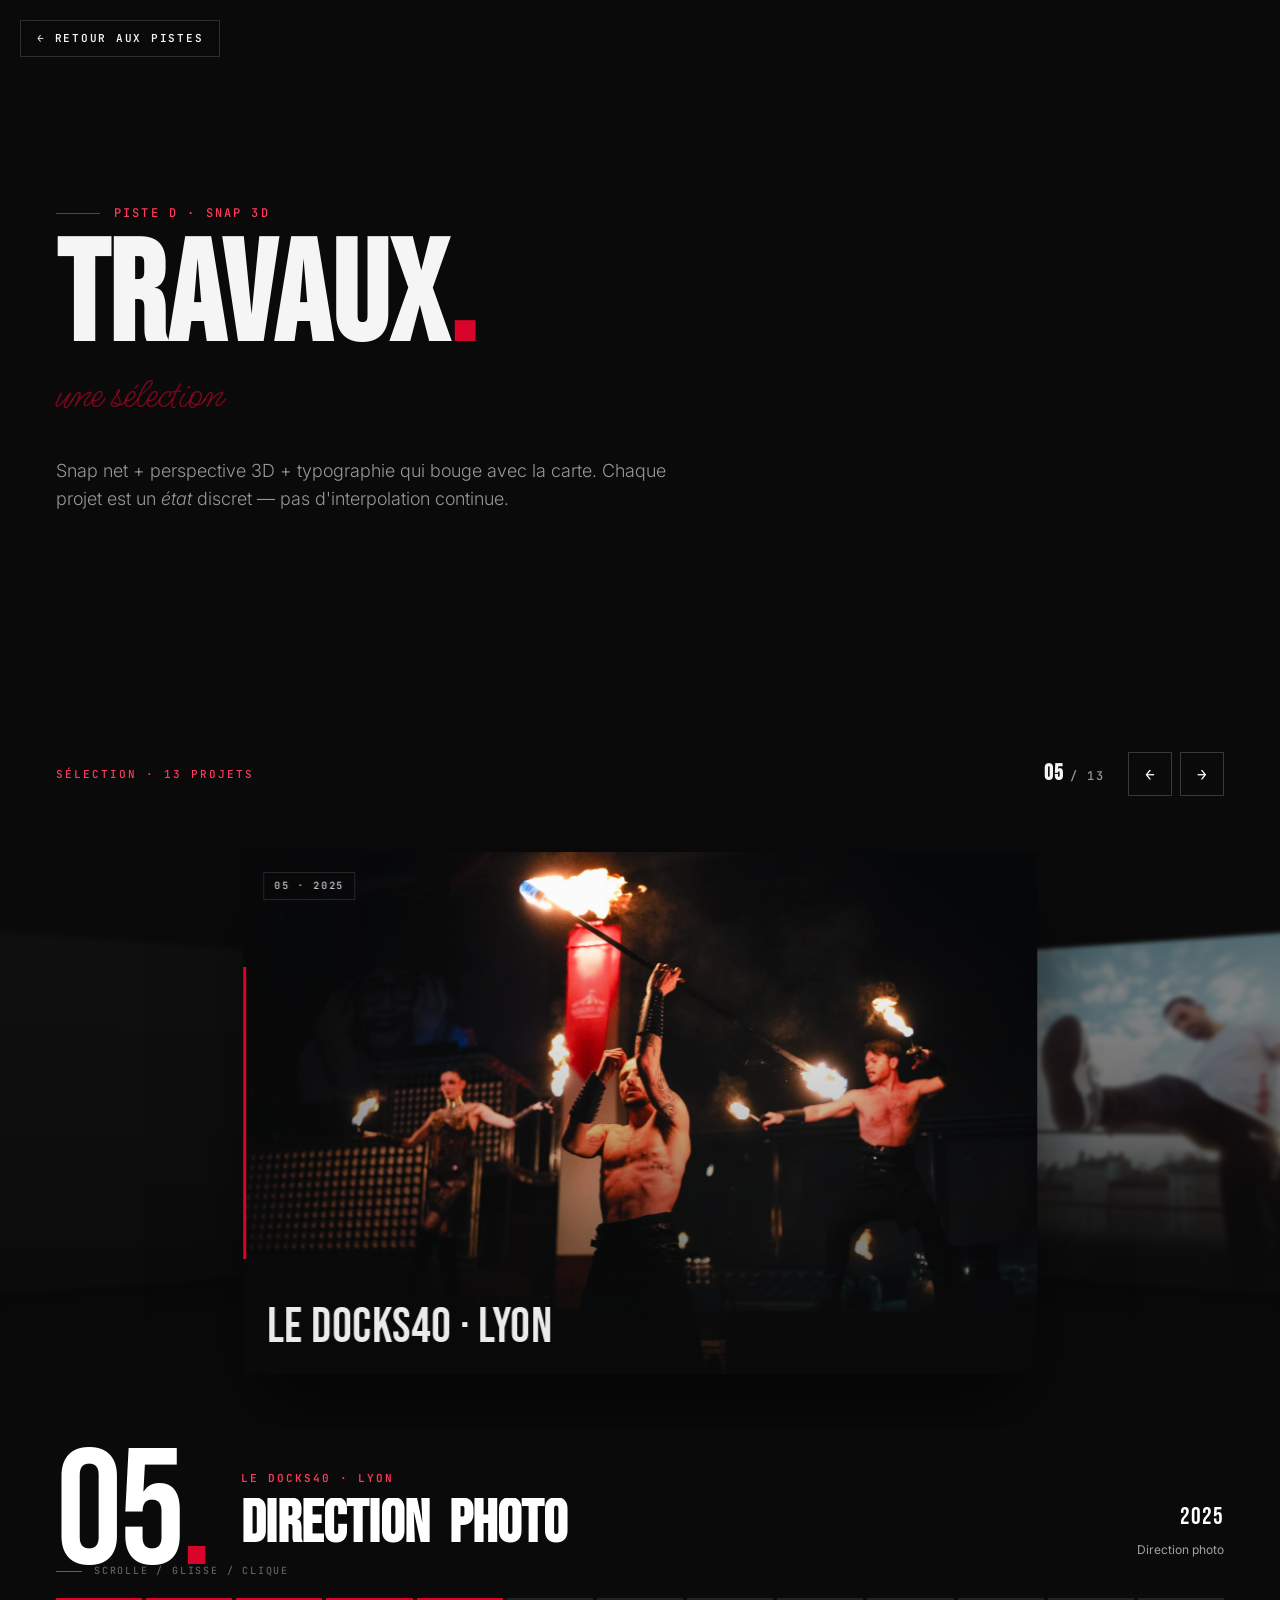
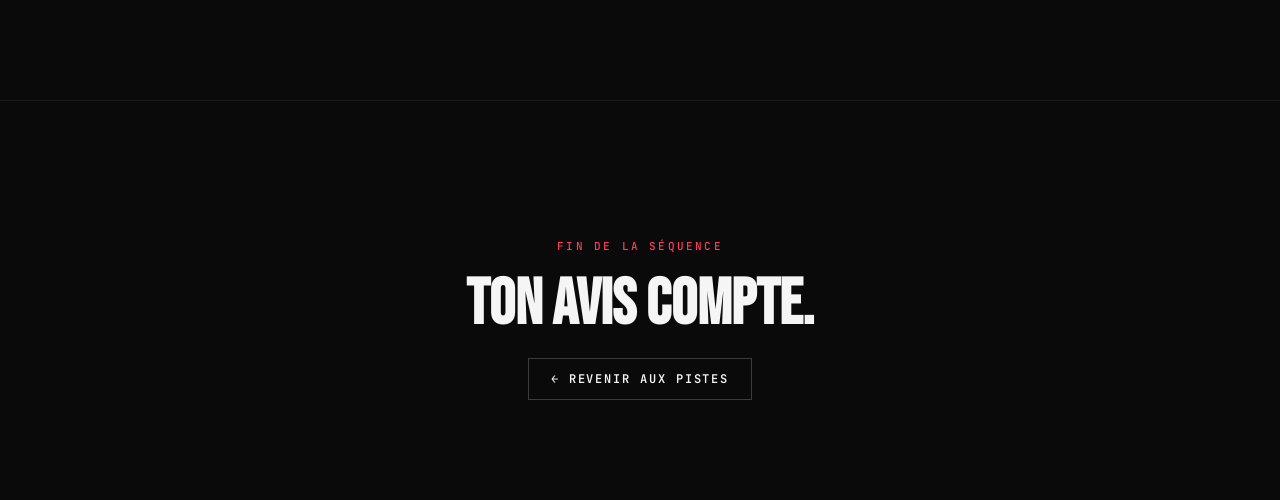
<file: previews/piste-d.html>
<!DOCTYPE html>
<html lang="fr">
<head>
<meta charset="utf-8">
<meta name="viewport" content="width=device-width, initial-scale=1">
<title>Piste D — Snap 3D · Preview Carrousel Bastien Agus</title>
<base href="/">
<link rel="icon" type="image/svg+xml" href="favicon.svg">
<link rel="preconnect" href="https://fonts.googleapis.com">
<link rel="preconnect" href="https://fonts.gstatic.com" crossorigin>
<link href="https://fonts.googleapis.com/css2?family=Bebas+Neue&family=Inter:wght@300;400;500;600;700&family=JetBrains+Mono:wght@400;500;600&family=Ms+Madi&display=swap" rel="stylesheet">
<style>
:root {
  --bg:#0a0a0a; --ink:#f5f5f5; --red:#d90429; --red-text:#ff3b5c;
  --ink-dim: rgba(245,245,245,.6);
  --display:'Bebas Neue',sans-serif; --sans:'Inter',system-ui,sans-serif;
  --mono:'JetBrains Mono',monospace; --script:'Ms Madi',cursive;
  --ease-snap: cubic-bezier(.72,0,.12,1);
  --ease-out: cubic-bezier(.22,.61,.36,1);
  --dur-card: .72s;
  --dur-txt: .55s;
}
*,*::before,*::after { margin:0; padding:0; box-sizing:border-box; }
html { scroll-behavior: smooth; }
body { background: var(--bg); color: var(--ink); font-family: var(--sans); overflow-x: hidden; -webkit-font-smoothing: antialiased; }
a { color: inherit; text-decoration: none; }

.preview-back {
  position: fixed; top: 20px; left: 20px; z-index: 100;
  padding: 12px 16px; background: rgba(10,10,10,.7); backdrop-filter: blur(12px);
  border: 1px solid rgba(255,255,255,.15);
  font: 600 11px/1 var(--mono); letter-spacing: .16em; color: var(--ink);
  transition: border-color .3s ease, background .3s ease;
}
.preview-back:hover { border-color: var(--red); background: rgba(217,4,41,.15); }

/* ——— Intro ——— */
.d-intro {
  min-height: 80vh; display: flex; align-items: center;
  padding: 80px 56px; background: var(--bg);
}
.d-intro__inner { max-width: 900px; }
.d-intro__eyebrow { display: flex; align-items: center; gap: 14px; margin-bottom: 20px; }
.d-intro__eyebrow-line { width: 44px; height: 1px; background: var(--red); }
.d-intro__eyebrow-text { font: 500 12px/1 var(--mono); letter-spacing: .18em; color: var(--red-text); }
.d-intro__title { font-family: var(--display); font-size: min(11vw,148px); line-height: .85; letter-spacing: .01em; }
.d-intro__title .red { color: var(--red); }
.d-intro__script { font-family: var(--script); font-size: min(4vw,44px); color: rgba(217,4,41,.55); margin-top: 8px; }
.d-intro__lead { font: 300 18px/1.55 var(--sans); color: var(--ink-dim); max-width: 640px; margin-top: 32px; }

/* ——— Carousel ——— */
.d-carousel { position: relative; background: var(--bg); }
.d-carousel__sticky {
  position: sticky; top: 0; height: 100vh; overflow: hidden;
  display: grid; grid-template-rows: auto 1fr auto;
}

.d-carousel__header {
  padding: 32px 56px 0;
  display: flex; justify-content: space-between; align-items: center; gap: 20px;
}
.d-carousel__eyebrow { font: 500 11px/1 var(--mono); letter-spacing: .18em; color: var(--red-text); }
.d-header__right { display: flex; align-items: center; gap: 24px; }
.d-carousel__counter {
  font: 500 12px/1 var(--mono); letter-spacing: .12em; color: var(--ink-dim);
  display: flex; align-items: baseline; gap: 6px;
}
.d-carousel__counter b { color: var(--ink); font-weight: 600; font-family: var(--display); font-size: 22px; letter-spacing: .04em; }
.d-nav { display: flex; gap: 8px; }
.d-nav__btn {
  width: 44px; height: 44px; border: 1px solid rgba(255,255,255,.2); background: rgba(10,10,10,.4);
  color: #fff; font-size: 16px; cursor: pointer;
  display: flex; align-items: center; justify-content: center;
  transition: border-color .25s ease, background .25s ease, transform .25s ease;
  font-family: var(--mono);
}
.d-nav__btn:hover:not(:disabled) { border-color: var(--red); background: rgba(217,4,41,.2); }
.d-nav__btn:active:not(:disabled) { transform: scale(.95); }
.d-nav__btn:disabled { opacity: .3; cursor: not-allowed; }

/* ——— Deck (3D perspective stage) ——— */
.d-carousel__deck {
  position: relative; overflow: hidden;
  perspective: 1600px; perspective-origin: 50% 50%;
}
.d-card {
  position: absolute; top: 50%; left: 50%;
  width: min(62vw, 900px); height: min(58vh, 620px);
  transform-style: preserve-3d; transform-origin: 50% 50%;
  transition:
    transform var(--dur-card) var(--ease-snap),
    opacity var(--dur-txt) ease,
    filter var(--dur-txt) ease;
  will-change: transform, opacity, filter;
  pointer-events: none; opacity: 0;
  transform: translate(-50%, -50%) scale(.4);
}
.d-card__link { position: absolute; inset: 0; display: block; }

/* Position states — set by JS via classes */
.d-card.is-pos-0 {
  transform: translate(-50%, -50%) translateX(0) scale(1) rotateY(0) translateZ(0);
  opacity: 1; z-index: 30; pointer-events: auto; filter: none;
}
.d-card.is-pos--1,
.d-card.is-pos-1 {
  opacity: .5; z-index: 20; filter: blur(3px) grayscale(20%);
}
.d-card.is-pos--1 { transform: translate(-50%, -50%) translateX(-70%) scale(.72) rotateY(30deg) translateZ(-140px); }
.d-card.is-pos-1  { transform: translate(-50%, -50%) translateX(70%)  scale(.72) rotateY(-30deg) translateZ(-140px); }
.d-card.is-pos--2,
.d-card.is-pos-2 {
  opacity: .18; z-index: 10; filter: blur(6px) grayscale(40%);
}
.d-card.is-pos--2 { transform: translate(-50%, -50%) translateX(-125%) scale(.55) rotateY(38deg) translateZ(-260px); }
.d-card.is-pos-2  { transform: translate(-50%, -50%) translateX(125%)  scale(.55) rotateY(-38deg) translateZ(-260px); }
.d-card.is-pos--3,
.d-card.is-pos-3 { opacity: 0; display: none; }
.d-card.is-hidden { display: none; }

.d-card__frame {
  position: absolute; inset: 0; overflow: hidden;
  background: #131313;
  box-shadow: 0 40px 80px -20px rgba(0,0,0,.7);
}
.d-card__img {
  position: absolute; inset: 0; background-size: cover; background-position: center;
  transform: scale(1.05);
  transition: transform 1.8s var(--ease-out);
}
.d-card.is-pos-0 .d-card__img { transform: scale(1.02); }
.d-card__scrim {
  position: absolute; inset: 0;
  background:
    linear-gradient(to top, rgba(10,10,10,.85) 0%, rgba(10,10,10,.25) 45%, transparent 80%),
    linear-gradient(to right, rgba(10,10,10,.5) 0%, transparent 30%);
}
.d-card__rail {
  position: absolute; left: 0; top: 22%; width: 3px; height: 56%; background: var(--red);
  transform: scaleY(0); transform-origin: top;
  transition: transform .7s var(--ease-snap) .18s;
}
.d-card.is-pos-0 .d-card__rail { transform: scaleY(1); }
.d-card__label {
  position: absolute; top: 20px; left: 20px;
  font: 600 10px/1 var(--mono); letter-spacing: .18em; color: rgba(255,255,255,.75);
  padding: 8px 10px; background: rgba(10,10,10,.4); backdrop-filter: blur(6px);
  border: 1px solid rgba(255,255,255,.12);
}
.d-card__watermark {
  position: absolute; left: 24px; bottom: 24px; right: 24px;
  font-family: var(--display); font-size: clamp(28px, 3.8vw, 56px); line-height: .88;
  color: rgba(255,255,255,.92); letter-spacing: .01em;
  opacity: 0; transform: translateY(20px);
  transition: opacity .5s ease .25s, transform .5s var(--ease-snap) .25s;
}
.d-card.is-pos-0 .d-card__watermark { opacity: 1; transform: none; }

/* ——— Footer (client + big number + split-letter title) ——— */
.d-carousel__footer {
  padding: 20px 56px 40px;
  display: grid; grid-template-columns: auto 1fr auto; align-items: end; gap: 32px;
}
.d-footer__num {
  font-family: var(--display); font-size: min(13vw,180px); line-height: .78; color: #fff;
  letter-spacing: -.02em;
}
.d-footer__num .dot { color: var(--red); }

.d-footer__title-block { padding-bottom: 16px; max-width: 720px; }
.d-footer__client {
  font: 600 11px/1 var(--mono); letter-spacing: .18em; color: var(--red-text); margin-bottom: 14px;
  opacity: 0; transform: translateY(18px);
  transition: opacity var(--dur-txt) var(--ease-out) .08s, transform var(--dur-txt) var(--ease-out) .08s;
}
.d-footer.is-in .d-footer__client { opacity: 1; transform: none; }

.d-footer__title {
  font-family: var(--display); font-size: min(5vw,60px); line-height: .88; color: #fff;
  overflow: hidden; padding-bottom: 6px;
}
.d-letter {
  display: inline-block;
  transform: translateY(102%); opacity: 0;
  transition:
    transform .7s var(--ease-snap),
    opacity .45s ease;
  transition-delay: calc(var(--i, 0) * 35ms + 120ms);
}
.d-letter.is-space { width: .32em; height: 1em; }
.d-footer.is-in .d-letter { transform: translateY(0); opacity: 1; }

.d-footer__meta {
  padding-bottom: 20px; text-align: right;
  font: 400 12px/1.55 var(--sans); color: rgba(255,255,255,.62);
  opacity: 0; transform: translateY(14px);
  transition: opacity .5s var(--ease-out) .3s, transform .5s var(--ease-out) .3s;
}
.d-footer.is-in .d-footer__meta { opacity: 1; transform: none; }
.d-footer__meta-year { display: block; font-family: var(--display); font-size: 24px; color: #fff; letter-spacing: .04em; margin-bottom: 6px; }

/* ——— Timeline (thin) ——— */
.d-timeline {
  position: absolute; left: 56px; right: 56px; bottom: 20px;
  display: flex; gap: 4px; align-items: center; z-index: 4;
  pointer-events: none;
}
.d-tick {
  flex: 1; height: 2px; background: rgba(255,255,255,.1); position: relative; overflow: hidden;
}
.d-tick__fill {
  position: absolute; inset: 0; background: var(--red);
  transform: scaleX(0); transform-origin: left;
  transition: transform .5s var(--ease-snap);
}
.d-tick.is-past .d-tick__fill { transform: scaleX(1); }
.d-tick.is-active .d-tick__fill { transform: scaleX(1); background: var(--red); }

/* ——— Ambient hint ——— */
.d-hint {
  position: absolute; left: 56px; bottom: 44px; z-index: 5;
  display: flex; align-items: center; gap: 12px;
  font: 500 10px/1 var(--mono); letter-spacing: .18em; color: rgba(255,255,255,.35);
}
.d-hint__line { width: 26px; height: 1px; background: rgba(255,255,255,.35); }

/* ——— Outro ——— */
.d-outro {
  padding: 140px 56px 100px; background: var(--bg);
  border-top: 1px solid rgba(255,255,255,.06);
  display: flex; flex-direction: column; align-items: center; gap: 24px;
}
.d-outro__label { font: 500 11px/1 var(--mono); letter-spacing: .2em; color: var(--red-text); }
.d-outro__title { font-family: var(--display); font-size: min(6vw,64px); line-height: .9; text-align: center; }
.d-outro__back {
  display: inline-flex; align-items: center; gap: 10px; padding: 14px 22px;
  border: 1px solid rgba(255,255,255,.2); font: 600 12px/1 var(--mono); letter-spacing: .16em;
  transition: background .3s ease, border-color .3s ease;
}
.d-outro__back:hover { background: var(--red); border-color: var(--red); }

/* ——— Mobile ——— */
@media (max-width: 900px) {
  .d-intro { padding: 60px 24px; min-height: 60vh; }
  .d-carousel__sticky { position: sticky; }
  .d-carousel__header { padding: 24px 20px 0; flex-wrap: wrap; gap: 12px; }
  .d-carousel__eyebrow { flex-basis: 100%; }
  .d-header__right { flex-basis: 100%; justify-content: space-between; }
  .d-carousel__deck { min-height: 42vh; }
  .d-card {
    width: 82vw; height: 46vh;
  }
  .d-card.is-pos--1 { transform: translate(-50%, -50%) translateX(-92%) scale(.7) rotateY(22deg) translateZ(-100px); }
  .d-card.is-pos-1  { transform: translate(-50%, -50%) translateX(92%)  scale(.7) rotateY(-22deg) translateZ(-100px); }
  .d-card.is-pos--2, .d-card.is-pos-2 { display: none; }
  .d-carousel__footer { padding: 12px 20px 24px; gap: 16px; grid-template-columns: auto 1fr; }
  .d-footer__num { font-size: 18vw; }
  .d-footer__title { font-size: 7.5vw; }
  .d-footer__meta { grid-column: 1 / -1; text-align: left; }
  .d-timeline { left: 20px; right: 20px; bottom: 8px; }
  .d-hint { display: none; }
  .d-outro { padding: 80px 24px; }
}

@media (prefers-reduced-motion: reduce) {
  .d-card, .d-card__img, .d-card__rail, .d-letter, .d-footer__client, .d-footer__meta, .d-card__watermark {
    transition: none !important;
  }
  html { scroll-behavior: auto; }
}
</style>
</head>
<body>

<a href="previews/index.html" class="preview-back">← RETOUR AUX PISTES</a>

<!-- INTRO -->
<section class="d-intro">
  <div class="d-intro__inner">
    <div class="d-intro__eyebrow">
      <span class="d-intro__eyebrow-line"></span>
      <span class="d-intro__eyebrow-text">PISTE D · SNAP 3D</span>
    </div>
    <h1 class="d-intro__title">TRAVAUX<span class="red">.</span></h1>
    <div class="d-intro__script">une sélection</div>
    <p class="d-intro__lead">Snap net + perspective 3D + typographie qui bouge avec la carte. Chaque projet est un <em>état</em> discret — pas d'interpolation continue.</p>
  </div>
</section>

<!-- CAROUSEL -->
<section class="d-carousel" id="dCarousel">
  <div class="d-carousel__sticky">

    <header class="d-carousel__header">
      <div class="d-carousel__eyebrow">SÉLECTION · <span id="dTotalLabel">12</span> PROJETS</div>
      <div class="d-header__right">
        <div class="d-carousel__counter"><b id="dCurrent">01</b><span>/ <span id="dTotal">12</span></span></div>
        <div class="d-nav">
          <button class="d-nav__btn" id="dPrev" aria-label="Projet précédent">←</button>
          <button class="d-nav__btn" id="dNext" aria-label="Projet suivant">→</button>
        </div>
      </div>
    </header>

    <div class="d-carousel__deck" id="dDeck"></div>

    <footer class="d-carousel__footer d-footer" id="dFooter">
      <div class="d-footer__num" id="dFooterNum">01<span class="dot">.</span></div>
      <div class="d-footer__title-block">
        <div class="d-footer__client" id="dFooterClient">CLIENT</div>
        <h2 class="d-footer__title" id="dFooterTitle"></h2>
      </div>
      <div class="d-footer__meta" id="dFooterMeta">
        <span class="d-footer__meta-year" id="dFooterYear">2026</span>
        <span id="dFooterRole">Rôle</span>
      </div>
    </footer>

    <div class="d-timeline" id="dTimeline"></div>
    <div class="d-hint"><span class="d-hint__line"></span>SCROLLE / GLISSE / CLIQUE</div>
  </div>
</section>

<!-- OUTRO -->
<section class="d-outro">
  <div class="d-outro__label">FIN DE LA SÉQUENCE</div>
  <h2 class="d-outro__title">Ton avis compte<span class="red">.</span></h2>
  <a href="previews/index.html" class="d-outro__back">← REVENIR AUX PISTES</a>
</section>

<script src="js/projects.js"></script>
<script>
(function(){
  'use strict';
  var REDUCE = window.matchMedia('(prefers-reduced-motion: reduce)').matches;
  var IS_MOBILE = window.matchMedia('(max-width: 900px)').matches;
  var projects = window.PROJECTS || [];
  var n = projects.length;

  function ytThumb(id) { return 'https://img.youtube.com/vi/' + id + '/maxresdefault.jpg'; }
  function ytThumbHq(id) { return 'https://img.youtube.com/vi/' + id + '/hqdefault.jpg'; }
  function cardImage(p) { return p.image || (p.youtube ? ytThumb(p.youtube) : ''); }
  function stripTags(s) { return String(s).replace(/<[^>]*>/g, ' ').replace(/\s+/g, ' ').trim(); }

  var deck = document.getElementById('dDeck');
  var timeline = document.getElementById('dTimeline');
  var footer = document.getElementById('dFooter');
  var footerNum = document.getElementById('dFooterNum');
  var footerClient = document.getElementById('dFooterClient');
  var footerTitle = document.getElementById('dFooterTitle');
  var footerYear = document.getElementById('dFooterYear');
  var footerRole = document.getElementById('dFooterRole');
  var currentEl = document.getElementById('dCurrent');
  var totalEl = document.getElementById('dTotal');
  var totalLabelEl = document.getElementById('dTotalLabel');
  var prevBtn = document.getElementById('dPrev');
  var nextBtn = document.getElementById('dNext');
  var outer = document.getElementById('dCarousel');

  if (!deck || !n) return;

  totalEl.textContent = String(n).padStart(2, '0');
  totalLabelEl.textContent = String(n).padStart(2, '0');

  // Build cards
  deck.innerHTML = projects.map(function(p, i) {
    var img = cardImage(p);
    var label = String(i + 1).padStart(2, '0');
    return '' +
      '<article class="d-card" data-d-card data-idx="' + i + '">' +
        '<a class="d-card__link" href="projet.html?p=' + (p.slug || '') + '" target="_blank" aria-label="' + stripTags(p.client) + ' — ' + stripTags(p.title) + '">' +
          '<div class="d-card__frame">' +
            '<div class="d-card__img" style="background-image:url(\'' + img + '\')" data-yt="' + (p.youtube || '') + '"></div>' +
            '<div class="d-card__scrim"></div>' +
            '<div class="d-card__rail"></div>' +
            '<div class="d-card__label">' + label + ' · ' + (p.year || '') + '</div>' +
            '<div class="d-card__watermark">' + stripTags(p.client) + '</div>' +
          '</div>' +
        '</a>' +
      '</article>';
  }).join('');

  // Build timeline ticks
  timeline.innerHTML = projects.map(function() {
    return '<div class="d-tick"><div class="d-tick__fill"></div></div>';
  }).join('');

  var cards = Array.prototype.slice.call(deck.querySelectorAll('[data-d-card]'));
  var ticks = Array.prototype.slice.call(timeline.querySelectorAll('.d-tick'));

  // YouTube thumb fallback
  Array.prototype.forEach.call(document.querySelectorAll('.d-card__img[data-yt]'), function(el) {
    var yt = el.getAttribute('data-yt'); if (!yt) return;
    var probe = new Image();
    probe.onload = function() {
      if (probe.naturalWidth <= 120) el.style.backgroundImage = "url('" + ytThumbHq(yt) + "')";
    };
    probe.onerror = function() { el.style.backgroundImage = "url('" + ytThumbHq(yt) + "')"; };
    probe.src = ytThumb(yt);
  });

  // Split typography helper — renders text as span-letters with --i
  function splitTitle(el, text) {
    var frag = document.createDocumentFragment();
    var i = 0;
    for (var c = 0; c < text.length; c++) {
      var ch = text[c];
      var span = document.createElement('span');
      span.className = 'd-letter' + (ch === ' ' ? ' is-space' : '');
      span.style.setProperty('--i', i);
      span.textContent = ch === ' ' ? ' ' : ch;
      frag.appendChild(span);
      i++;
    }
    el.innerHTML = '';
    el.appendChild(frag);
  }

  var currentIdx = -1;

  function setActive(newIdx) {
    if (newIdx === currentIdx) return;
    newIdx = Math.max(0, Math.min(n - 1, newIdx));
    currentIdx = newIdx;

    // Cards position states
    cards.forEach(function(card, i) {
      var off = i - newIdx;
      // Remove any previous is-pos-* / is-hidden
      var cls = card.className.replace(/\b(is-pos-[^\s]+|is-hidden)\b/g, '').trim().replace(/\s+/g, ' ');
      if (Math.abs(off) > 2) {
        card.className = cls + ' is-hidden';
      } else {
        card.className = cls + ' is-pos-' + (off === 0 ? '0' : (off < 0 ? '-' + Math.abs(off) : off));
      }
    });

    // Timeline
    ticks.forEach(function(t, j) {
      t.classList.toggle('is-past', j < newIdx);
      t.classList.toggle('is-active', j === newIdx);
    });

    // Counter
    currentEl.textContent = String(newIdx + 1).padStart(2, '0');

    // Footer: swap content, split-letters, trigger .is-in cascade
    var p = projects[newIdx];
    footer.classList.remove('is-in');
    // Force reflow so removing .is-in resets transitions
    void footer.offsetWidth;

    footerNum.innerHTML = String(newIdx + 1).padStart(2, '0') + '<span class="dot">.</span>';
    footerClient.textContent = p.client;
    splitTitle(footerTitle, stripTags(p.title));
    footerYear.textContent = p.year || '';
    footerRole.textContent = p.role || '';

    // Trigger the cascade
    requestAnimationFrame(function() { footer.classList.add('is-in'); });

    // Nav disabled state
    prevBtn.disabled = newIdx === 0;
    nextBtn.disabled = newIdx === n - 1;
  }

  // ——— Scroll-driven index (snap on scroll end) ———

  var STEP_VH = IS_MOBILE ? 0.5 : 0.6;
  var scrollDist = function() { return Math.max(1, (n - 1) * window.innerHeight * STEP_VH); };
  var setHeight = function() { outer.style.height = (window.innerHeight + scrollDist()) + 'px'; };
  setHeight();
  window.addEventListener('resize', setHeight);

  function currentProgressIdx() {
    var rect = outer.getBoundingClientRect();
    var scrolled = Math.max(0, -rect.top);
    var pct = Math.min(1, scrolled / scrollDist());
    return Math.round(pct * (n - 1));
  }

  var snapTimer = null;
  var isSnapping = false;
  var releaseTimer = null;

  function outerTop() { return window.scrollY + outer.getBoundingClientRect().top; }
  function scrollY_for(idx) {
    idx = Math.max(0, Math.min(n - 1, idx));
    return outerTop() + (idx / (n - 1)) * scrollDist();
  }
  function snapTo(idx) {
    isSnapping = true;
    window.scrollTo({ top: scrollY_for(idx), behavior: REDUCE ? 'auto' : 'smooth' });
    setActive(idx);
    window.clearTimeout(releaseTimer);
    releaseTimer = window.setTimeout(function() { isSnapping = false; }, REDUCE ? 60 : 650);
  }

  function onScroll() {
    if (isSnapping) return;
    var rect = outer.getBoundingClientRect();
    var scrolled = -rect.top;
    // Update active immediately on threshold crossing (crisp state, no lerp)
    if (scrolled >= 0 && scrolled <= scrollDist()) {
      var pct = scrolled / scrollDist();
      var idx = Math.round(pct * (n - 1));
      setActive(idx);
    }
    // Snap to nearest slot on scroll end
    window.clearTimeout(snapTimer);
    snapTimer = window.setTimeout(function() {
      if (isSnapping) return;
      var rect2 = outer.getBoundingClientRect();
      var scr2 = -rect2.top;
      if (scr2 <= 0 || scr2 >= scrollDist()) return;
      var idx2 = currentProgressIdx();
      var targetY = scrollY_for(idx2);
      if (Math.abs(targetY - window.scrollY) > 4) snapTo(idx2);
    }, 140);
  }

  window.addEventListener('scroll', onScroll, { passive: true });

  // Initial state
  setActive(currentProgressIdx());

  // Buttons
  prevBtn.addEventListener('click', function() { snapTo(currentIdx - 1); });
  nextBtn.addEventListener('click', function() { snapTo(currentIdx + 1); });

  // Keyboard
  document.addEventListener('keydown', function(e) {
    var rect = outer.getBoundingClientRect();
    if (rect.top > 0 || rect.bottom < window.innerHeight) return; // only when carousel is in view
    if (e.key === 'ArrowRight' || e.key === 'ArrowDown') { e.preventDefault(); snapTo(currentIdx + 1); }
    if (e.key === 'ArrowLeft' || e.key === 'ArrowUp') { e.preventDefault(); snapTo(currentIdx - 1); }
  });

  // Touch swipe
  var tStartX = 0, tStartY = 0, tActive = false;
  deck.addEventListener('touchstart', function(e) {
    if (!e.touches[0]) return;
    tStartX = e.touches[0].clientX; tStartY = e.touches[0].clientY; tActive = true;
  }, { passive: true });
  deck.addEventListener('touchend', function(e) {
    if (!tActive || !e.changedTouches[0]) return;
    tActive = false;
    var dx = e.changedTouches[0].clientX - tStartX;
    var dy = e.changedTouches[0].clientY - tStartY;
    if (Math.abs(dx) > 40 && Math.abs(dx) > Math.abs(dy) * 1.4) {
      if (dx < 0) snapTo(currentIdx + 1); else snapTo(currentIdx - 1);
    }
  }, { passive: true });

  // Click on peek neighbors (±1) to bring them center
  cards.forEach(function(card) {
    card.addEventListener('click', function(e) {
      var idx = parseInt(card.getAttribute('data-idx'), 10);
      if (idx === currentIdx) return; // let the link work
      e.preventDefault();
      snapTo(idx);
    });
  });
})();
</script>
</body>
</html>
</file>
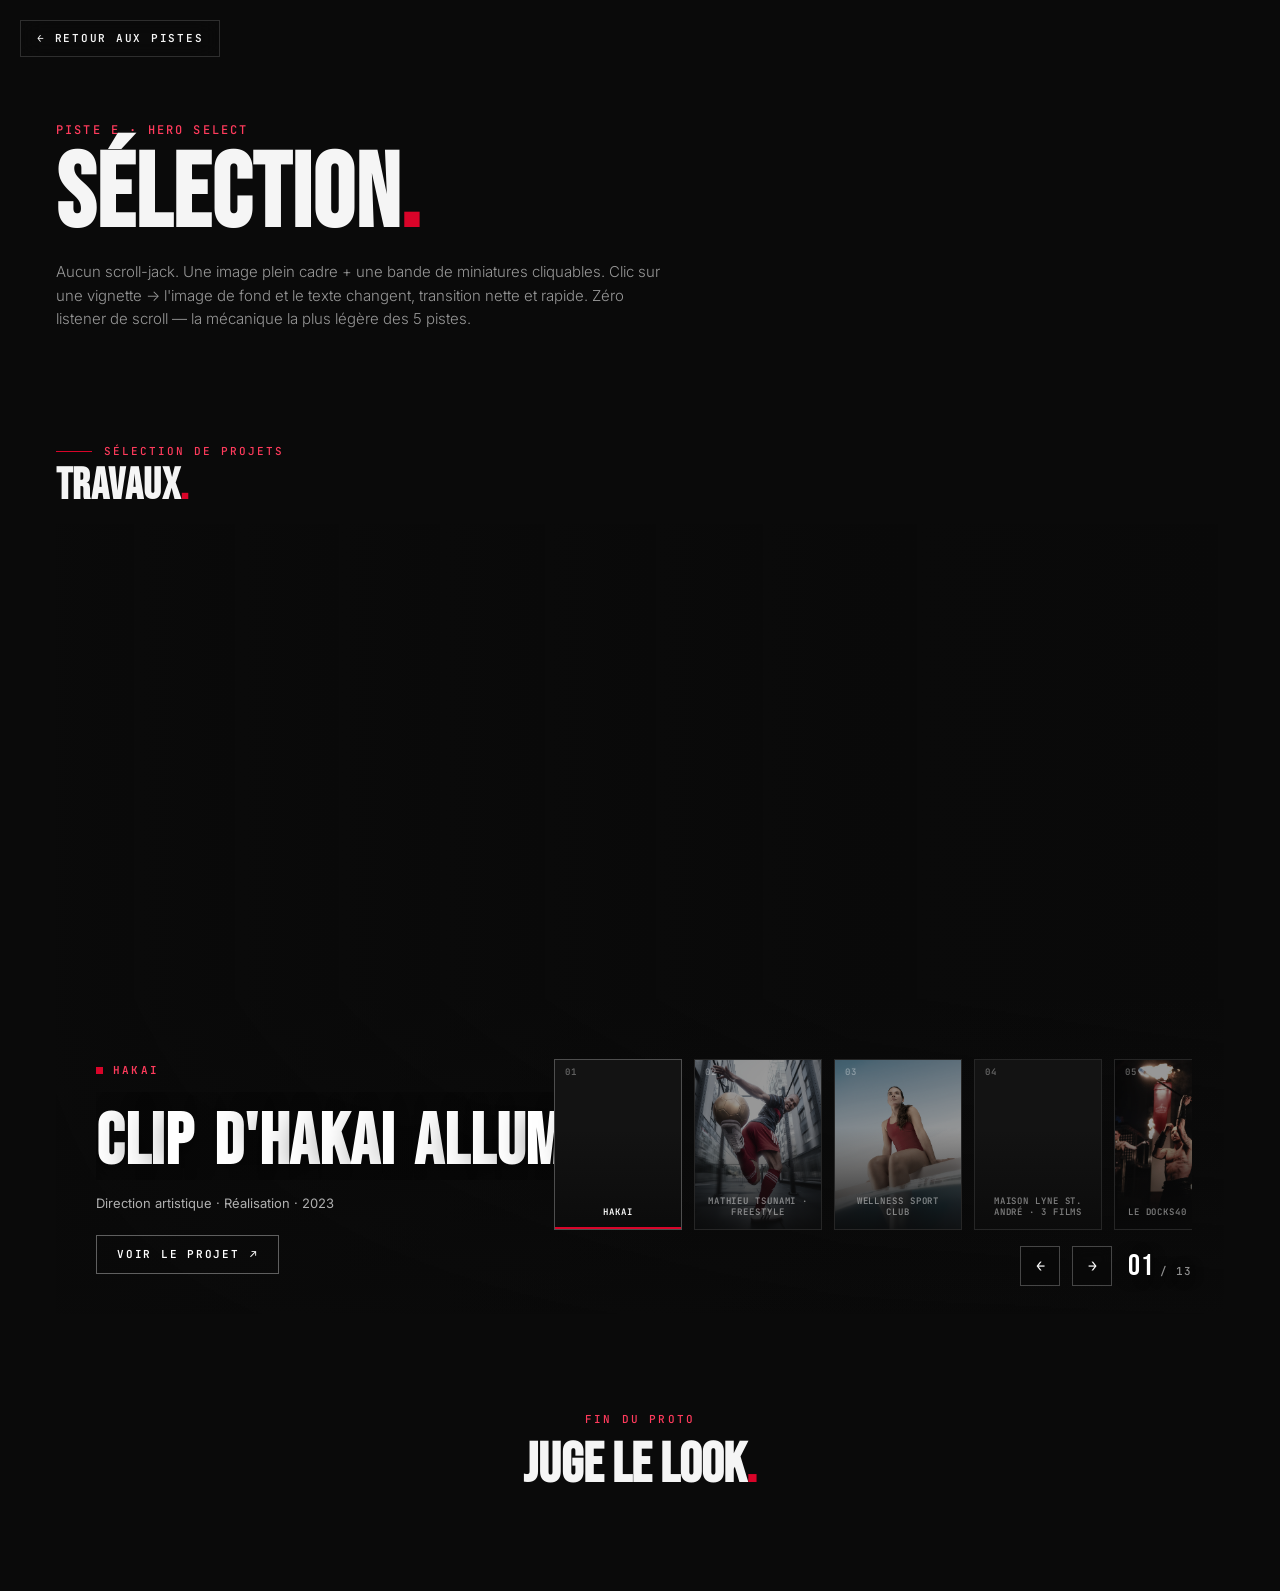
<file: previews/piste-e-hero-select.html>
<!DOCTYPE html>
<html lang="fr">
<head>
<meta charset="utf-8">
<meta name="viewport" content="width=device-width, initial-scale=1">
<title>Piste E — Hero Select · Preview Carrousel Bastien Agus</title>
<base href="/">
<link rel="icon" type="image/svg+xml" href="favicon.svg">
<link rel="preconnect" href="https://fonts.googleapis.com">
<link rel="preconnect" href="https://fonts.gstatic.com" crossorigin>
<link href="https://fonts.googleapis.com/css2?family=Bebas+Neue&family=Inter:wght@300;400;500;600;700&family=JetBrains+Mono:wght@400;500;600&family=Ms+Madi&display=swap" rel="stylesheet">
<style>
:root {
  --bg:#0a0a0a; --ink:#f5f5f5; --red:#d90429; --red-text:#ff3b5c;
  --ink-dim: rgba(245,245,245,.6);
  --display:'Bebas Neue',sans-serif; --sans:'Inter',system-ui,sans-serif;
  --mono:'JetBrains Mono',monospace; --script:'Ms Madi',cursive;
  --ease-out: cubic-bezier(.22,1,.36,1);
  --dur-fast: .32s;
  --dur-med: .48s;
}
*,*::before,*::after { margin:0; padding:0; box-sizing:border-box; }
html { scroll-behavior: smooth; }
body { background: var(--bg); color: var(--ink); font-family: var(--sans); overflow-x: hidden; -webkit-font-smoothing: antialiased; }
a { color: inherit; text-decoration: none; }
button { font-family: inherit; }

.preview-back {
  position: fixed; top: 20px; left: 20px; z-index: 100;
  padding: 12px 16px; background: rgba(10,10,10,.7); backdrop-filter: blur(12px);
  border: 1px solid rgba(255,255,255,.15);
  font: 600 11px/1 var(--mono); letter-spacing: .16em; color: var(--ink);
  transition: border-color .3s ease, background .3s ease;
}
.preview-back:hover { border-color: var(--red); background: rgba(217,4,41,.15); }

/* ——— Intro (court) ——— */
.he-intro { min-height: 46vh; display: flex; align-items: center; padding: 80px 56px 40px; }
.he-intro__inner { max-width: 760px; }
.he-intro__eyebrow { font: 500 12px/1 var(--mono); letter-spacing: .18em; color: var(--red-text); margin-bottom: 16px; }
.he-intro__title { font-family: var(--display); font-size: min(9vw,104px); line-height: .85; letter-spacing: .01em; }
.he-intro__title .red { color: var(--red); }
.he-intro__lead { font: 300 15px/1.55 var(--sans); color: var(--ink-dim); margin-top: 20px; max-width: 620px; }

/* ============================== HERO SELECT ============================== */
.hs-section {
  position: relative;
  height: 100vh; min-height: 640px; max-height: 980px;
  display: flex; flex-direction: column;
  background: var(--bg);
}

/* Top bar: eyebrow + section title (matches carousel-header convention) */
.hs-topbar {
  flex: none; padding: 32px 56px 20px;
  display: flex; justify-content: space-between; align-items: flex-end; gap: 24px;
  position: relative; z-index: 5;
}
.hs-topbar__eyebrow { display: flex; align-items: center; gap: 12px; margin-bottom: 10px; }
.hs-topbar__eyebrow-line { width: 36px; height: 1px; background: var(--red); }
.hs-topbar__eyebrow-text { font: 500 11px/1 var(--mono); letter-spacing: .18em; color: var(--red-text); }
.hs-topbar__title { font-family: var(--display); font-size: min(4.2vw,44px); line-height: .85; letter-spacing: .01em; }
.hs-topbar__title .red { color: var(--red); }

/* Stage: full-bleed image + text overlay */
.hs-stage {
  position: relative; flex: 1; overflow: hidden;
  margin: 0 56px;
}
.hs-bg {
  position: absolute; inset: 0;
  background-size: cover; background-position: center;
  opacity: 0; transition: opacity var(--dur-med) var(--ease-out);
  pointer-events: none;
}
.hs-bg.is-active { opacity: 1; }
@media (prefers-reduced-motion: no-preference) {
  .hs-bg.is-active .hs-bg__zoom { animation: hsKenBurns 10s var(--ease-out) forwards; }
}
.hs-bg__zoom { position: absolute; inset: 0; background: inherit; background-size: cover; background-position: inherit; transform: scale(1); }
/* actual zoom applied to the bg itself since it's a single div per project */
.hs-bg.is-active { animation: hsKenBurnsBg 10s var(--ease-out) forwards; }
@keyframes hsKenBurnsBg { from { transform: scale(1); } to { transform: scale(1.06); } }
@media (prefers-reduced-motion: reduce) {
  .hs-bg.is-active { animation: none; }
}

.hs-scrim {
  position: absolute; inset: 0; pointer-events: none;
  background:
    linear-gradient(90deg, rgba(10,10,10,.88) 0%, rgba(10,10,10,.4) 42%, rgba(10,10,10,.12) 68%, transparent 100%),
    linear-gradient(to top, rgba(10,10,10,.7) 0%, transparent 40%);
}

.hs-content {
  position: absolute; left: 40px; bottom: 40px; z-index: 3; max-width: 560px;
}
.hs-content__eyebrow {
  display: flex; align-items: center; gap: 10px; margin-bottom: 16px;
}
.hs-content__dot { width: 7px; height: 7px; background: var(--red); flex: none; }
.hs-content__client {
  font: 600 11px/1 var(--mono); letter-spacing: .2em; color: var(--red-text);
}
.hs-content__title {
  font-family: var(--display); font-size: min(6.2vw,72px); line-height: .86; letter-spacing: .01em;
  color: #fff; text-shadow: 0 4px 30px rgba(0,0,0,.5);
  overflow: hidden; padding-bottom: 6px; margin-bottom: 14px;
}
.he-letter {
  display: inline-block;
  transform: translateY(102%); opacity: 0;
  transition: transform var(--dur-med) var(--ease-out), opacity var(--dur-fast) ease;
  transition-delay: calc(var(--i, 0) * 20ms + 60ms);
}
.he-letter.is-space { width: .28em; height: 1em; }
.hs-content.is-in .he-letter { transform: translateY(0); opacity: 1; }

.hs-content__meta {
  font: 400 13px/1.5 var(--sans); color: rgba(255,255,255,.68); margin-bottom: 22px;
  opacity: 0; transform: translateY(10px);
  transition: opacity var(--dur-fast) ease .18s, transform var(--dur-med) var(--ease-out) .18s;
}
.hs-content.is-in .hs-content__meta { opacity: 1; transform: none; }

.hs-content__cta {
  display: inline-flex; align-items: center; gap: 10px;
  padding: 13px 20px; border: 1px solid rgba(255,255,255,.35);
  font: 600 11px/1 var(--mono); letter-spacing: .16em; color: #fff;
  transition: background var(--dur-fast) ease, border-color var(--dur-fast) ease;
  opacity: 0; transform: translateY(10px);
}
.hs-content.is-in .hs-content__cta { opacity: 1; transform: none; transition: opacity var(--dur-fast) ease .26s, transform var(--dur-med) var(--ease-out) .26s, background var(--dur-fast) ease, border-color var(--dur-fast) ease; }
.hs-content__cta:hover { background: var(--red); border-color: var(--red); }
.hs-content__cta-arrow { display: inline-block; transition: transform var(--dur-fast) ease; }
.hs-content__cta:hover .hs-content__cta-arrow { transform: translate(3px,-3px); }

/* ——— Thumbs cluster : overlay bas-droite de la stage — fidèle à la référence
   (photo + texte bas-gauche + vignettes flottantes bas-droite, pas de bande séparée) ——— */
.hs-thumbs-cluster {
  position: absolute; right: 32px; bottom: 28px; z-index: 5;
  display: flex; flex-direction: column; align-items: flex-end; gap: 14px;
  max-width: min(58vw, 640px);
}
.hs-thumbs-track {
  width: 100%;
  display: flex; gap: 12px; overflow-x: auto; scroll-behavior: smooth;
  scrollbar-width: none; -webkit-overflow-scrolling: touch;
  padding: 2px;
}
.hs-thumbs-track::-webkit-scrollbar { display: none; }

.hs-thumbs-controls { display: flex; align-items: center; gap: 12px; }
.hs-thumbs-nav {
  width: 40px; height: 40px; flex: none;
  border: 1px solid rgba(255,255,255,.25); background: rgba(10,10,10,.35); backdrop-filter: blur(6px);
  color: #fff; font-size: 15px; cursor: pointer; font-family: var(--mono);
  display: flex; align-items: center; justify-content: center;
  transition: border-color var(--dur-fast) ease, background var(--dur-fast) ease, transform .2s ease;
}
.hs-thumbs-nav:hover { border-color: var(--red); background: rgba(217,4,41,.25); }
.hs-thumbs-nav:active { transform: scale(.94); }

.hs-counter {
  font-family: var(--display); font-size: 30px; line-height: 1; letter-spacing: .02em;
  color: #fff; text-shadow: 0 2px 14px rgba(0,0,0,.6);
  display: flex; align-items: baseline; gap: 6px; margin-left: 4px;
}
.hs-counter span { font: 500 11px/1 var(--mono); letter-spacing: .1em; color: rgba(255,255,255,.55); }

.hs-thumb {
  flex: none; width: 128px; aspect-ratio: 3/4;
  position: relative; overflow: hidden; cursor: pointer;
  background: #131313; border: 1px solid rgba(255,255,255,.08);
  scroll-snap-align: start;
  transition: border-color var(--dur-fast) ease;
}
.hs-thumb__img {
  position: absolute; inset: 0; background-size: cover; background-position: center;
  filter: grayscale(55%) brightness(.6);
  transition: filter var(--dur-med) var(--ease-out), transform var(--dur-med) var(--ease-out);
  transform: scale(1.04);
}
.hs-thumb__scrim {
  position: absolute; inset: 0;
  background: linear-gradient(to top, rgba(10,10,10,.85) 0%, transparent 60%);
}
.hs-thumb__rail {
  position: absolute; left: 0; bottom: 0; width: 100%; height: 2px; background: var(--red);
  transform: scaleX(0); transform-origin: left;
  transition: transform var(--dur-fast) var(--ease-out);
}
.hs-thumb__label {
  position: absolute; left: 10px; right: 10px; bottom: 10px;
  font: 600 9px/1.3 var(--mono); letter-spacing: .1em; color: rgba(255,255,255,.65);
  text-transform: uppercase;
  opacity: .7; transition: opacity var(--dur-fast) ease, color var(--dur-fast) ease;
}
.hs-thumb__num {
  position: absolute; top: 8px; left: 10px;
  font: 600 9px/1 var(--mono); letter-spacing: .1em; color: rgba(255,255,255,.35);
}

.hs-thumb:hover .hs-thumb__img { filter: grayscale(20%) brightness(.75); }
.hs-thumb.is-active { border-color: rgba(255,255,255,.25); }
.hs-thumb.is-active .hs-thumb__img { filter: grayscale(0%) brightness(1); transform: scale(1); }
.hs-thumb.is-active .hs-thumb__rail { transform: scaleX(1); }
.hs-thumb.is-active .hs-thumb__label { opacity: 1; color: #fff; }

/* Focus-visible (keyboard nav) */
.hs-thumb:focus-visible { outline: 2px solid var(--red); outline-offset: 2px; }

/* ——— Outro ——— */
.he-outro { padding: 100px 56px; text-align: center; }
.he-outro__label { font: 500 11px/1 var(--mono); letter-spacing: .2em; color: var(--red-text); margin-bottom: 16px; }
.he-outro__title { font-family: var(--display); font-size: min(6vw,56px); line-height: .9; }

/* ——— Mobile ——— */
@media (max-width: 900px) {
  .he-intro { padding: 60px 24px 32px; min-height: 34vh; }
  .hs-section { height: auto; min-height: 0; max-height: none; }
  .hs-topbar { padding: 24px 20px 16px; flex-direction: column; align-items: flex-start; gap: 10px; }
  .hs-stage { margin: 0 20px; height: 52vh; min-height: 400px; }
  /* Texte replié en haut de la photo (au lieu de bas-gauche) pour ne pas
     entrer en collision avec la cluster vignettes qui reste en overlay bas
     (même construction "photo unique" qu'en desktop, juste réagencée). */
  .hs-scrim { background: linear-gradient(to bottom, rgba(10,10,10,.8) 0%, rgba(10,10,10,.15) 32%, rgba(10,10,10,.15) 58%, rgba(10,10,10,.85) 100%); }
  .hs-content { left: 20px; right: 20px; top: 20px; bottom: auto; max-width: none; }
  .hs-content__title { font-size: 9.5vw; }
  .hs-thumbs-cluster { left: 16px; right: 16px; bottom: 16px; max-width: none; align-items: stretch; }
  .hs-thumbs-controls { justify-content: flex-end; }
  .hs-thumbs-nav { display: none; }
  .hs-counter { font-size: 24px; }
  .hs-thumb { width: 84px; }
  .he-outro { padding: 70px 24px; }
}

@media (prefers-reduced-motion: reduce) {
  .hs-bg, .he-letter, .hs-content__meta, .hs-content__cta, .hs-thumb__img, .hs-thumb__rail, .hs-thumb__label { transition: none !important; }
  html { scroll-behavior: auto; }
}
</style>
</head>
<body>

<a href="previews/index.html" class="preview-back">← RETOUR AUX PISTES</a>

<!-- INTRO -->
<section class="he-intro">
  <div class="he-intro__inner">
    <div class="he-intro__eyebrow">PISTE E · HERO SELECT</div>
    <h1 class="he-intro__title">SÉLECTION<span class="red">.</span></h1>
    <p class="he-intro__lead">Aucun scroll-jack. Une image plein cadre + une bande de miniatures cliquables. Clic sur une vignette → l'image de fond et le texte changent, transition nette et rapide. Zéro listener de scroll — la mécanique la plus légère des 5 pistes.</p>
  </div>
</section>

<!-- HERO SELECT -->
<section class="hs-section" id="heSection">
  <div class="hs-topbar">
    <div>
      <div class="hs-topbar__eyebrow">
        <span class="hs-topbar__eyebrow-line"></span>
        <span class="hs-topbar__eyebrow-text">SÉLECTION DE PROJETS</span>
      </div>
      <h2 class="hs-topbar__title">TRAVAUX<span class="red">.</span></h2>
    </div>
  </div>

  <div class="hs-stage" id="heStage">
    <!-- .hs-bg divs injected here -->
    <div class="hs-scrim"></div>

    <div class="hs-content" id="heContent">
      <div class="hs-content__eyebrow">
        <span class="hs-content__dot"></span>
        <span class="hs-content__client" id="heClient">CLIENT</span>
      </div>
      <h3 class="hs-content__title" id="heTitle"></h3>
      <p class="hs-content__meta" id="heMeta">Rôle · Année</p>
      <a class="hs-content__cta" id="heCta" href="#" target="_blank">
        VOIR LE PROJET <span class="hs-content__cta-arrow">↗</span>
      </a>
    </div>

    <div class="hs-thumbs-cluster">
      <div class="hs-thumbs-track" id="heThumbs"></div>
      <div class="hs-thumbs-controls">
        <button class="hs-thumbs-nav" id="hePrev" aria-label="Défiler vers la gauche">←</button>
        <button class="hs-thumbs-nav" id="heNext" aria-label="Défiler vers la droite">→</button>
        <div class="hs-counter" id="heCounter">01<span>/ 12</span></div>
      </div>
    </div>
  </div>
</section>

<!-- OUTRO -->
<section class="he-outro">
  <div class="he-outro__label">FIN DU PROTO</div>
  <h2 class="he-outro__title">Juge le look<span style="color:var(--red)">.</span></h2>
</section>

<script src="js/projects.js"></script>
<script>
(function(){
  'use strict';
  var REDUCE = window.matchMedia('(prefers-reduced-motion: reduce)').matches;
  var projects = window.PROJECTS || [];
  var n = projects.length;
  if (!n) return;

  function ytThumb(id) { return 'https://img.youtube.com/vi/' + id + '/maxresdefault.jpg'; }
  function ytThumbHq(id) { return 'https://img.youtube.com/vi/' + id + '/hqdefault.jpg'; }
  function cardImage(p) { return p.image || (p.youtube ? ytThumb(p.youtube) : ''); }
  function stripTags(s) { return String(s).replace(/<[^>]*>/g, ' ').replace(/\s+/g, ' ').trim(); }

  var stage = document.getElementById('heStage');
  var thumbsRow = document.getElementById('heThumbs');
  var content = document.getElementById('heContent');
  var clientEl = document.getElementById('heClient');
  var titleEl = document.getElementById('heTitle');
  var metaEl = document.getElementById('heMeta');
  var ctaEl = document.getElementById('heCta');
  var counterEl = document.getElementById('heCounter');
  var prevBtn = document.getElementById('hePrev');
  var nextBtn = document.getElementById('heNext');
  var section = document.getElementById('heSection');

  // Build backgrounds (one absolutely-positioned div per project, cross-faded via opacity)
  stage.insertAdjacentHTML('afterbegin', projects.map(function(p, i) {
    var focal = p.focal || 'center';
    return '<div class="hs-bg" data-hs-bg data-idx="' + i + '" data-yt="' + (p.youtube || '') + '" style="background-image:url(\'' + cardImage(p) + '\'); background-position:' + focal + '"></div>';
  }).join(''));

  // Build thumbnails
  thumbsRow.innerHTML = projects.map(function(p, i) {
    var num = String(i + 1).padStart(2, '0');
    var label = stripTags(p.client);
    return '' +
      '<button class="hs-thumb" data-hs-thumb data-idx="' + i + '" type="button" aria-label="Voir ' + label + '">' +
        '<div class="hs-thumb__img" style="background-image:url(\'' + cardImage(p) + '\')" data-yt="' + (p.youtube || '') + '"></div>' +
        '<div class="hs-thumb__scrim"></div>' +
        '<div class="hs-thumb__num">' + num + '</div>' +
        '<div class="hs-thumb__rail"></div>' +
        '<div class="hs-thumb__label">' + label + '</div>' +
      '</button>';
  }).join('');

  var bgs = Array.prototype.slice.call(stage.querySelectorAll('[data-hs-bg]'));
  var thumbs = Array.prototype.slice.call(thumbsRow.querySelectorAll('[data-hs-thumb]'));

  // YouTube thumbnail fallback (applies to both hero bg and thumb img)
  function wireYtFallback(el) {
    var yt = el.getAttribute('data-yt'); if (!yt) return;
    var probe = new Image();
    probe.onload = function() { if (probe.naturalWidth <= 120) el.style.backgroundImage = "url('" + ytThumbHq(yt) + "')"; };
    probe.onerror = function() { el.style.backgroundImage = "url('" + ytThumbHq(yt) + "')"; };
    probe.src = ytThumb(yt);
  }
  bgs.forEach(wireYtFallback);
  Array.prototype.forEach.call(document.querySelectorAll('.hs-thumb__img[data-yt]'), wireYtFallback);

  function splitTitle(el, text) {
    var frag = document.createDocumentFragment();
    for (var c = 0; c < text.length; c++) {
      var ch = text[c];
      var span = document.createElement('span');
      span.className = 'he-letter' + (ch === ' ' ? ' is-space' : '');
      span.style.setProperty('--i', c);
      span.textContent = ch === ' ' ? ' ' : ch;
      frag.appendChild(span);
    }
    el.innerHTML = '';
    el.appendChild(frag);
  }

  var currentIdx = -1;

  function setActive(idx, opts) {
    idx = Math.max(0, Math.min(n - 1, idx));
    if (idx === currentIdx) return;
    currentIdx = idx;
    var p = projects[idx];

    bgs.forEach(function(bg, i) { bg.classList.toggle('is-active', i === idx); });
    thumbs.forEach(function(t, i) { t.classList.toggle('is-active', i === idx); });

    counterEl.innerHTML = String(idx + 1).padStart(2, '0') + '<span>/ ' + String(n).padStart(2, '0') + '</span>';

    content.classList.remove('is-in');
    void content.offsetWidth;
    clientEl.textContent = p.client;
    splitTitle(titleEl, stripTags(p.title));
    metaEl.textContent = (p.role || '') + (p.year ? ' · ' + p.year : '');
    ctaEl.href = 'projet.html?p=' + (p.slug || '');
    requestAnimationFrame(function() { content.classList.add('is-in'); });

    prevBtn.disabled = false;
    nextBtn.disabled = false;

    if (!opts || opts.centerThumb !== false) {
      var thumb = thumbs[idx];
      if (thumb) {
        var rowRect = thumbsRow.getBoundingClientRect();
        var thumbRect = thumb.getBoundingClientRect();
        var offset = (thumbRect.left + thumbRect.width / 2) - (rowRect.left + rowRect.width / 2);
        thumbsRow.scrollBy({ left: offset, behavior: REDUCE ? 'auto' : 'smooth' });
      }
    }
  }

  thumbs.forEach(function(t) {
    t.addEventListener('click', function() {
      setActive(parseInt(t.getAttribute('data-idx'), 10));
    });
  });

  prevBtn.addEventListener('click', function() { setActive(currentIdx - 1); });
  nextBtn.addEventListener('click', function() { setActive(currentIdx + 1); });

  document.addEventListener('keydown', function(e) {
    var rect = section.getBoundingClientRect();
    if (rect.bottom < 0 || rect.top > window.innerHeight) return;
    if (e.key === 'ArrowRight') { e.preventDefault(); setActive(currentIdx + 1); }
    if (e.key === 'ArrowLeft')  { e.preventDefault(); setActive(currentIdx - 1); }
  });

  // Touch swipe on the stage itself (not just the thumb strip)
  var tX = 0, tY = 0, tOn = false;
  stage.addEventListener('touchstart', function(e) { if (!e.touches[0]) return; tX = e.touches[0].clientX; tY = e.touches[0].clientY; tOn = true; }, { passive: true });
  stage.addEventListener('touchend', function(e) {
    if (!tOn || !e.changedTouches[0]) return;
    tOn = false;
    var dx = e.changedTouches[0].clientX - tX;
    var dy = e.changedTouches[0].clientY - tY;
    if (Math.abs(dx) > 40 && Math.abs(dx) > Math.abs(dy) * 1.4) {
      if (dx < 0) setActive(currentIdx + 1); else setActive(currentIdx - 1);
    }
  }, { passive: true });

  setActive(0, { centerThumb: false });
})();
</script>
</body>
</html>
</file>
<file: css/styles.css>
/* ============================================================
   BASTIEN AGUS — Portfolio
   Directeur Artistique · Producteur Audiovisuel
   ============================================================ */

:root {
  --bg: #0a0a0a;
  --ink: #f5f5f5;
  --red: #d90429;
  --red-dark: #b80324;
  --red-text: #ff3b5c; /* rouge AA (~5.7:1 sur --bg) pour le petit texte — --red seul (3.77:1) échoue <18px */
  --red-text-on-cream: #c40427; /* variante AA (~5.3:1) pour le même usage sur fond --cream : --red-text y tombe à 2.98:1 (échoue), --red seul est à 4.496:1 (trop juste, à la limite de l'arrondi) */
  --ink-dim: rgba(245, 245, 245, .6); /* gris atténué AA (~6.8:1 sur --bg) pour labels/petit texte */
  --cream: #f0ede8;
  --mono: 'JetBrains Mono', monospace;
  --sans: 'Inter', system-ui, sans-serif;
  --display: 'Bebas Neue', 'Bebas Fallback', sans-serif;
  --script: 'Ms Madi', cursive;

  --ease-out: cubic-bezier(.22, .61, .36, 1);
  /* easeOutExpo : départ vif, atterrissage très long. Réservé aux ENTRÉES en
     scène (≥400ms : rideau, cross-fade du hero, cascade des lettres). Sur une
     réaction au pointeur (≤300ms) il paraît cassant — y garder --ease-out. */
  --ease-expo: cubic-bezier(.16, 1, .3, 1);
  --dur-fast: .3s;
  --dur-base: .35s;
  --dur-med: .4s;
  --dur-slow: .5s;
  --dur-slower: .6s;
  --dur-slowest: .8s;

  /* Glassmorphisme sombre partagé (nav scrollée + pilules mobile). Opacité tenue
     assez haute (.66) pour que le texte clair reste parfaitement lisible, mais
     assez basse pour laisser transparaître le flou + la saturation du fond — la
     vraie signature "verre". Le bord clair + le liseré interne font la brillance. */
  --glass-bg: rgba(10, 10, 10, .66);
  --glass-blur: blur(20px) saturate(150%);
  --glass-border: rgba(255, 255, 255, .1);
  --glass-shadow: 0 8px 30px rgba(0, 0, 0, .42), inset 0 1px 0 rgba(255, 255, 255, .06);
}

/* Fallback métrique de Bebas Neue. `display=swap` (Google Fonts) affiche d'abord
   une fallback système puis permute — sur des titres à 128px, l'écart de largeur
   entre la fallback et Bebas provoque un reflow visible (CLS). Arial Narrow est
   la condensée la plus universellement présente ; size-adjust la resserre vers
   la métrique de Bebas pour que la permutation ne déplace quasiment rien. */
@font-face {
  font-family: 'Bebas Fallback';
  src: local('Arial Narrow'), local('Haettenschweiler'), local('DejaVu Sans Condensed');
  size-adjust: 82%;
  font-display: swap;
}

*, *::before, *::after { margin: 0; padding: 0; box-sizing: border-box; }
html { scroll-behavior: smooth; }
body {
  margin: 0;
  background: var(--bg);
  color: var(--ink);
  font-family: var(--sans);
  -webkit-font-smoothing: antialiased;
  overflow-x: hidden;
  /* Le flash gris du tap système casse le noir profond. Retiré seulement parce
     que chaque élément interactif porte désormais son propre état :active. */
  -webkit-tap-highlight-color: transparent;
}
::selection { background: var(--red); color: #fff; }
a { text-decoration: none; color: inherit; }
img { display: block; max-width: 100%; }
.red { color: var(--red); }

:focus-visible { outline: 2px solid var(--red); outline-offset: 3px; }

.skip-link {
  position: absolute; top: -100px; left: 16px; z-index: 1000;
  background: var(--red); color: #fff; padding: 12px 20px;
  font: 600 12px/1 var(--mono); letter-spacing: .1em;
  transition: top .2s ease;
}
.skip-link:focus-visible { top: 16px; }

/* shared brand dot */
.dot { width: 8px; height: 8px; background: var(--red); display: inline-block; }

/* media placeholder tag */
.media-tag {
  font: 500 12px/1 var(--mono);
  letter-spacing: .16em;
  color: rgba(245,245,245,.25);
}

/* keyframes */
@keyframes k-pulse { 0%,100% { opacity: .4; } 50% { opacity: 1; } }

/* ============================== NAV ============================== */
/* Bandeau plein largeur classique au repos (tout en haut de page). Dès que
   .is-split est posée (JS, ~qq px de scroll) :
   - Desktop (≥901px) : .nav reste UN SEUL bandeau (logo + liens + CTA
     ensemble) qui flotte, se resserre (padding croissant) et se pose un fond
     pilule — jamais de split ni de burger ici, cf. media query dédiée.
   - Mobile (≤900px) : .nav lui-même reste transparent, ce sont .nav__brand et
     .nav__burger qui deviennent chacun leur propre pilule flottante (seuls
     éléments visibles en mobile de toute façon) — cf. media query dédiée. */
/* left:50%+translateX(-50%) plutôt que left:0;right:0 : le rétrécissement doit
   réduire la largeur RÉELLE de la boîte (donc de son fond), pas juste agrandir
   son padding intérieur — sinon le fond/rayon restent posés sur une boîte plein
   écran (coins arrondis collés aux bords de l'écran), pas sur un bandeau
   effectivement plus étroit et centré. translateX(-50%) recentre automatiquement
   à chaque largeur, pas besoin de l'animer séparément. */
.nav {
  position: fixed; top: 0; left: 50%; transform: translateX(-50%); width: 100%; z-index: 100;
  display: flex; align-items: center; justify-content: space-between;
  padding: 0 56px; height: 72px; border-radius: 12px; /* rayon toujours présent, invisible tant qu'il n'y a pas de fond */
  transition: top var(--dur-med) var(--ease-out), width var(--dur-med) var(--ease-out),
    background var(--dur-base) ease, box-shadow var(--dur-base) ease;
}
.nav__brand {
  font-family: var(--display); font-size: 26px; letter-spacing: .06em;
  color: var(--ink); display: flex; align-items: center; gap: 10px;
  border-radius: 12px;
  transition: background var(--dur-base) ease, box-shadow var(--dur-base) ease;
}
.nav__links { display: flex; align-items: center; gap: 40px; }
.nav__link {
  font: 500 11px/1 var(--mono); letter-spacing: .16em;
  color: rgba(245,245,245,.6); transition: color var(--dur-fast) ease;
}
.nav__link:hover { color: var(--ink); }
.nav__cta {
  /* padding vertical remonté (10px→16px) : le CTA passe de 33px à ~44px de haut —
     seule action de conversion visible en permanence, il faisait chétif face au
     système de boutons (btn-primary ~61px, btn-submit 54px) et passait sous la
     cible tactile minimale de 44px. */
  display: inline-flex; align-items: center; gap: 10px;
  font: 500 11px/1 var(--mono); letter-spacing: .16em; color: #fff;
  background: var(--red); padding: 16px 22px;
}
.nav__cta-arrow { font-size: 13px; }

.nav__burger {
  display: none; flex-direction: column; align-items: center; justify-content: center;
  gap: 5px; width: 44px; height: 44px; background: transparent; border: none; cursor: pointer;
  flex: none; border-radius: 12px;
  transition: background var(--dur-base) ease, box-shadow var(--dur-base) ease;
}
.nav__burger-bar { width: 22px; height: 2px; background: var(--ink); transition: transform var(--dur-fast) ease, opacity var(--dur-fast) ease; }
.nav__burger[aria-expanded="true"] .nav__burger-bar:nth-child(1) { transform: translateY(7px) rotate(45deg); }
.nav__burger[aria-expanded="true"] .nav__burger-bar:nth-child(2) { opacity: 0; }
.nav__burger[aria-expanded="true"] .nav__burger-bar:nth-child(3) { transform: translateY(-7px) rotate(-45deg); }

.nav__mobile-panel {
  position: fixed; top: 72px; left: 0; right: 0; z-index: 99;
  background: rgba(10,10,10,.97); -webkit-backdrop-filter: blur(16px); backdrop-filter: blur(16px);
  border-top: 1px solid rgba(255,255,255,.08);
  display: flex; flex-direction: column; padding: 4px 24px 20px;
  transform: translateY(-12px); opacity: 0; pointer-events: none;
  transition: opacity .25s ease, transform .25s ease, top var(--dur-med) var(--ease-out);
}
.nav.is-split ~ .nav__mobile-panel { top: 88px; } /* mobile uniquement : nav flotte à top:12px, cf. override dans la media query ≤900px */
.nav__mobile-panel.is-open { opacity: 1; transform: none; pointer-events: auto; }
.nav__mobile-link {
  font: 600 14px/1 var(--mono); letter-spacing: .14em; color: rgba(245,245,245,.75);
  padding: 18px 0; min-height: 44px; display: flex; align-items: center;
  border-bottom: 1px solid rgba(255,255,255,.08); transition: color var(--dur-fast) ease;
}
.nav__mobile-link:last-child { border-bottom: none; }
.nav__mobile-link:hover { color: var(--ink); }
/* Cascade d'ouverture : les liens tombent l'un après l'autre au lieu
   d'apparaître d'un bloc avec le panneau. Purement décoratif — les liens
   restent cliquables et dans le flux dès l'ouverture. */
.nav__mobile-link {
  opacity: 0; transform: translateY(-8px);
  transition: color var(--dur-fast) ease, opacity .3s var(--ease-out), transform .3s var(--ease-expo);
}
.nav__mobile-panel.is-open .nav__mobile-link { opacity: 1; transform: none; }
.nav__mobile-panel.is-open .nav__mobile-link:nth-child(2) { transition-delay: 40ms; }
.nav__mobile-panel.is-open .nav__mobile-link:nth-child(3) { transition-delay: 80ms; }
.nav__mobile-panel.is-open .nav__mobile-link:nth-child(4) { transition-delay: 120ms; }
.nav__mobile-panel.is-open .nav__mobile-link:nth-child(5) { transition-delay: 160ms; }
@media (prefers-reduced-motion: reduce) {
  .nav__mobile-link { opacity: 1; transform: none; transition: color var(--dur-fast) ease; }
}

/* ============================== HERO ============================== */
.hero {
  position: relative; height: 100vh; min-height: 700px;
  overflow: hidden; background: var(--bg);
}
.hero__ghost {
  position: absolute; top: 50%; left: 50%; transform: translate(-50%,-50%);
  font-family: var(--display); font-size: min(42vw,620px); line-height: .78;
  color: transparent; -webkit-text-stroke: 1px rgba(255,255,255,.06);
  pointer-events: none; user-select: none; white-space: nowrap; z-index: 1;
}
.hero__video-wrap { position: absolute; inset: 0; z-index: 2; background: #111; }
.hero__video { width: 100%; height: 100%; object-fit: cover; }
.hero__scrim {
  position: absolute; inset: 0; z-index: 3; pointer-events: none;
  /* Scrim horizontal dédié à la colonne de texte (gauche) + assombrissement bas,
     plus fiable qu'un dégradé diagonal 135deg dont l'opacité chute déjà à ~45%
     pile là où le texte est affiché (centré verticalement, aligné à gauche). */
  background-image:
    linear-gradient(90deg, rgba(10,10,10,.88) 0%, rgba(10,10,10,.66) 38%, rgba(10,10,10,.3) 65%, rgba(10,10,10,.12) 100%),
    linear-gradient(to top, rgba(10,10,10,.55) 0%, rgba(10,10,10,0) 45%);
}
.hero__content {
  position: absolute; inset: 0; z-index: 4;
  display: flex; flex-direction: column; justify-content: center; padding: 0 56px;
}
.hero__inner { max-width: 900px; }
.hero__eyebrow {
  display: flex; align-items: center; gap: 14px; margin-bottom: 28px;
}
.hero__eyebrow-line { width: 36px; height: 2px; background: var(--red); }
.hero__eyebrow-text {
  font: 600 11px/1 var(--mono); letter-spacing: .28em; color: var(--red-text);
}
/* clamp() plutôt que min() : min(10vw,…) n'a pas de borne basse et tombait à
   37px sur un écran de 375px — timide pour un titre-manifeste. Le plafond
   desktop est inchangé. */
.hero__title {
  font-family: var(--display); font-size: clamp(52px, 10vw, 128px); line-height: .84;
  letter-spacing: .01em; color: var(--ink); margin-bottom: 36px;
  text-shadow: 0 4px 32px rgba(0,0,0,.55);
}
.hero__actions { display: flex; }

.hero__scroll {
  position: absolute; bottom: 48px; right: 56px; z-index: 5;
  display: flex; align-items: center; gap: 12px;
}
.hero__scroll-label {
  font: 500 10px/1 var(--mono); letter-spacing: .16em; color: var(--ink-dim);
}
.hero__scroll-track {
  width: 1px; height: 40px; background: rgba(255,255,255,.15);
  position: relative; overflow: hidden;
}
.hero__scroll-dot {
  width: 1px; height: 16px; background: var(--red);
  position: absolute; top: 0; animation: k-pulse 2s ease-in-out infinite;
}
.hero__baseline {
  position: absolute; bottom: 0; left: 0; right: 0; height: 3px; z-index: 5;
  background: linear-gradient(90deg, var(--red) 0%, var(--red) 30%, transparent 100%);
}

/* ============================== BUTTONS ============================== */
/* système de bouton rouge partagé (nav__cta, btn-primary, btn-submit) */
.btn-primary, .btn-submit, .nav__cta {
  transition: background var(--dur-base) var(--ease-out), transform var(--dur-base) var(--ease-out);
}
.btn-primary:hover, .btn-submit:hover, .nav__cta:hover {
  background: var(--red-dark); transform: translateY(-2px);
}
.btn-primary {
  display: inline-flex; align-items: center; gap: 12px;
  font-family: var(--display); font-size: 20px; letter-spacing: .05em; color: #fff;
  background: var(--red); padding: 14px 32px;
}
.btn-primary--lg { font-size: 22px; gap: 14px; padding: 16px 36px; }
.btn-primary--lg:hover { transform: translateY(-3px); }
.btn-primary__arrow {
  width: 28px; height: 28px; border-radius: 50%; background: rgba(255,255,255,.2);
  display: flex; align-items: center; justify-content: center; font-size: 14px;
}
.btn-primary__arrow--sm { width: 24px; height: 24px; font-size: 12px; }

/* ============================== SHARED HEADINGS ============================== */
.eyebrow { display: flex; align-items: center; gap: 12px; margin-bottom: 14px; }
.eyebrow__line { width: 28px; height: 2px; background: var(--red); }
.eyebrow__text { font: 600 11px/1 var(--mono); letter-spacing: .28em; color: var(--red-text); }
/* .eyebrow__text est partagée entre sections à fond sombre (--bg, où --red-text passe
   ~5.7:1) et sections à fond clair (--cream, où --red-text tombe à 2.98:1 — échoue AA,
   trouvé en auditant Services). Override ciblé aux deux sections concernées. */
.projets .eyebrow__text, .services .eyebrow__text { color: var(--red-text-on-cream); }

.section-title {
  font-family: var(--display); line-height: .84; letter-spacing: .01em; margin: 0;
}
.section-title--dark { color: var(--bg); font-size: min(7vw,76px); }

.script { font-family: var(--script); line-height: 1; }
.script--muted { font-size: min(3.5vw,38px); color: rgba(217,4,41,.6); }

/* ============================== PROJETS — SHOWCASE (hero select + roulette) ============================== */
/* Fond crème : rupture éditoriale hero(dark) → showcase(clair) → about(dark).
   La stage reste une "fenêtre" sombre cadrée qui claque sur le crème. */
/* padding-bottom : respiration crème sous la scène avant la rupture crème→noir de
   « À propos ». Sans lui, il ne restait que les 64px de margin de la stage entre
   deux blocs sombres (scène + about) → effet « collés ». Neutralisé en mobile
   (panneaux plein écran, cf. media query 900px). */
.projets { position: relative; background: var(--cream); padding-bottom: 88px; }
.showcase { position: relative; }
.showcase__sticky { display: block; }
/* Capture sticky (desktop, hors reduced-motion) : la section se fige, le scroll
   vertical pilote la roulette. Classe posée par JS (initShowcase) — jamais en
   mobile ni sous reduced-motion, où l'on retombe sur le scroll horizontal natif. */
.showcase.is-locked .showcase__sticky {
  position: sticky; top: 0; height: 100vh; overflow: hidden;
  display: flex; flex-direction: column;
}
.showcase__header { padding: 88px 56px 24px; }
.showcase__titles { display: flex; align-items: baseline; gap: 20px; flex-wrap: wrap; }
/* clamp et non min() : à 390px, min(7vw,76px) donnait 27px — un titre de SECTION
   plus petit que les titres de projet qu'il chapeaute (33px), hiérarchie
   inversée. Le plafond desktop est inchangé. */
.projets .section-title--dark { font-size: clamp(44px, 7vw, 76px); }
.projets .script--muted { font-size: clamp(24px, 3.5vw, 38px); }
/* align-items:baseline aligne déjà les lignes de base calculées (mesuré : les deux
   à la même Y, bas de glyphes à ~1px près). Reste un très léger flottement optique :
   Ms Madi (script, ascendants ~24px) est bien plus court que les capitales pleines
   de Bebas (~53px) et, calé sur la baseline, paraît « posé sur le fil » de façon un
   peu rigide. Micro-descente optique (~3px) pour l'« asseoir » dans le mot — ses
   boucles/ascendants chevauchent alors le bas de TRAVAUX, effet volontaire et plus
   harmonieux. `position/top` et NON `transform` : le canal transform de cet élément
   [data-reveal] est piloté inline par initReveals (js/main.js) et écraserait la
   règle. Scopé au header showcase — n'affecte pas .services__script. */
.showcase__titles .script--muted { position: relative; top: 0.08em; }
/* --red-text (#ff3b5c) tombe à 2.98:1 sur le crème (échoue AA) — on bascule sur
   la variante AA dédiée au fond crème (documentée dans :root). */
.projets .eyebrow__text { color: var(--red-text-on-cream); }

.showcase__stage {
  position: relative; overflow: hidden;
  margin: 0 56px 64px; height: 78vh; min-height: 560px; max-height: 820px;
  border: 1px solid rgba(10,10,10,.12);
  box-shadow: 0 30px 90px -34px rgba(10,10,10,.55);
}
.showcase.is-locked .showcase__stage {
  flex: 1; height: auto; min-height: 0; max-height: none; margin-bottom: 24px;
}

/* Fonds cross-fade — une div par projet, superposées, seule .is-active visible.
   Ken Burns en CSS pur (compositor, gratuit). */
/* Le fond entrant se "pose" : micro-dézoom 1.045 → 1 en même temps que le
   fondu. La transition devient SPATIALE et plus seulement lumineuse — chaque
   projet arrive, il ne s'allume pas. */
.showcase__bg {
  position: absolute; inset: 0;
  background-size: cover; background-position: center;
  opacity: 0; transform: scale(1.045);
  transition: opacity var(--dur-slow) var(--ease-out), transform 1.1s var(--ease-expo);
  pointer-events: none;
}
.showcase__bg.is-active { opacity: 1; transform: scale(1); }
/* Ken Burns décalé de 1.1s : une `animation` écrase le `transform` de la
   transition dès qu'elle est active — sans ce délai elle tuerait le dézoom
   d'entrée. Elle démarre à scale(1), exactement là où le dézoom finit : le
   relais est invisible. */
@media (prefers-reduced-motion: no-preference) {
  .showcase__bg.is-active { animation: showcaseKenBurns 10s var(--ease-out) 1.1s forwards; }
}
@keyframes showcaseKenBurns { from { transform: scale(1); } to { transform: scale(1.06); } }
@media (prefers-reduced-motion: reduce) {
  .showcase__bg { transform: none; transition: opacity var(--dur-slow) ease; }
}

.showcase__scrim {
  position: absolute; inset: 0; pointer-events: none;
  background:
    linear-gradient(90deg, rgba(10,10,10,.88) 0%, rgba(10,10,10,.4) 42%, rgba(10,10,10,.12) 68%, transparent 100%),
    linear-gradient(to top, rgba(10,10,10,.7) 0%, transparent 40%);
}

/* ——— Contenu (client / titre / meta / CTA), bas-gauche de la stage ——— */
/* Le texte (z-index 3) et le cluster de vignettes (z-index 5) sont deux calques
   absolus qui se croisaient sur les stages étroites — mesuré jusqu'à 119px de
   chevauchement en 1280×800, titre et accroche passant SOUS les vignettes (à
   1920px il n'y en a aucun, d'où le fait que ce soit passé inaperçu).

   La largeur du texte est déduite de la place réellement laissée par les
   vignettes, avec LEURS unités : `100%` = la stage, et `min(58vw,640px)` est
   recopié tel quel depuis .showcase__thumbs. Une borne en % de la stage seule
   (42% etc.) ne tient pas : les vignettes se dimensionnent en vw, le texte en %
   d'une stage à marges fixes — les deux référentiels divergent et le
   recouvrement revient dès qu'on quitte la largeur sur laquelle on a réglé
   (vérifié : une borne à 42% laissait encore 47px de chevauchement à 1100px).
   96px = ancrage left (40) + décalage droit des vignettes (32) + gouttière (24). */
/* Lien plein cadre : au-dessus des fonds/scrim (z2), sous le contenu (z3), le
   hint (z4) et le cluster de vignettes (z5) — cliquer « dans l'image » ouvre le
   projet affiché, sans jamais voler un clic aux contrôles. */
.showcase__stage-link { position: absolute; inset: 0; z-index: 2; cursor: pointer; }

/* pointer-events:none : les zones transparentes du bloc texte laissent passer le
   clic vers le lien plein cadre (cliquer sur le titre ouvre aussi le projet).
   Seul le CTA redevient interactif — c'est le vrai lien accessible. */
.showcase__content {
  position: absolute; left: 40px; bottom: 40px; z-index: 3;
  max-width: min(560px, calc(100% - 96px - min(58vw, 640px)));
  pointer-events: none;
}
.showcase__cta { pointer-events: auto; }
.showcase__eyebrow { display: flex; align-items: center; gap: 10px; margin-bottom: 16px; }
.showcase__dot { width: 7px; height: 7px; background: var(--red); flex: none; }
.showcase__client { font: 600 11px/1 var(--mono); letter-spacing: .2em; color: var(--red-text); }
.showcase__title {
  font-family: var(--display); font-size: clamp(34px, 6.2vw, 72px); line-height: .86; letter-spacing: .01em;
  color: #fff; text-shadow: 0 4px 30px rgba(0,0,0,.5);
  overflow: hidden; padding-bottom: 6px; margin-bottom: 14px;
}
/* Split-letters : chaque lettre remonte depuis le bas, en cascade (--i posé par JS).
   Même principe que le reveal .is-in existant ailleurs sur le site — état caché posé
   par JS, dégradation propre si le JS échoue (texte visible, juste sans le split). */
/* Mot insécable : empêche un retour à la ligne au milieu d'un mot (les lettres
   sont des inline-block, cassables entre elles sans ce conteneur). */
.showcase__word { display: inline-block; white-space: nowrap; }
.showcase__letter {
  display: inline-block; transform: translateY(102%); opacity: 0;
  transition: transform var(--dur-med) var(--ease-expo), opacity var(--dur-fast) ease;
  transition-delay: calc(var(--i, 0) * 20ms + 60ms);
}
.showcase__content.is-in .showcase__letter { transform: translateY(0); opacity: 1; }

/* Lead = l'accroche `intro` du projet (déjà rédigée premium dans js/projects.js,
   double-emploi SEO). Clampée à 2 lignes pour tenir dans le bas de la stage. */
.showcase__lead {
  font: 300 14px/1.55 var(--sans); color: rgba(255,255,255,.84); max-width: 480px; margin-bottom: 16px;
  display: -webkit-box; -webkit-line-clamp: 2; -webkit-box-orient: vertical; overflow: hidden;
  opacity: 0; transform: translateY(10px);
  transition: opacity var(--dur-fast) ease .16s, transform var(--dur-med) var(--ease-out) .16s;
}
.showcase__content.is-in .showcase__lead { opacity: 1; transform: none; }

.showcase__meta {
  font: 500 11px/1.5 var(--mono); letter-spacing: .06em; color: rgba(255,255,255,.6); margin-bottom: 22px;
  opacity: 0; transform: translateY(10px);
  transition: opacity var(--dur-fast) ease .24s, transform var(--dur-med) var(--ease-out) .24s;
}
.showcase__content.is-in .showcase__meta { opacity: 1; transform: none; }

/* Stats du projet — écho discret du bloc rouge des pages projet : filet rouge
   vertical + chiffre Bebas + légende mono, sans pavé plein (la scène reste à
   l'image). Entrée dans la cascade entre la méta (.24s) et le CTA (.32s). */
.showcase__stats {
  display: flex; gap: 28px; margin-bottom: 24px;
  opacity: 0; transform: translateY(10px);
  transition: opacity var(--dur-fast) ease .28s, transform var(--dur-med) var(--ease-out) .28s;
}
.showcase__content.is-in .showcase__stats { opacity: 1; transform: none; }
.showcase__stat {
  display: flex; flex-direction: column; gap: 5px;
  padding-left: 12px; border-left: 2px solid var(--red);
}
.showcase__stat b { font: 400 30px/.9 var(--display); font-weight: 400; letter-spacing: .02em; color: #fff; }
.showcase__stat i {
  font: 600 9px/1.3 var(--mono); font-style: normal; letter-spacing: .12em;
  text-transform: uppercase; color: rgba(255,255,255,.6);
}

/* Entrée en scène : fondu + léger scale depuis l'ancrage gauche, en --ease-expo
   (≥400ms, cf. règle des tokens motion) — harmonisé avec la cascade des lettres.
   Le canal `transform` appartient à l'entrée : le hover s'exprime uniquement en
   background/border/ombre + micro-translation de la flèche (élément dédié), pour
   ne jamais se battre avec la transition d'entrée. */
.showcase__cta {
  display: inline-flex; align-items: center; gap: 10px;
  padding: 13px 20px; border: 1px solid rgba(255,255,255,.35);
  font: 600 11px/1 var(--mono); letter-spacing: .16em; color: #fff;
  opacity: 0; transform: translateY(12px) scale(.95); transform-origin: 0 50%;
  transition: opacity var(--dur-fast) ease .32s, transform var(--dur-slow) var(--ease-expo) .32s,
    background var(--dur-fast) var(--ease-out), border-color var(--dur-fast) var(--ease-out),
    box-shadow var(--dur-fast) var(--ease-out);
}
.showcase__content.is-in .showcase__cta { opacity: 1; transform: none; }
.showcase__cta:hover {
  background: var(--red); border-color: var(--red);
  box-shadow: 0 10px 30px -10px rgba(217,4,41,.6); /* lueur-lift : la profondeur sans toucher au transform */
}
.showcase__cta-arrow { display: inline-block; transition: transform var(--dur-fast) var(--ease-out); }
.showcase__cta:hover .showcase__cta-arrow { transform: translate(3px,-3px); }

/* ——— Cluster vignettes « roulette », overlay bas-droite de la stage ———
   Le scale (roulette) est posé par JS en `transform` inline, continu, dérivé de la
   distance au centre de la track (scroll) OU forcé au pic au survol — .is-active
   (couleur/rail/label) suit indépendamment quel projet est actuellement affiché
   dans le hero (confirmé par clic/scroll stabilisé, ou prévisualisé au survol). */
.showcase__thumbs {
  position: absolute; right: 32px; bottom: 28px; z-index: 5;
  display: flex; flex-direction: column; align-items: flex-end; gap: 14px;
  max-width: min(58vw, 640px);
}
/* Pas de scroll-behavior:smooth ici : il entrait en conflit avec le recentrage
   programmatique (double lissage → jank). Le lissage est géré en JS (lerp).
   En mode lock, overflow-x passe à hidden (piloté par scrollLeft depuis le JS). */
.showcase__thumbs-track {
  width: 100%; display: flex; gap: 22px; overflow-x: auto;
  scrollbar-width: none; -webkit-overflow-scrolling: touch;
  padding: 30px 4px 22px; /* marge : laisse respirer le scale + l'ombre-lift sans clip */
}
.showcase__thumbs-track::-webkit-scrollbar { display: none; }
.showcase.is-locked .showcase__thumbs-track { overflow-x: hidden; }
/* Mode scrub (desktop, pointeur fin) : la position de bande est pilotée par JS
   (scrollLeft lissé), overflow masqué pour ne pas laisser une barre horizontale
   sous les vignettes — même principe que le lock, sans la capture sticky. */
.showcase.is-scrub .showcase__thumbs-track { overflow-x: hidden; }

/* Aucune transition sur `transform` : le scale (roulette + boost au survol) est
   piloté 100% en JS, interpolé chaque frame (lerp). Une transition CSS par-dessus
   rajouterait un lissage/retard "poisseux" (même écueil documenté sur .card). */
/* <a> depuis la refonte navigation (clic sur la vignette active → page projet) :
   display/text-decoration neutralisent les défauts du lien, le reste est inchangé. */
.showcase__thumb {
  flex: none; width: 128px; aspect-ratio: 3/4;
  display: block; text-decoration: none;
  position: relative; overflow: hidden; cursor: pointer;
  background: #131313; border: 1px solid rgba(255,255,255,.08);
  transform-origin: 50% 100%; will-change: transform;
  transition: border-color var(--dur-fast) ease, box-shadow var(--dur-med) var(--ease-out);
}
.showcase__thumb-img {
  position: absolute; inset: 0; background-size: cover; background-position: center;
  filter: grayscale(55%) brightness(.6);
  transition: filter var(--dur-med) var(--ease-out);
}
.showcase__thumb-scrim { position: absolute; inset: 0; background: linear-gradient(to top, rgba(10,10,10,.85) 0%, transparent 60%); }
.showcase__thumb-rail {
  position: absolute; left: 0; bottom: 0; width: 100%; height: 2px; background: var(--red);
  transform: scaleX(0); transform-origin: left; transition: transform var(--dur-fast) var(--ease-out);
}
.showcase__thumb-label {
  position: absolute; left: 10px; right: 10px; bottom: 10px;
  font: 600 9px/1.3 var(--mono); letter-spacing: .1em; color: rgba(255,255,255,.65);
  text-transform: uppercase; opacity: .7;
  transition: opacity var(--dur-fast) ease, color var(--dur-fast) ease;
}
/* .35 mesuré à 3.12:1 sur le scrim (échoue AA) — .55 remonte à ~4.6:1. */
.showcase__thumb-num { position: absolute; top: 8px; left: 10px; font: 600 9px/1 var(--mono); letter-spacing: .1em; color: rgba(255,255,255,.55); }

/* Survol : feedback visuel (bord + image) — le grossissement lui-même est en JS
   (boost lerpé) pour rester cohérent avec la roulette et éviter tout à-coup. */
.showcase__thumb:hover { border-color: rgba(255,255,255,.35); }
.showcase__thumb:hover .showcase__thumb-img { filter: grayscale(12%) brightness(.85); }

/* Retour tactile : la vignette s'enfonce sous le doigt. Transition uniquement
   au relâchement (l'enfoncement est instantané → zéro latence perçue).
   Cantonné à (hover:none) : en tactile les vignettes ne reçoivent AUCUN
   transform JS (mode natif), ce :active ne se bat donc avec personne — en
   desktop il écraserait le scale lerpé de la roulette. */
@media (hover: none) {
  .showcase__thumb:active { transform: scale(.96); transition: transform .08s ease; }
  .showcase__thumb:active .showcase__thumb-img { filter: grayscale(0%) brightness(1); }
}

.showcase__thumb.is-active { border-color: rgba(255,255,255,.45); box-shadow: 0 16px 34px -10px rgba(0,0,0,.7); }
.showcase__thumb.is-active .showcase__thumb-img { filter: grayscale(0%) brightness(1); }
.showcase__thumb.is-active .showcase__thumb-rail { transform: scaleX(1); }
.showcase__thumb.is-active .showcase__thumb-label { opacity: 1; color: #fff; }
.showcase__thumb:focus-visible { outline: 2px solid var(--red); outline-offset: 2px; }

.showcase__thumbs-controls { display: flex; align-items: center; gap: 12px; }
.showcase__thumbs-btn {
  width: 40px; height: 40px; flex: none;
  border: 1px solid rgba(255,255,255,.25); background: rgba(10,10,10,.35); backdrop-filter: blur(6px);
  color: #fff; font-size: 15px; cursor: pointer; font-family: var(--mono);
  display: flex; align-items: center; justify-content: center;
  transition: border-color var(--dur-fast) ease, background var(--dur-fast) ease, transform .2s ease;
}
.showcase__thumbs-btn:hover { border-color: var(--red); background: rgba(217,4,41,.25); }
.showcase__thumbs-btn:active { transform: scale(.94); }

.showcase__counter {
  font-family: var(--display); font-size: 30px; line-height: 1; letter-spacing: .02em;
  color: #fff; text-shadow: 0 2px 14px rgba(0,0,0,.6);
  display: flex; align-items: baseline; gap: 6px; margin-left: 4px;
}
.showcase__counter span { font: 500 11px/1 var(--mono); letter-spacing: .1em; color: rgba(255,255,255,.55); }

/* ——— Indice de scroll : incitation à faire défiler la roulette. Posé par JS,
   masqué (.is-hidden) dès le 1er geste dans la section. Label piloté en JS
   ("SCROLLER" en mode lock / "GLISSER" en natif). ——— */
.showcase__hint {
  position: absolute; left: 50%; bottom: 30px; transform: translateX(-50%); z-index: 4;
  display: flex; flex-direction: column; align-items: center; gap: 8px;
  font: 500 9px/1 var(--mono); letter-spacing: .24em; color: rgba(255,255,255,.62);
  text-shadow: 0 1px 8px rgba(0,0,0,.7); pointer-events: none;
  transition: opacity var(--dur-med) var(--ease-out), transform var(--dur-med) var(--ease-out);
}
.showcase__hint.is-hidden { opacity: 0; transform: translate(-50%, -8px); }
.showcase__hint-track { width: 1px; height: 26px; background: rgba(255,255,255,.28); position: relative; overflow: hidden; }
.showcase__hint-dot { position: absolute; left: 0; top: 0; width: 1px; height: 9px; background: var(--red); }
@media (prefers-reduced-motion: no-preference) {
  .showcase__hint-dot { animation: showcaseHint 1.8s var(--ease-out) infinite; }
}
@keyframes showcaseHint { 0% { top: -9px; } 55%, 100% { top: 26px; } }

/* ——— Barre de progression (position dans les N projets), pilotée en JS (scaleX). ——— */
.showcase__progress { position: absolute; left: 0; right: 0; bottom: 0; height: 2px; background: rgba(255,255,255,.12); z-index: 4; }
.showcase__progress-fill { height: 100%; width: 100%; background: var(--red); transform: scaleX(0); transform-origin: left; }

/* ============================== ABOUT ============================== */
.about { background: #0c0c0c; padding: 160px 56px; position: relative; overflow: hidden; }
.about__bgword {
  position: absolute; bottom: -30px; left: -20px;
  font-family: var(--display); font-size: min(22vw,320px); line-height: .7;
  color: #111; pointer-events: none; user-select: none; z-index: 0;
}
.about__grid {
  max-width: 1340px; margin: 0 auto; position: relative; z-index: 1;
  display: grid; grid-template-columns: 1fr 1fr; gap: 80px; align-items: center;
}
.about__portrait-wrap { position: relative; }
.about__portrait {
  aspect-ratio: 3/4;
  background-color: #141414;
  background-image: url('../assets/img/about-portrait.jpg');
  background-size: cover; background-position: center top; background-repeat: no-repeat;
  display: flex; align-items: center; justify-content: center;
}
.about__badge {
  position: absolute; right: -24px; bottom: -24px; width: 180px;
  background: var(--red); padding: 22px 20px;
}
.about__badge-num { font-family: var(--display); font-size: 42px; line-height: .82; color: #fff; }
.about__badge-label { font: 400 11px/1.4 var(--sans); color: rgba(255,255,255,.85); margin-top: 4px; }
.about__corner {
  position: absolute; top: -12px; left: -12px; width: 48px; height: 48px;
  border-left: 3px solid var(--red); border-top: 3px solid var(--red);
}
.about__firstname { font-size: 48px; color: var(--red); margin-bottom: -6px; }
.about__title {
  font-family: var(--display); font-size: 72px; line-height: .86; letter-spacing: .01em;
  color: var(--ink); margin-bottom: 32px;
}
.about__text {
  font: 400 16px/1.75 var(--sans); color: rgba(245,245,245,.55); margin-bottom: 20px;
}
.about__text:last-of-type { margin-bottom: 40px; }
.about__stats {
  display: flex; gap: 40px; padding-top: 32px; border-top: 1px solid rgba(255,255,255,.1);
}
.about__stat-num { font-family: var(--display); font-size: 48px; line-height: .85; color: var(--ink); }
.about__stat-label {
  font: 500 10px/1.3 var(--mono); letter-spacing: .1em;
  color: var(--ink-dim); margin-top: 4px;
}
/* Même langage visuel que .contact__icon (carré bordé, icône rouge) — cohérence
   entre les deux seuls endroits du site où des icônes ponctuelles apparaissent. */
.about__social { display: flex; gap: 16px; margin-top: 32px; }
.about__social-link {
  width: 44px; height: 44px; border: 1px solid rgba(255,255,255,.15); /* cible tactile WCAG 2.5.5 */
  display: flex; align-items: center; justify-content: center; flex: none;
  color: var(--red); transition: color var(--dur-fast) ease, border-color var(--dur-fast) ease;
}
.about__social-link svg { width: 18px; height: 18px; }
.about__social-link:hover, .about__social-link:focus-visible { color: var(--ink); border-color: var(--red); }

/* ============================== SERVICES ============================== */
/* ——— VOYAGES — galerie photo personnelle (masonry, distincte des projets
   clients). Même fond que .pgal (galerie de page projet, #0a0a0a) pour une
   cohérence de traitement des deux galeries photo du site. ——— */
.gallery { background: #0a0a0a; padding: 160px 56px; position: relative; }
.gallery__inner { max-width: 1340px; margin: 0 auto; }
.gallery__head { display: flex; align-items: baseline; gap: 20px; flex-wrap: wrap; }
.gallery__title { font-size: min(8vw,96px); max-width: 800px; }
.gallery__script { font-size: min(4.5vw,52px); color: rgba(217,4,41,.65); margin-top: -4px; }
.gallery__lead {
  font: 400 17px/1.6 var(--sans); color: var(--ink-dim);
  max-width: 640px; margin: 24px 0 56px;
}
.gallery__grid { column-count: 4; column-gap: 16px; }
.vgal__item { break-inside: avoid; overflow: hidden; margin: 0 0 16px; }
.vgal__btn { display: block; width: 100%; border: none; background: none; padding: 0; cursor: pointer; }
.vgal__item img { width: 100%; height: auto; display: block; transition: transform var(--dur-slowest) var(--ease-out); }
.vgal__item:hover img { transform: scale(1.04); }
@media (max-width: 1100px) { .gallery__grid { column-count: 2; } }

/* ——— LIGHTBOX GALERIE VOYAGES (même grammaire visuelle que .lightbox de
   css/project.css — dupliquée car les deux galeries vivent sur des pages
   différentes, pas de feuille de style commune chargée sur les deux). ——— */
.vlightbox {
  position: fixed; inset: 0; z-index: 500;
  background: rgba(5,5,5,.96);
  display: flex; align-items: center; justify-content: center;
}
.vlightbox[hidden] { display: none; }
.vlightbox__img { max-width: 88vw; max-height: 82vh; object-fit: contain; }
.vlightbox__close {
  position: absolute; top: 24px; right: 24px; width: 44px; height: 44px;
  background: transparent; border: 1px solid rgba(255,255,255,.25); color: var(--ink);
  font-size: 16px; cursor: pointer; display: flex; align-items: center; justify-content: center;
  transition: border-color var(--dur-fast) ease, color var(--dur-fast) ease;
}
.vlightbox__nav {
  position: absolute; top: 50%; transform: translateY(-50%);
  width: 52px; height: 52px; border: 1px solid rgba(255,255,255,.25); background: transparent;
  color: var(--ink); font-size: 20px; cursor: pointer; display: flex; align-items: center; justify-content: center;
  transition: border-color var(--dur-fast) ease, color var(--dur-fast) ease;
}
.vlightbox__nav--prev { left: 24px; }
.vlightbox__nav--next { right: 24px; }
.vlightbox__nav:hover, .vlightbox__close:hover { border-color: var(--red); color: var(--red); }
.vlightbox__counter {
  position: absolute; bottom: 24px; left: 50%; transform: translateX(-50%);
  font: 500 12px/1 var(--mono); letter-spacing: .14em; color: rgba(245,245,245,.6);
}
@media (max-width: 700px) {
  .vlightbox__nav { width: 44px; height: 44px; }
  .vlightbox__nav--prev { left: 8px; }
  .vlightbox__nav--next { right: 8px; }
  .vlightbox__close { top: 12px; right: 12px; }
}

.services {
  background: var(--cream); padding: 160px 56px;
  position: relative; overflow: hidden; color: var(--bg);
}
.services__bgword {
  position: absolute; top: 60px; right: -10px;
  font-family: var(--display); font-size: min(20vw,280px); line-height: .7;
  color: rgba(10,10,10,.04); pointer-events: none; user-select: none; z-index: 0;
}
.services__inner { max-width: 1340px; margin: 0 auto; position: relative; z-index: 1; }
.services__title { font-size: min(8vw,96px); line-height: .86; margin-bottom: 4px; max-width: 800px; }
.services__script {
  font-size: min(4.5vw,52px); color: rgba(217,4,41,.65);
  margin-top: -4px; margin-bottom: 64px;
}
/* Liste éditoriale numérotée (façon sommaire de magazine) : 4 rangées pleine
   largeur plutôt qu'une grille 2×2 — le texte utilise toute la largeur dispo
   (avant : 380px de large dans une colonne de 656px, 42% de vide), le numéro
   devient l'ancrage visuel dominant de chaque rangée. */
.services__grid { border-top: 1px solid rgba(10,10,10,.1); }
.svc {
  position: relative;
  display: grid; grid-template-columns: 140px 1fr auto; grid-template-areas: "num body icon";
  align-items: center; column-gap: 40px; padding: 44px 0 44px 28px; cursor: pointer;
  border-bottom: 1px solid rgba(10,10,10,.1); border-radius: 2px; /* très faible, invisible tant qu'il n'y a pas de fond */
  transition: background var(--dur-med) ease;
}
/* padding-left dédié : la barre d'accent (::before, left:-1px) est hors flux par
   rapport à .svc, donc ce padding ne la déplace pas — il écarte juste le contenu.
   Même bug que sur mobile (mesuré à 1px d'écart avant correction) ; valeur plus
   généreuse ici (28px vs 18px mobile) vu l'espace disponible en desktop. */
.svc:focus-visible, .svc:active { background: rgba(217,4,41,.06); }
/* Barre d'accent verticale : 0 → pleine hauteur au survol/focus/tap, ancrée au
   bord gauche de la rangée (même logique que .showcase__thumb-rail, en vertical). */
.svc::before {
  content: ''; position: absolute; left: -1px; top: 50%; width: 2px; height: 0;
  background: var(--red); transform: translateY(-50%);
  transition: height var(--dur-base) var(--ease-out);
}
.svc:focus-visible::before, .svc:active::before { height: 100%; }
.svc__num {
  grid-area: num; font-family: var(--display); line-height: .8; color: rgba(217,4,41,.38);
  font-size: clamp(64px, 7vw, 120px);
  transition: color var(--dur-base) ease;
}
.svc:focus-visible .svc__num, .svc:active .svc__num { color: var(--red-dark); }
.svc__body { grid-area: body; min-width: 0; } /* min-width:0 : sinon le texte force la colonne 1fr à s'étirer au lieu de wrapper */
.svc__icon { grid-area: icon; width: 36px; height: 36px; color: var(--red-dark); justify-self: end; }
/* Pictogramme qui se dessine : le trait est "rentré" (dashoffset = sa propre
   longueur, 160 couvre large pour les 4 icônes) puis révélé au survol/focus/tap. */
.svc__icon > * { stroke-dasharray: 160; stroke-dashoffset: 160; transition: stroke-dashoffset .5s var(--ease-out); }
.svc:focus-visible .svc__icon > *, .svc:active .svc__icon > * { stroke-dashoffset: 0; }
.svc__cta {
  display: inline-flex; align-items: center; gap: 8px; margin-top: 20px;
  font: 600 11px/1 var(--mono); letter-spacing: .12em; color: var(--red-text-on-cream);
  text-decoration: none; /* désormais un <a href="#contact"> (cf. index.html) */
}
.svc__cta-arrow { display: inline-block; transition: transform var(--dur-fast) var(--ease-out); }
.svc:focus-visible .svc__cta-arrow, .svc:active .svc__cta-arrow { transform: translateX(4px); }
/* "Hover effects don't work on touch devices" : :hover reste entièrement dans
   cette media query (souris uniquement). :focus-visible (ci-dessus) NE se
   déclenche PAS de façon fiable sur un tap tactile — c'est même le but de cette
   pseudo-classe (exclure le focus déclenché par un pointeur/tap, contrairement à
   :focus tout court) ; l'affirmation précédente de ce commentaire était erronée.
   Le vrai retour tactile passe par :active (ci-dessus, hors media query — se
   déclenche de façon fiable au tap sur mobile, cf. js/main.js pour le petit délai
   de navigation qui laisse le temps de le voir). */
@media (hover: hover) and (pointer: fine) {
  .svc:hover { background: rgba(217,4,41,.06); }
  .svc:hover::before { height: 100%; }
  .svc:hover .svc__num { color: var(--red-dark); }
  .svc:hover .svc__icon > * { stroke-dashoffset: 0; }
  .svc:hover .svc__cta-arrow { transform: translateX(4px); }
  .svc__cta {
    opacity: 0; transform: translateY(6px);
    transition: opacity var(--dur-base) var(--ease-out), transform var(--dur-base) var(--ease-out);
  }
  .svc:hover .svc__cta, .svc:focus-visible .svc__cta { opacity: 1; transform: none; }
}
.svc__title {
  font-family: var(--display); line-height: .9; color: var(--bg); letter-spacing: .02em;
  font-size: clamp(30px, 3.2vw, 42px); margin-bottom: 14px;
}
/* .55 tombait à 4.22:1 sur crème (échoue AA de peu pour un texte 15px). .6 → 5.0:1.
   NB : seul le contraste est touché ici, pas l'esthétique de la section (à revoir). */
.svc__text { font: 400 15px/1.7 var(--sans); color: rgba(10,10,10,.6); max-width: 640px; }

/* ——— Bande de projets par service (remplie par js/main.js initServicesConnector) ———
   Réponse à « voir des exemples » : un index compact de vignettes cliquables vers
   les pages projet, sous chaque service. Grayscale au repos (l'index reste discret
   sur la liste éditoriale), couleur + léger zoom + filet rouge au survol/focus.
   Visible dès que la ligne est révélée (pas de hover-gate → aucun décalage de
   layout au survol), placée AVANT le CTA pour que l'apparition du CTA (desktop)
   ne pousse pas les vignettes. */
.svc__projects {
  display: flex; flex-wrap: wrap; gap: 14px; margin-top: 22px;
  opacity: 0; transform: translateY(16px);
  transition: opacity .6s var(--ease-out), transform .6s var(--ease-out);
  transition-delay: 180ms;
}
.svc.is-revealed .svc__projects { opacity: 1; transform: none; }
.svc__project { display: block; width: 104px; text-decoration: none; }
.svc__project-thumb {
  display: block; position: relative; width: 100%; aspect-ratio: 3 / 2; overflow: hidden;
  border: 1px solid rgba(10,10,10,.16); background: #111;
}
.svc__project-thumb img {
  width: 100%; height: 100%; object-fit: cover;
  filter: grayscale(65%) brightness(.85);
  transition: filter var(--dur-med) var(--ease-out), transform var(--dur-med) var(--ease-out);
}
.svc__project:hover .svc__project-thumb img,
.svc__project:focus-visible .svc__project-thumb img { filter: none; transform: scale(1.06); }
/* filet rouge net au survol/focus (coins nets, cohérent charte) */
.svc__project-thumb::after {
  content: ''; position: absolute; inset: 0; border: 1px solid transparent;
  transition: border-color var(--dur-fast) ease; pointer-events: none;
}
.svc__project:hover .svc__project-thumb::after,
.svc__project:focus-visible .svc__project-thumb::after { border-color: var(--red); }
.svc__project-name {
  display: block; margin-top: 8px;
  font: 600 9px/1.3 var(--mono); letter-spacing: .1em; text-transform: uppercase;
  color: rgba(10,10,10,.5);
  transition: color var(--dur-fast) ease;
}
.svc__project:hover .svc__project-name,
.svc__project:focus-visible .svc__project-name { color: var(--red-text-on-cream); }

/* ——— Reveal scroll bidirectionnel (cascade num → titre → texte → icône/cta) ———
   Piloté par un IntersectionObserver dédié (js/main.js initServicesReveal) qui
   bascule .is-revealed dans les DEUX sens (jamais de unobserve "once") — remonter
   refranchit le même seuil et rejoue le fondu en sens inverse, même principe que
   le reveal bidirectionnel déjà en place sur le carrousel. */
.svc__num, .svc__title, .svc__text, .svc__icon {
  opacity: 0; transform: translateY(20px);
  transition: opacity .6s var(--ease-out), transform .6s var(--ease-out);
}
/* .svc__num a AUSSI une transition `color` déclarée plus haut (survol/focus/tap) —
   comme `transition` est un raccourci, la déclaration ci-dessus l'écrasait
   silencieusement (le changement de couleur ne s'animait plus du tout, il
   sautait instantanément). Retrouvé en vérifiant transitionProperty en direct
   (ne contenait que "opacity, transform") — fusion complète ici. */
.svc__num { transition: opacity .6s var(--ease-out), transform .6s var(--ease-out), color var(--dur-base) ease; }
.svc.is-revealed .svc__num { opacity: 1; transform: none; transition-delay: 0ms; }
.svc.is-revealed .svc__title { opacity: 1; transform: none; transition-delay: 60ms; }
.svc.is-revealed .svc__text { opacity: 1; transform: none; transition-delay: 110ms; }
.svc.is-revealed .svc__icon { opacity: 1; transform: none; transition-delay: 150ms; }
.svc__cta { opacity: 0; transform: translateY(20px); transition: opacity .6s var(--ease-out), transform .6s var(--ease-out); transition-delay: 150ms; }
.svc.is-revealed .svc__cta { opacity: 1; transform: none; }
/* Cascade d'entrée renforcée : le picto se dessine, la barre d'accent se déploie
   et le numéro s'intensifie PENDANT le reveal (pas seulement au survol/tap) —
   sur mobile c'est le seul moment d'interaction garanti (pas de hover), donc
   l'essentiel du "craft" doit se jouer là. Toujours piloté par .is-revealed
   (même classe, même bidirectionnalité) : remonter détisse le picto, rétracte la
   barre et repâlit le numéro en sens inverse, sans code séparé à écrire. */
.svc.is-revealed .svc__num { color: var(--red-dark); }
.svc.is-revealed::before { height: 100%; transition-delay: 200ms; }
.svc.is-revealed .svc__icon > * { stroke-dashoffset: 0; transition-delay: 150ms; }
@media (hover: hover) and (pointer: fine) {
  /* Sur desktop, une fois révélée par le scroll, la ligne repasse en mode
     "CTA cachée jusqu'au survol" — les deux mécanismes se superposent proprement
     car cette règle est déclarée après (même sélecteur, priorité à l'ordre). */
  .svc.is-revealed .svc__cta {
    opacity: 0; transform: translateY(6px);
    transition: opacity var(--dur-base) var(--ease-out), transform var(--dur-base) var(--ease-out);
  }
  .svc.is-revealed:hover .svc__cta, .svc.is-revealed:focus-visible .svc__cta { opacity: 1; transform: none; }
}

/* ============================== CONTACT ============================== */
.contact { background: #0c0c0c; padding: 160px 56px; position: relative; overflow: hidden; }
.contact__bgword {
  position: absolute; bottom: -20px; right: -10px;
  font-family: var(--display); font-size: min(18vw,260px); line-height: .7;
  color: #111; pointer-events: none; user-select: none; z-index: 0;
}
.contact__grid {
  max-width: 1340px; margin: 0 auto; position: relative; z-index: 1;
  display: grid; grid-template-columns: 1fr 1fr; gap: 80px; align-items: start;
}
.contact__title {
  font-family: var(--display); font-size: min(7vw,80px); line-height: .86;
  letter-spacing: .01em; color: var(--ink); margin-bottom: 32px;
}
.contact__script {
  font-family: var(--script); font-size: min(5vw,52px); color: var(--red);
  display: block; margin-bottom: 2px; line-height: 1;
}
.contact__lead {
  font: 400 15px/1.7 var(--sans); color: rgba(245,245,245,.5);
  margin-bottom: 48px; max-width: 420px;
}
.contact__details { display: flex; flex-direction: column; gap: 24px; }
.contact__detail { display: flex; align-items: center; gap: 16px; }
.contact__icon {
  width: 40px; height: 40px; border: 1px solid rgba(255,255,255,.15);
  display: flex; align-items: center; justify-content: center;
  font-family: var(--display); font-size: 16px; color: var(--red); flex: none;
}
.contact__detail-label {
  font: 600 10px/1 var(--mono); letter-spacing: .14em;
  color: var(--ink-dim); margin-bottom: 4px;
}
.contact__detail-value { font: 500 14px/1.3 var(--sans); color: var(--ink); }
a.contact__detail-value { transition: color var(--dur-fast) ease; }
a.contact__detail-value:hover { color: var(--red-text); }

.contact__card { background: #111; border: 1px solid rgba(255,255,255,.1); padding: 48px 40px; }
.contact__card-title { font-family: var(--display); font-size: 32px; line-height: .9; color: var(--ink); margin-bottom: 32px; }
.contact__fields { display: flex; flex-direction: column; gap: 24px; }

.field__label {
  display: block; font: 600 10px/1 var(--mono); letter-spacing: .16em;
  color: var(--ink-dim); margin-bottom: 10px;
}
.field__input {
  width: 100%; height: 48px; background: #0a0a0a;
  border: 1px solid rgba(255,255,255,.12); padding: 0 16px;
  font: 400 14px/1 var(--sans); color: var(--ink);
  transition: border-color var(--dur-fast) ease;
}
.field__input::placeholder { color: rgba(245,245,245,.25); }
.field__input:focus { outline: none; border-color: var(--red); }
.field__input:focus-visible { outline: 2px solid var(--red); outline-offset: 2px; }
.field__input.is-invalid { border-color: var(--red); box-shadow: 0 0 0 1px var(--red); }
.field__select { appearance: none; cursor: pointer; color: rgba(245,245,245,.6); }
.field__select:required:invalid { color: rgba(245,245,245,.25); }
.field__textarea {
  height: auto; min-height: 120px; padding: 14px 16px;
  font: 400 14px/1.5 var(--sans); resize: vertical;
}

.btn-submit {
  width: 100%; height: 54px; background: var(--red); border: none; cursor: pointer;
  font-family: var(--display); font-size: 20px; letter-spacing: .08em; color: #fff;
  display: flex; align-items: center; justify-content: center; gap: 12px;
}
.btn-submit__arrow {
  width: 26px; height: 26px; border-radius: 50%; background: rgba(255,255,255,.2);
  display: flex; align-items: center; justify-content: center; font-size: 13px;
}
.btn-submit:disabled { opacity: .6; cursor: default; transform: none; }

.field__status {
  font: 500 12px/1.5 var(--sans); color: rgba(245,245,245,.6);
  margin-top: -4px; min-height: 18px;
}
.field__status.is-error { color: var(--red-text); }
.field__status.is-success { color: var(--ink); }

/* ============================== FOOTER ============================== */
.footer { background: #080808; border-top: 1px solid rgba(255,255,255,.08); padding: 64px 56px 40px; }
.footer__top {
  max-width: 1340px; margin: 0 auto 48px;
  display: flex; align-items: flex-start; justify-content: space-between; gap: 40px;
}
.footer__brand {
  font-family: var(--display); font-size: 36px; letter-spacing: .04em; color: var(--ink);
  margin-bottom: 12px; display: flex; align-items: center; gap: 10px;
}
.footer__tagline { font: 400 13px/1.6 var(--sans); color: var(--ink-dim); max-width: 280px; }
.footer__cols { display: flex; gap: 56px; }
.footer__col-title {
  font: 600 10px/1 var(--mono); letter-spacing: .18em;
  color: var(--ink-dim); margin-bottom: 18px;
}
.footer__col-links { display: flex; flex-direction: column; gap: 10px; }
.footer__col-links a {
  font: 400 13px/1.3 var(--sans); color: rgba(245,245,245,.55); transition: color var(--dur-fast) ease;
}
.footer__col-links a:hover { color: var(--ink); }
.footer__bottom {
  border-top: 1px solid rgba(255,255,255,.06); padding-top: 24px;
  display: flex; align-items: center; justify-content: space-between;
}
.footer__bottom span { font: 400 11px/1 var(--mono); letter-spacing: .1em; color: var(--ink-dim); }
.footer__bottom span:last-child { color: rgba(245,245,245,.5); }

/* ============================== RESPONSIVE ============================== */
@media (min-width: 901px) {
  /* Desktop : UN SEUL bandeau flottant qui se resserre au scroll (logo + liens
     + CTA restent ensemble, toujours visibles) — jamais de split, jamais de
     burger ici. Le burger/panel restent strictement réservés au mobile. */
  .nav.is-split {
    /* clamp() plutôt que 66vw fixe : à 66vw pur, entre ~901-1050px de viewport
       le bandeau devient trop étroit pour les 4 liens + CTA (le lien VOYAGES
       ajouté a fait passer la marque "BASTIEN AGUS" à la ligne, cassé constaté
       en preview) — le plancher de 720px garantit assez de place à ces largeurs
       intermédiaires tout en gardant le resserrement proportionnel au-delà. */
    top: 16px; width: clamp(800px, 66vw, 920px);
    /* Le padding de base (0 56px, pensé pour le bandeau plein largeur au repos)
       laisse trop peu de place aux 4 liens + CTA une fois le bandeau resserré en
       pilule — resserré ici pour la même raison que le clamp() ci-dessus. */
    padding: 0 28px;
    background: var(--glass-bg);
    -webkit-backdrop-filter: var(--glass-blur);
    backdrop-filter: var(--glass-blur);
    border: 1px solid var(--glass-border);
    box-shadow: var(--glass-shadow);
  }
  .nav__burger { display: none; }
  .nav__mobile-panel { display: none; }
  .nav.is-split .nav__links { gap: 26px; }
}

@media (max-width: 900px) {
  .nav { padding: 0 24px; }
  /* Mobile : .nav lui-même reste transparent (pas de fond), ce sont .nav__brand
     et .nav__burger qui portent chacun leur pilule — seuls éléments affichés
     ici de toute façon (liens/CTA masqués juste en dessous). */
  .nav.is-split { top: 12px; width: 94vw; } /* quasi pleine largeur */
  .nav.is-split ~ .nav__mobile-panel { top: 84px; } /* nav flotte à 12px (pas 16px comme desktop) + hauteur 72px */
  .nav.is-split .nav__brand, .nav.is-split .nav__burger {
    background: var(--glass-bg);
    -webkit-backdrop-filter: var(--glass-blur);
    backdrop-filter: var(--glass-blur);
    border: 1px solid var(--glass-border);
    box-shadow: var(--glass-shadow);
  }
  /* Le pilule-brand grandit via padding+margin négatif : sur petit écran il faut
     une marge réduite, sinon elle dépasse le padding réduit de .nav et le logo
     se retrouve coupé hors écran (mesuré : left:-8px à 390px). */
  .nav.is-split .nav__brand { padding: 5px 14px; margin: -5px -14px; }
  .nav__links { gap: 20px; }
  /* Spécificité 0,2,0 (avec le `.nav` parent) : doit battre `a.is-magnetic { display:inline-flex }`
     (0,1,1, ligne ~827) — sinon dès que l'effet magnétique s'active (pointeur fin : devtools,
     tablettes hybrides…), le CTA rouge « PRENDRE RDV » réapparaissait grossi sur la nav mobile,
     alors qu'il doit rester masqué (doublon du lien du panneau burger). */
  .nav .nav__link, .nav .nav__cta { display: none; }
  .nav__burger { display: flex; }
  .hero__content { padding: 0 24px; }
  .btn-primary--lg {
    font-size: 16px; gap: 10px; padding: 13px 22px;
  }
  .btn-primary--lg .btn-primary__arrow { width: 22px; height: 22px; font-size: 11px; }
  .hero__scroll { right: 24px; }
  /* Sécurité : même si is-locked traînait après un redimensionnement desktop→mobile
     (mode décidé une fois au load), on neutralise le sticky en mobile — sinon un
     sticky 100vh casserait la mise en page tactile (cf. garde JS qui efface aussi
     la hauteur inline, comme l'ancien carrousel). */
  /* ============================================================
     SHOWCASE MOBILE — un projet = un panneau plein écran.
     ------------------------------------------------------------
     Tout ce bloc est scopé à `.is-panels` / `.showcase__stage--panels`, posées
     par renderShowcasePanels() UNIQUEMENT quand la page a été chargée sous
     900px. Si elle a été chargée en desktop puis réduite (le mode est tranché
     une fois au load), c'est la structure desktop qui est en place : elle garde
     ses propres règles mobiles de repli, plus bas, et rien d'ici ne l'atteint.
     ============================================================ */
  .showcase.is-panels .showcase__sticky {
    /* La section fait exactement la hauteur du téléphone.
       ⚠️ 100svh, PAS 100vh : sur iOS Safari et Chrome Android, 100vh compte la
       zone située SOUS la barre d'URL — le bas du panneau (donc le CTA) serait
       coupé tant que la barre est affichée. Le 100vh au-dessus n'est qu'un repli
       pour les moteurs sans unités svh. */
    min-height: 100vh;
    min-height: 100svh;
    display: flex; flex-direction: column;
  }
  .showcase.is-panels .showcase__header { padding: 92px 24px 14px; }

  .showcase__stage--panels {
    flex: 1; min-height: 0; height: auto; max-height: none;
    margin: 0 20px 14px; padding: 0;
    display: flex; flex-direction: row; align-items: stretch; gap: 10px;
    overflow-x: auto; overflow-y: hidden;
    scroll-snap-type: x mandatory;
    scrollbar-width: none; -webkit-overflow-scrolling: touch;
    border: none; box-shadow: none; background: none; /* le cadre passe sur chaque panneau */
  }
  .showcase__stage--panels::-webkit-scrollbar { display: none; }
  /* Cale de fin, et pas un padding-right : le padding de FIN d'un conteneur de
     défilement en flex est ignoré par plusieurs moteurs (le contenu s'arrête net
     au dernier enfant). Sans elle, le dernier panneau ne peut jamais atteindre
     son alignement de snap — il reste décalé de la largeur du peek. */
  .showcase__stage--panels::after { content: ''; flex: none; width: 40px; }

  /* Largeur < 100% volontaire : le bord du panneau suivant dépasse, et c'est CE
     débord qui dit qu'il y a une suite. Un panneau exactement plein écran ne
     donne aucun indice qu'on peut glisser — le compteur seul n'est pas une
     affordance. Même rôle que le peek de la roulette desktop. */
  /* Pas de `height:100%` : la stage est un flex-item en `flex:1`, sa hauteur
     n'est définie qu'APRÈS layout — un pourcentage s'y résout à zéro (mesuré :
     panneau de 2px de haut). C'est l'`align-items:stretch` du conteneur qui
     étire les panneaux sur toute la hauteur, sans rien avoir à calculer. */
  .showcase__panel {
    flex: none; width: calc(100% - 40px);
    scroll-snap-align: start;
    position: relative; overflow: hidden; display: block;
    background: #131313;
    border: 1px solid rgba(255,255,255,.1);
    box-shadow: 0 24px 60px -30px rgba(10,10,10,.6);
  }
  .showcase__panel-img {
    position: absolute; inset: 0; width: 100%; height: 100%;
    object-fit: cover; /* object-position posé par projet via le champ `focal` */
    transition: transform var(--dur-base) var(--ease-out);
  }
  .showcase__panel-scrim {
    position: absolute; inset: 0; pointer-events: none;
    background: linear-gradient(to top, rgba(10,10,10,.93) 0%, rgba(10,10,10,.6) 30%, rgba(10,10,10,.08) 56%, rgba(10,10,10,.4) 100%);
  }
  .showcase__panel-body {
    position: absolute; left: 0; right: 0; bottom: 0; padding: 22px 20px 24px;
    display: flex; flex-direction: column; align-items: flex-start; gap: 10px;
  }
  .showcase__panel-title {
    font-family: var(--display); font-size: clamp(30px, 8.4vw, 46px); line-height: .9;
    letter-spacing: .01em; color: #fff; margin: 0;
    text-shadow: 0 4px 30px rgba(0,0,0,.55);
  }
  .showcase__panel-meta {
    font: 500 10px/1.4 var(--mono); letter-spacing: .08em; color: rgba(255,255,255,.62);
  }
  .showcase__panel-cta {
    display: inline-flex; align-items: center; gap: 10px; min-height: 44px;
    padding: 12px 18px; margin-top: 2px;
    border: 1px solid rgba(255,255,255,.4);
    font: 600 11px/1 var(--mono); letter-spacing: .16em; color: #fff;
    transition: background var(--dur-fast) ease, border-color var(--dur-fast) ease;
  }
  /* Le lien, c'est le panneau ENTIER — donc c'est le panneau qui réagit au doigt,
     pas seulement le libellé. Le CTA n'est plus qu'un repère visuel : on peut
     taper n'importe où. */
  .showcase__panel:active .showcase__panel-cta { background: var(--red); border-color: var(--red); }
  .showcase__panel:active .showcase__panel-img { transform: scale(1.03); }

  /* Repère de position, sur le crème (hors de la stage) → encre sombre. */
  .showcase__mnav { display: flex; align-items: center; gap: 16px; margin: 0 20px; padding-bottom: 20px; }
  .showcase__segs { display: flex; align-items: center; gap: 4px; flex: 1; }
  .showcase__seg { flex: 1; height: 2px; background: rgba(10,10,10,.16); transition: background var(--dur-fast) ease; }
  .showcase__seg.is-on { background: var(--red); }
  .showcase.is-panels .showcase__counter { font-size: 22px; color: var(--bg); text-shadow: none; margin: 0; }
  .showcase.is-panels .showcase__counter span { color: rgba(10,10,10,.5); }

  /* ——— Repli de la structure DESKTOP passée sous 900px (fenêtre réduite après
     chargement) : le mode n'est pas recalculé, ces règles gardent la mise en
     page utilisable. Elles ne concernent PAS les panneaux. ——— */
  .showcase.is-locked .showcase__sticky { position: static; height: auto; overflow: visible; display: block; }
  .showcase.is-locked .showcase__stage { flex: none; margin: 0 20px; }
  /* Mode panneaux : pas de respiration crème ajoutée (les panneaux occupent tout
     l'écran, le mnav ferme la section). Le padding-bottom desktop est neutralisé. */
  .projets { padding-bottom: 0; }
  .showcase__header { padding: 96px 24px 20px; }
  /* Mobile : le texte ET le cluster vignettes sortent du positionnement absolu et
     sont empilés en flux par flexbox.
     En desktop, les deux sont des calques absolus qui cohabitent (texte bas-gauche,
     vignettes bas-droite). En mobile ils prennent toute la largeur : superposés, ils
     se percutent. Le texte était ancré en haut (top:20px), les vignettes en bas, dans
     une stage à hauteur FIXE (52vh/min 400px) — dès que la stage touchait son plancher
     de 400px (tout viewport de moins de ~770px de haut : iPhone SE, Galaxy, mais aussi
     un iPhone 390x844 barre d'URL affichée), le bloc texte percutait la bande de
     vignettes. Celle-ci étant au-dessus (z-index 5 > 3), elle avalait le tap sur le CTA
     « VOIR LE PROJET » : mesuré mort sur 10 projets sur 12 en 375x667.
     En flux, c'est le navigateur qui calcule la place : le chevauchement devient
     impossible quelle que soit la hauteur d'écran ou la longueur du titre (les titres
     à <br> sur 2 lignes ne collisionnent plus non plus). D'où `height:auto` + un simple
     plancher `min-height` : la stage s'allonge si besoin au lieu de laisser deux calques
     se marcher dessus. Fonds et scrim restent en absolute derrière et la couvrent
     toujours entièrement. Ne pas revenir à une hauteur fixe + overlays absolus ici. */
  .showcase__stage:not(.showcase__stage--panels) {
    margin: 0 20px;
    height: auto; min-height: max(52vh, 400px);
    display: flex; flex-direction: column; justify-content: space-between; gap: 18px;
    padding: 20px 0 16px;
  }
  .showcase__scrim {
    background: linear-gradient(to bottom, rgba(10,10,10,.8) 0%, rgba(10,10,10,.15) 32%, rgba(10,10,10,.15) 58%, rgba(10,10,10,.85) 100%);
  }
  .showcase__content {
    position: static; left: auto; right: auto; top: auto; bottom: auto;
    max-width: none; padding: 0 20px;
    /* redevenu static, son z-index ne compte plus : on rend le bloc interactif
       et on retire le lien plein cadre qui passerait sinon PAR-DESSUS le CTA. */
    pointer-events: auto;
  }
  .showcase__stage-link { display: none; }
  .showcase__title { font-size: 9.5vw; }
  .showcase__lead { display: none; } /* accroche masquée sur mobile (dispo sur la page projet) — garde le hero court lisible */
  .showcase__hint { display: none; } /* le peek des vignettes suffit comme affordance tactile */
  .showcase__cta { min-height: 44px; } /* cible tactile WCAG 2.5.5 — mesurée à 39px avant */
  .showcase__thumbs {
    position: static; left: auto; right: auto; bottom: auto;
    max-width: none; align-items: stretch; padding: 0 16px;
  }
  .showcase__thumbs-controls { justify-content: flex-end; }
  .showcase__thumbs-btn { display: none; }
  .showcase__counter { font-size: 24px; }
  .showcase__thumb { width: 84px; touch-action: manipulation; }
  .about, .gallery, .services, .contact { padding: 100px 24px; }
  .gallery__lead { margin: 20px 0 40px; }
  .gallery__grid { column-gap: 12px; }
  .vgal__item { margin-bottom: 12px; }
  .about__grid, .contact__grid { grid-template-columns: 1fr; gap: 48px; }
  .about__title { font-size: 56px; }
  /* num+icon partagent une ligne d'en-tête, body (titre+texte+cta) passe en dessous
     sur toute la largeur — sinon 140px+auto+1fr est trop serré sous 900px. */
  /* padding-left dédié : la barre d'accent (::before, left:-1px) est positionnée
     hors flux par rapport à .svc lui-même, donc ce padding ne la déplace pas —
     il ne fait qu'écarter le contenu (grille), créant une vraie respiration entre
     la barre et le texte (mesuré à 0px d'écart avant cette correction). */
  .svc {
    grid-template-columns: 1fr auto; grid-template-areas: "num icon" "body body";
    row-gap: 14px; padding: 32px 0 32px 18px;
  }
  .svc__num { font-size: clamp(48px, 14vw, 72px); }
  .svc__icon { width: 28px; height: 28px; }
  .footer__top { flex-direction: column; gap: 32px; }
}

@media (max-width: 560px) {
  .about__stats { flex-wrap: wrap; gap: 24px; }
  .footer__bottom { flex-direction: column; gap: 12px; align-items: flex-start; }
  .showcase__titles { flex-direction: column; gap: 6px; align-items: flex-start; }

  /* ——— Panneaux sur écran court : chaque pixel repris à l'habillage revient à
     la photo. Mesuré à 360×640 avant resserrage : l'en-tête prenait 31% de la
     hauteur avant la moindre image, et le texte 53% du panneau.
     Le titre et le script REPASSENT sur une même ligne (la règle générique
     ci-dessus les empile) : à 44px + 24px ils tiennent largement côte à côte
     dans 320px, l'empilement coûtait ~30px de haut pour rien. ——— */
  .showcase.is-panels .showcase__header { padding: 84px 20px 10px; }
  .showcase.is-panels .showcase__titles { flex-direction: row; align-items: baseline; gap: 12px; }
  .showcase.is-panels .showcase__header .eyebrow { margin-bottom: 10px; }
  .showcase.is-panels .showcase__stage--panels { margin: 0 16px 10px; }
  .showcase.is-panels .showcase__panel-body { padding: 18px 16px 18px; gap: 8px; }
  .showcase.is-panels .showcase__mnav { margin: 0 16px; padding-bottom: 14px; }
}

/* ============================================================
   MOTION — cinématique scroll & micro-design (piloté par js/motion.js)
   Tout en transform/opacity (compositor, 60fps). Court-circuité sous
   prefers-reduced-motion (bloc dédié en fin de fichier).
   ============================================================ */

/* ——— Split-text : chaque mot enveloppé dans un masque (overflow:hidden),
   l'inner monte depuis le bas au reveal (.is-split-in ajouté par JS).
   Le padding/margin bas laisse respirer les jambages sans décaler la mise
   en page. ——— */
.m-word { display: inline-block; overflow: hidden; vertical-align: top; padding: .06em .02em .18em; margin: 0 -.02em -.18em; }
.m-word__i { display: inline-block; transform: translateY(118%); transition: transform .9s var(--ease-out); will-change: transform; }
.is-split-in .m-word__i { transform: translateY(0); }

/* ——— Curseur magnétique : l'élément est translaté par JS (lerp amorti).
   inline-block requis pour que le transform s'applique aux liens inline. ——— */
.is-magnetic { will-change: transform; }
a.is-magnetic { display: inline-flex; }

/* ——— Reveal directionnel générique piloté par .is-in (Motion.reveal),
   pour les blocs hors système [data-reveal] de l'accueil. ——— */
.m-reveal { opacity: 0; transform: translateY(28px); transition: opacity .9s var(--ease-out), transform .9s var(--ease-out); will-change: opacity, transform; }
.m-reveal.is-in { opacity: 1; transform: none; }

/* ——— Révélation d'image en essuyage vertical (clip-path, animable GPU).
   Plus cinématographique qu'un fondu : l'image est DÉCOUVERTE, pas allumée.

   DEUX éléments distincts, et ce n'est pas un caprice :
   - [data-clip-reveal] est OBSERVÉ (Motion.reveal y bascule .is-in) et n'est
     jamais découpé ;
   - [data-clip-target], à l'intérieur, est ce qui se fait essuyer.
   Les fusionner ne marche pas : un élément découpé à `inset(100%)` a une aire
   visible nulle, et un IntersectionObserver le rapporte alors à ratio 0 même
   quand il est en plein écran (vérifié en direct). L'élément se cacherait donc
   de l'observateur censé le révéler — il ne s'ouvrirait jamais.

   ="armed" : l'état masqué n'est JAMAIS posé par le CSS seul. La valeur est
   écrite par initMotion() ; si le JS échouait, l'attribut resterait vide et
   l'image s'afficherait normalement au lieu de rester découpée à zéro, donc
   invisible pour toujours (même dégradation sûre que initReveals). ——— */
[data-clip-reveal="armed"] [data-clip-target] {
  clip-path: inset(100% 0 0 0);
  transition: clip-path 1s var(--ease-expo);
}
[data-clip-reveal="armed"].is-in [data-clip-target] { clip-path: inset(0 0 0 0); }
/* Le dézoom est porté par l'IMAGE INTERNE, jamais par la cible elle-même : un
   scale sur la boîte déborde sa place (clip-path s'applique avant le transform,
   donc il ne le rattrape pas) — sur .about__portrait il ferait bomber le
   portrait par-dessus son badge et son équerre. */
[data-clip-reveal="armed"] [data-clip-target] > img {
  transform: scale(1.08); transition: transform 1.2s var(--ease-expo);
}
[data-clip-reveal="armed"].is-in [data-clip-target] > img { transform: none; }
@media (prefers-reduced-motion: reduce) {
  [data-clip-reveal="armed"] [data-clip-target] { clip-path: none; transition: none; }
  [data-clip-reveal="armed"] [data-clip-target] > img { transform: none; transition: none; }
}

/* ============================================================
   MICRO-DESIGN — finitions d'interaction (quiet & precise)
   Le split-text porte la signature ; ici, tout reste discipliné.
   ============================================================ */

/* Fix conflit magnétique : le transform est piloté par JS (lerp, chaque frame).
   On retire donc "transform" de la transition CSS de ces éléments pour ne pas
   doubler le lissage (sinon rendu mou/laggy). On conserve leurs autres transitions. */
.btn-primary.is-magnetic, .nav__cta.is-magnetic { transition: background var(--dur-base) var(--ease-out); }
.showcase__thumbs-btn.is-magnetic { transition: border-color var(--dur-fast) ease, background var(--dur-fast) ease; }

/* Liens nav : soulignement rouge qui se déroule depuis la gauche (transform only) */
.nav__link { position: relative; }
.nav__link::after {
  content: ''; position: absolute; left: 0; bottom: -6px; width: 100%; height: 1px;
  background: var(--red); transform: scaleX(0); transform-origin: left;
  transition: transform var(--dur-base) var(--ease-out);
}
.nav__link:hover::after, .nav__link:focus-visible::after { transform: scaleX(1); }

/* Liens footer : même grammaire de soulignement (cohérence) */
.footer__col-links { align-items: flex-start; }
.footer__col-links a { position: relative; }
.footer__col-links a::after {
  content: ''; position: absolute; left: 0; bottom: -2px; width: 100%; height: 1px;
  background: var(--ink); transform: scaleX(0); transform-origin: left;
  transition: transform var(--dur-base) var(--ease-out);
}
.footer__col-links a:hover::after, .footer__col-links a:focus-visible::after { transform: scaleX(1); }

/* Flèche des boutons (↗) : léger décalage diagonal + halo au survol du bouton.
   La flèche est un enfant — ne rentre pas en conflit avec le magnétique du bouton. */
.btn-primary__arrow, .btn-submit__arrow {
  transition: transform var(--dur-base) var(--ease-expo), background var(--dur-base) var(--ease-out), color var(--dur-base) ease;
}
.btn-submit:hover .btn-submit__arrow { transform: translate(2px, -2px); background: rgba(255,255,255,.34); }
/* Le cercle se remplit et la flèche ↗ pivote de 45° → elle pointe vers la
   droite : « on y va ». La pastille passe en blanc plein, l'inverse du bouton. */
.btn-primary:hover .btn-primary__arrow {
  transform: translate(2px, -2px) rotate(45deg);
  background: #fff; color: var(--red);
}

/* Inputs : transitions de focus adoucies (durée base + easing), survol qui éclaire
   discrètement la bordure. Non destructif pour l'état :focus (rouge) et .is-invalid. */
.field__input { transition: border-color var(--dur-base) var(--ease-out), background var(--dur-base) ease; }
.field__input:hover:not(:focus):not(.is-invalid) { border-color: rgba(255,255,255,.26); }
.field__input:focus { background: #0d0d0d; }

/* ============================================================
   RIDEAU D'ENTRÉE — le nom se dévoile en masque, puis le rideau se lève.
   Une seule fois par session (sessionStorage, cf. js/main.js initCurtain) :
   ~1,8s à la première visite, 0ms ensuite. Pas de spinner — un loader qui
   « charge » est un aveu, un rideau est une signature.
   ============================================================ */
.curtain {
  position: fixed; inset: 0; z-index: 900; background: var(--bg);
  display: flex; align-items: center; justify-content: center;
  /* Aucun transition-delay ici : c'est le setTimeout de initCurtain (950ms) qui
     fait attendre la levée jusqu'à la fin du dévoilement du nom. Un délai CSS
     en plus s'ajouterait au sien — 2,75s d'attente au lieu de 1,85s. */
  transition: transform .9s var(--ease-expo);
}
.curtain__brand { overflow: hidden; } /* le masque dans lequel le nom remonte */
.curtain__word {
  display: inline-block; font-family: var(--display); font-size: clamp(44px, 8vw, 110px);
  letter-spacing: .04em; color: var(--ink); line-height: 1.1;
  transform: translateY(110%);
  transition: transform .8s var(--ease-expo) .15s;
}
.curtain.is-in .curtain__word { transform: none; }
.curtain.is-done { transform: translateY(-100%); }
.curtain.is-gone { display: none; }
@media (prefers-reduced-motion: reduce) { .curtain { display: none; } }

/* ============================================================
   CURSEUR-BADGE — carré rouge qui suit le pointeur (lerp, boucle rAF
   partagée de motion.js) et s'étend avec un label sur les éléments portant
   [data-cursor]. Le curseur natif n'est JAMAIS masqué (`cursor:none` = latence
   perçue + piège d'accessibilité) : le badge accompagne, il ne remplace pas.
   Coins nets assumés — c'est un carré, pas une bulle.
   ============================================================ */
.cursor {
  position: fixed; top: 0; left: 0; z-index: 950; pointer-events: none;
  width: 10px; height: 10px; background: var(--red);
  opacity: 0;
  display: flex; align-items: center; justify-content: center;
  transition: width var(--dur-base) var(--ease-expo), height var(--dur-base) var(--ease-expo), opacity .2s ease;
}
.cursor.is-on { opacity: 1; }
.cursor.is-label { width: 74px; height: 74px; }
.cursor__label {
  font: 600 10px/1 var(--mono); letter-spacing: .14em; color: #fff; white-space: nowrap;
  opacity: 0; transition: opacity .18s ease .08s;
}
.cursor.is-label .cursor__label { opacity: 1; }
@media (hover: none), (prefers-reduced-motion: reduce) { .cursor { display: none; } }

/* ============================================================
   TRANSITIONS DE PAGE (accueil ↔ pages projet) — View Transitions API
   cross-document, sans JS ni framework. Les navigateurs non compatibles
   (Safari/Firefox à ce jour) ignorent tout le bloc et naviguent normalement.
   ============================================================ */
@view-transition { navigation: auto; }
::view-transition-old(root) { animation: vt-out .35s var(--ease-out) both; }
::view-transition-new(root) { animation: vt-in .5s var(--ease-expo) both; }
@keyframes vt-out { to { opacity: 0; transform: translateY(-12px); } }
@keyframes vt-in { from { opacity: 0; transform: translateY(18px); } }

@media (prefers-reduced-motion: reduce) {
  * { animation-duration: .001ms !important; animation-iteration-count: 1 !important; }
  html { scroll-behavior: auto; }
  ::view-transition-old(root), ::view-transition-new(root) { animation: none; }
  /* Toute cinématique motion figée sur son état final */
  .m-word__i { transform: none !important; transition: none !important; }
  .m-reveal { opacity: 1 !important; transform: none !important; }
}
</file>
